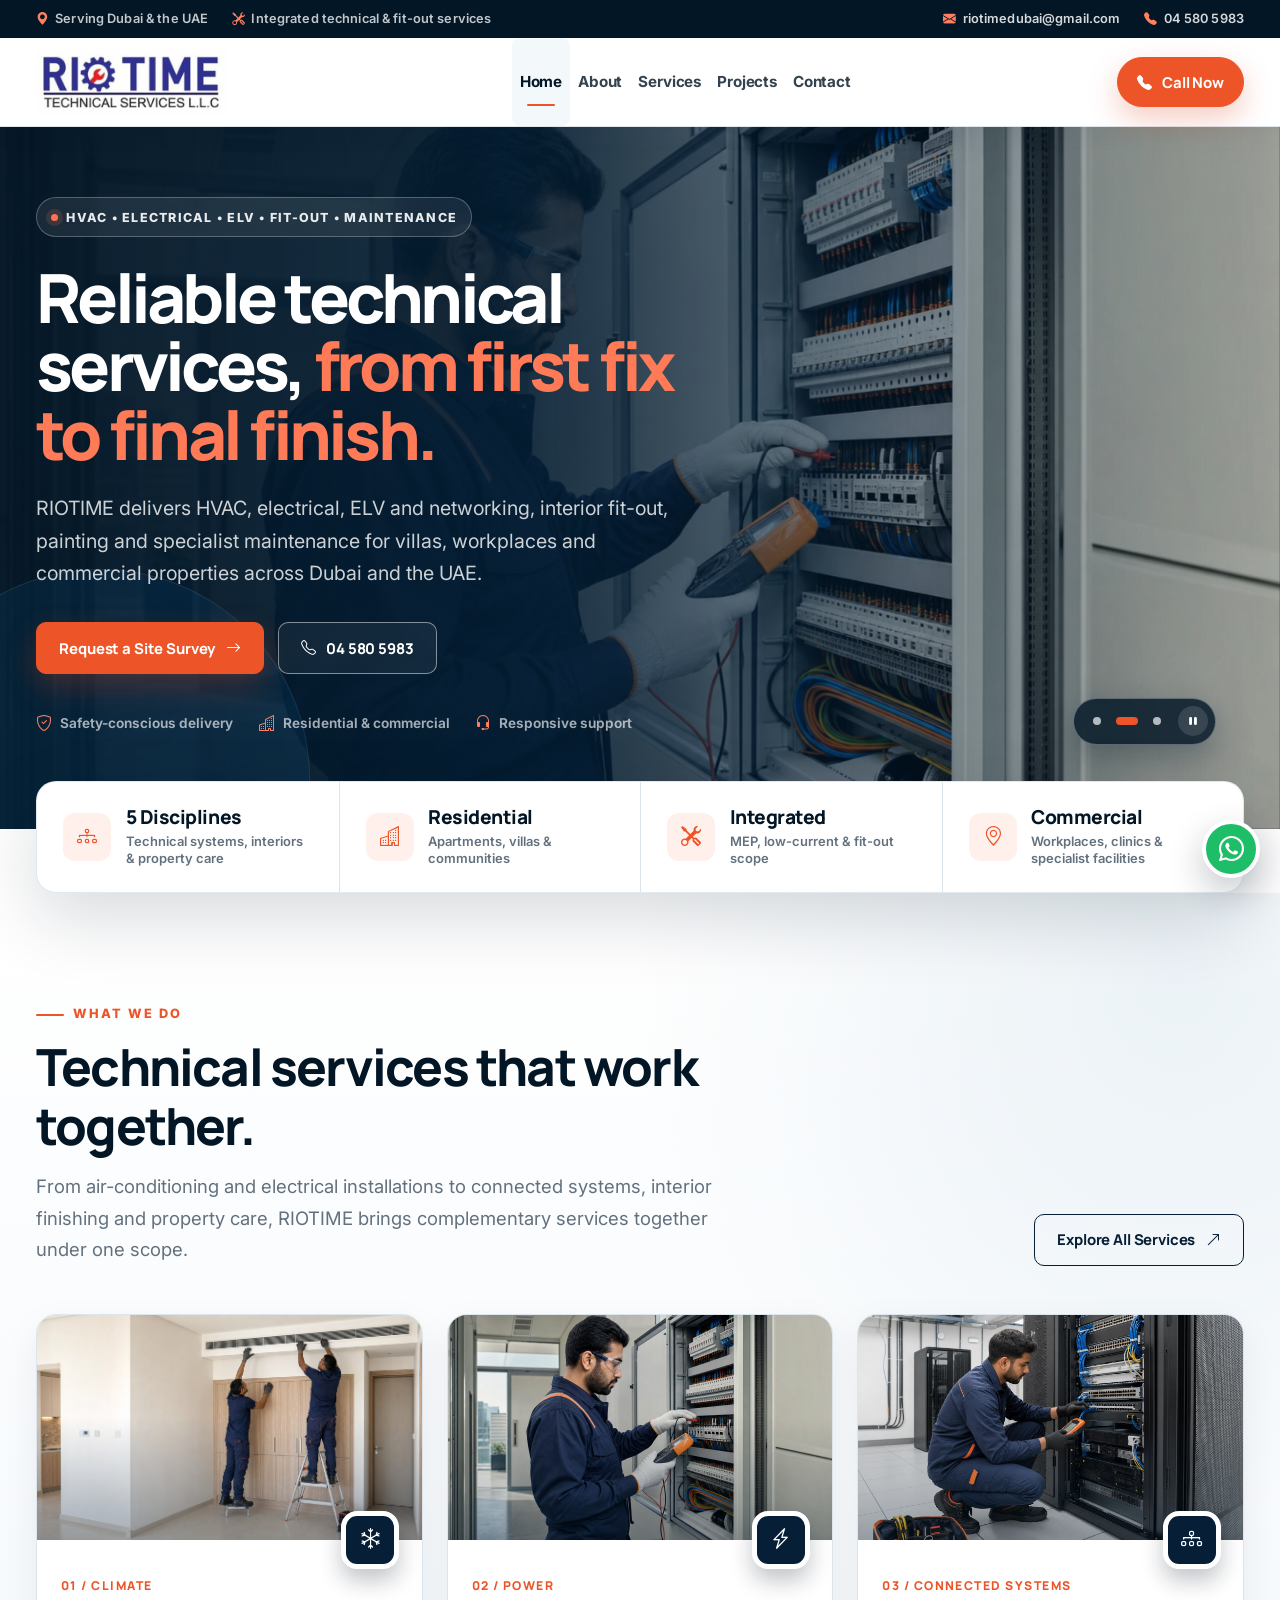
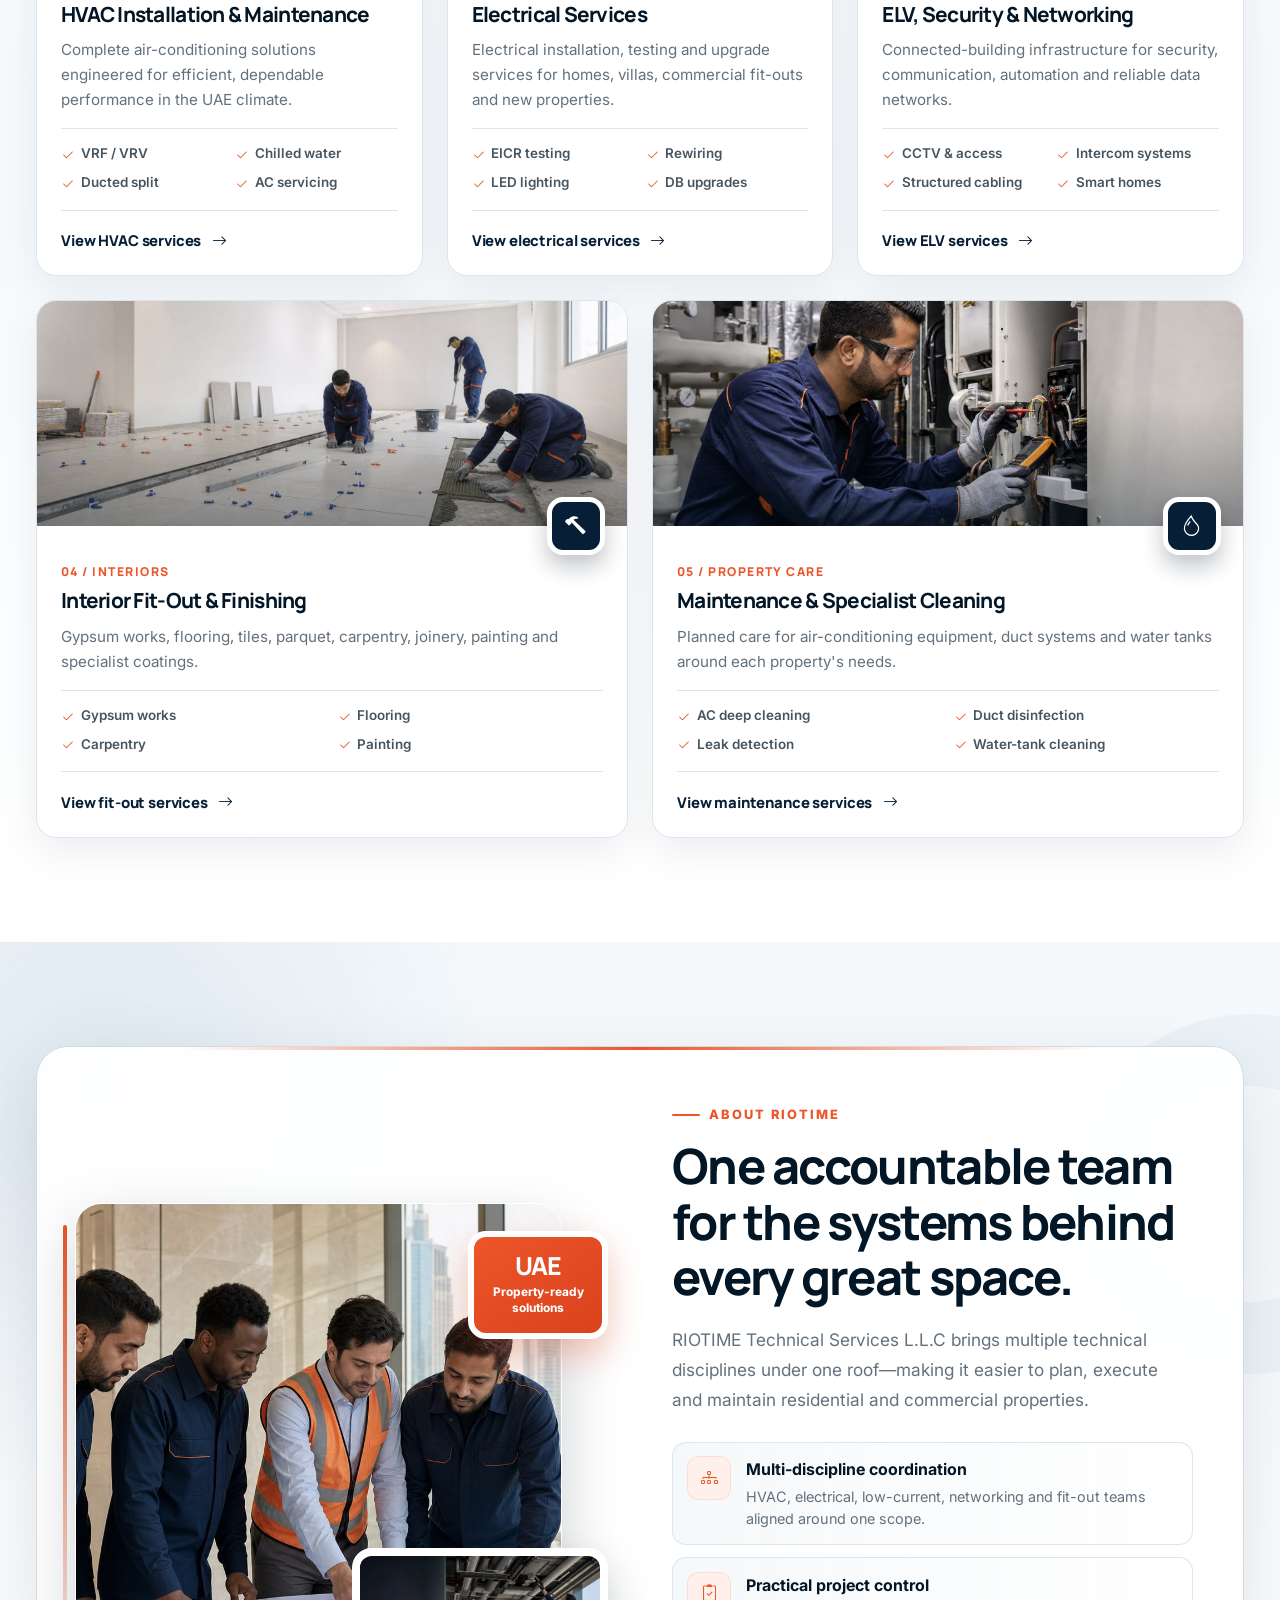
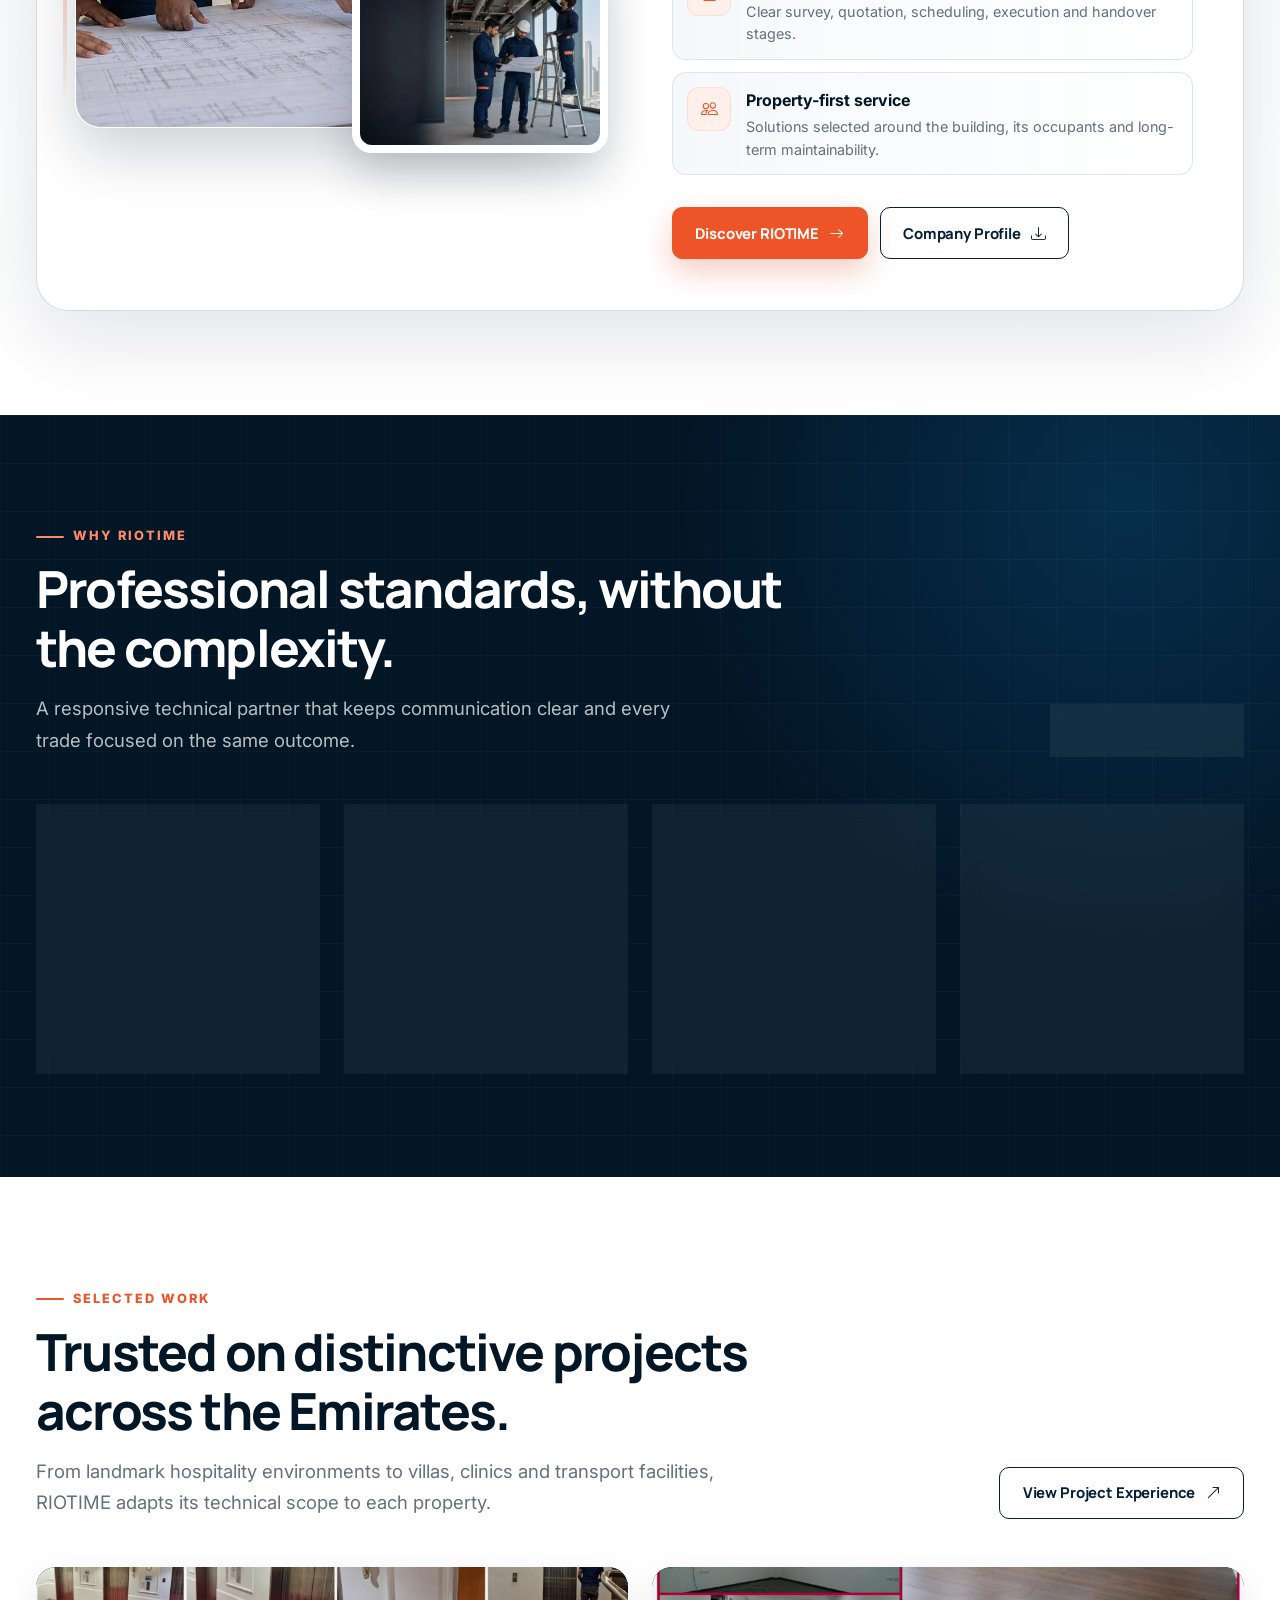
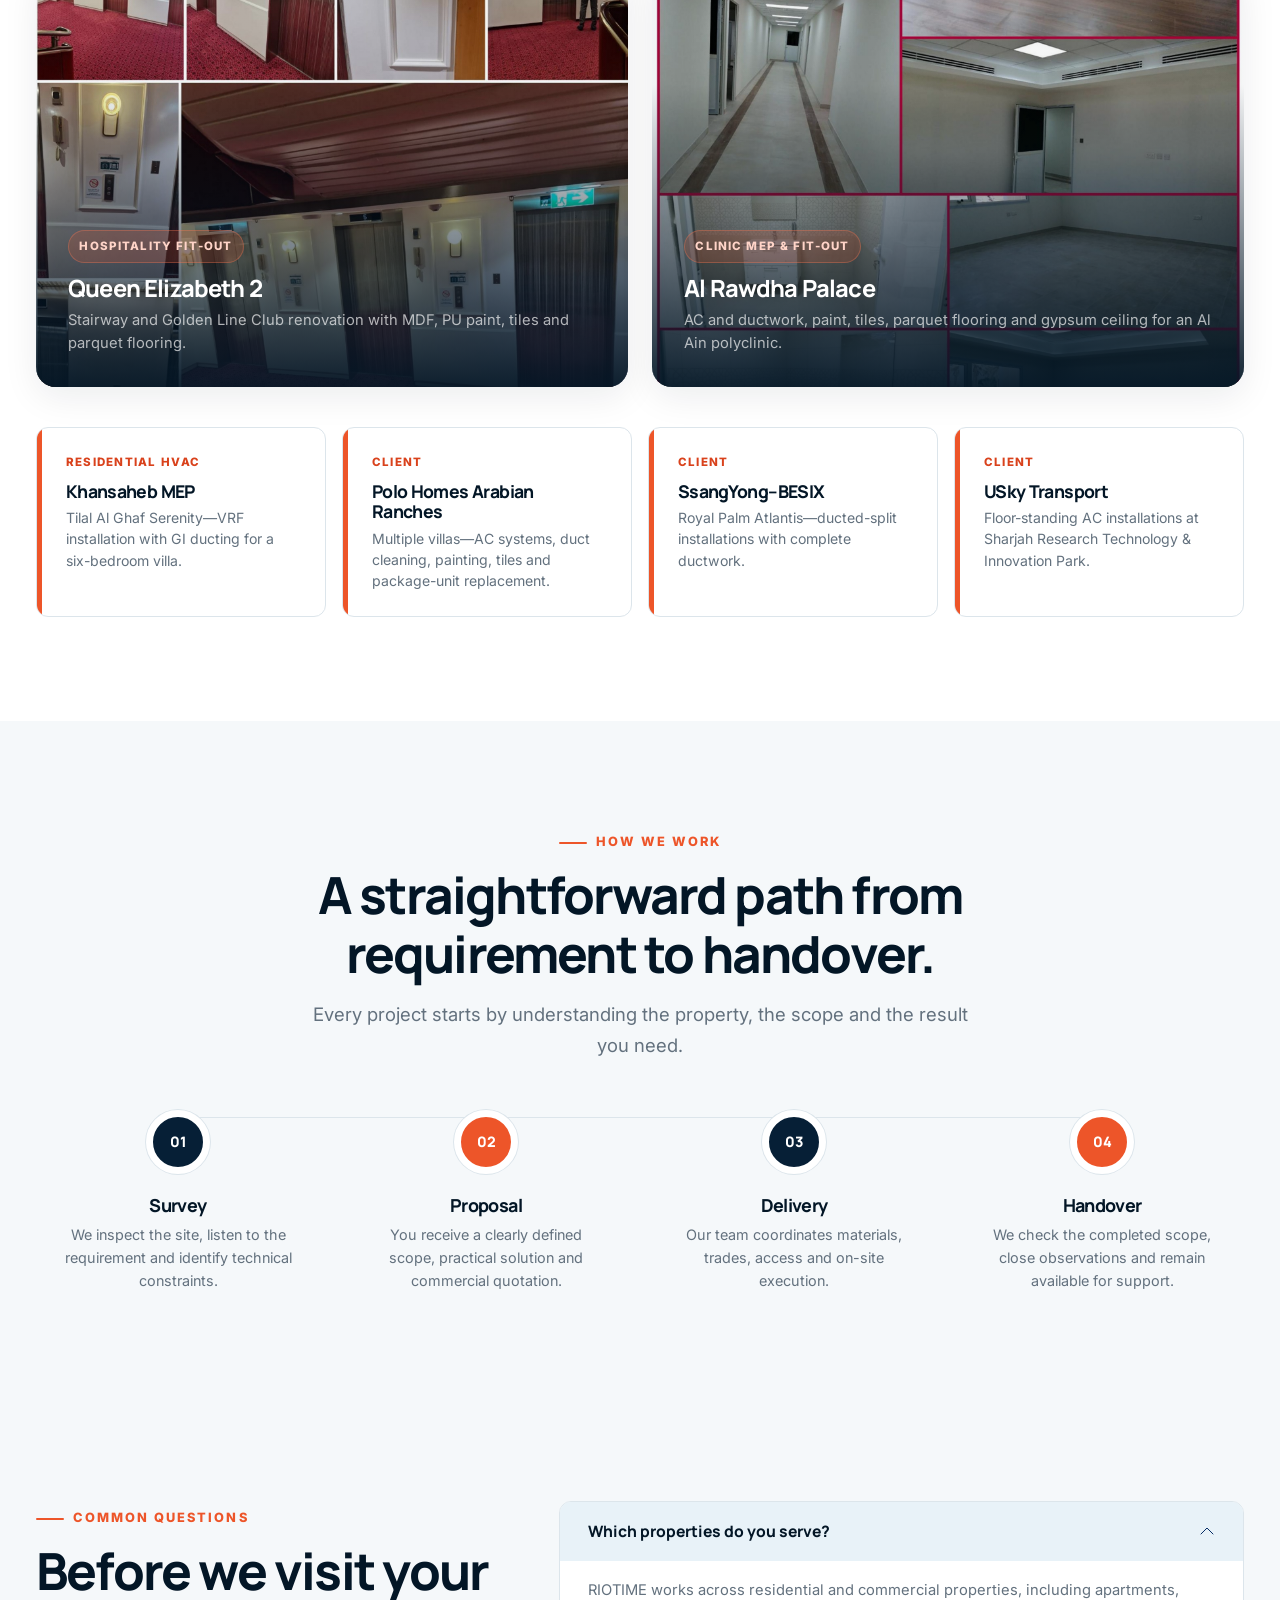
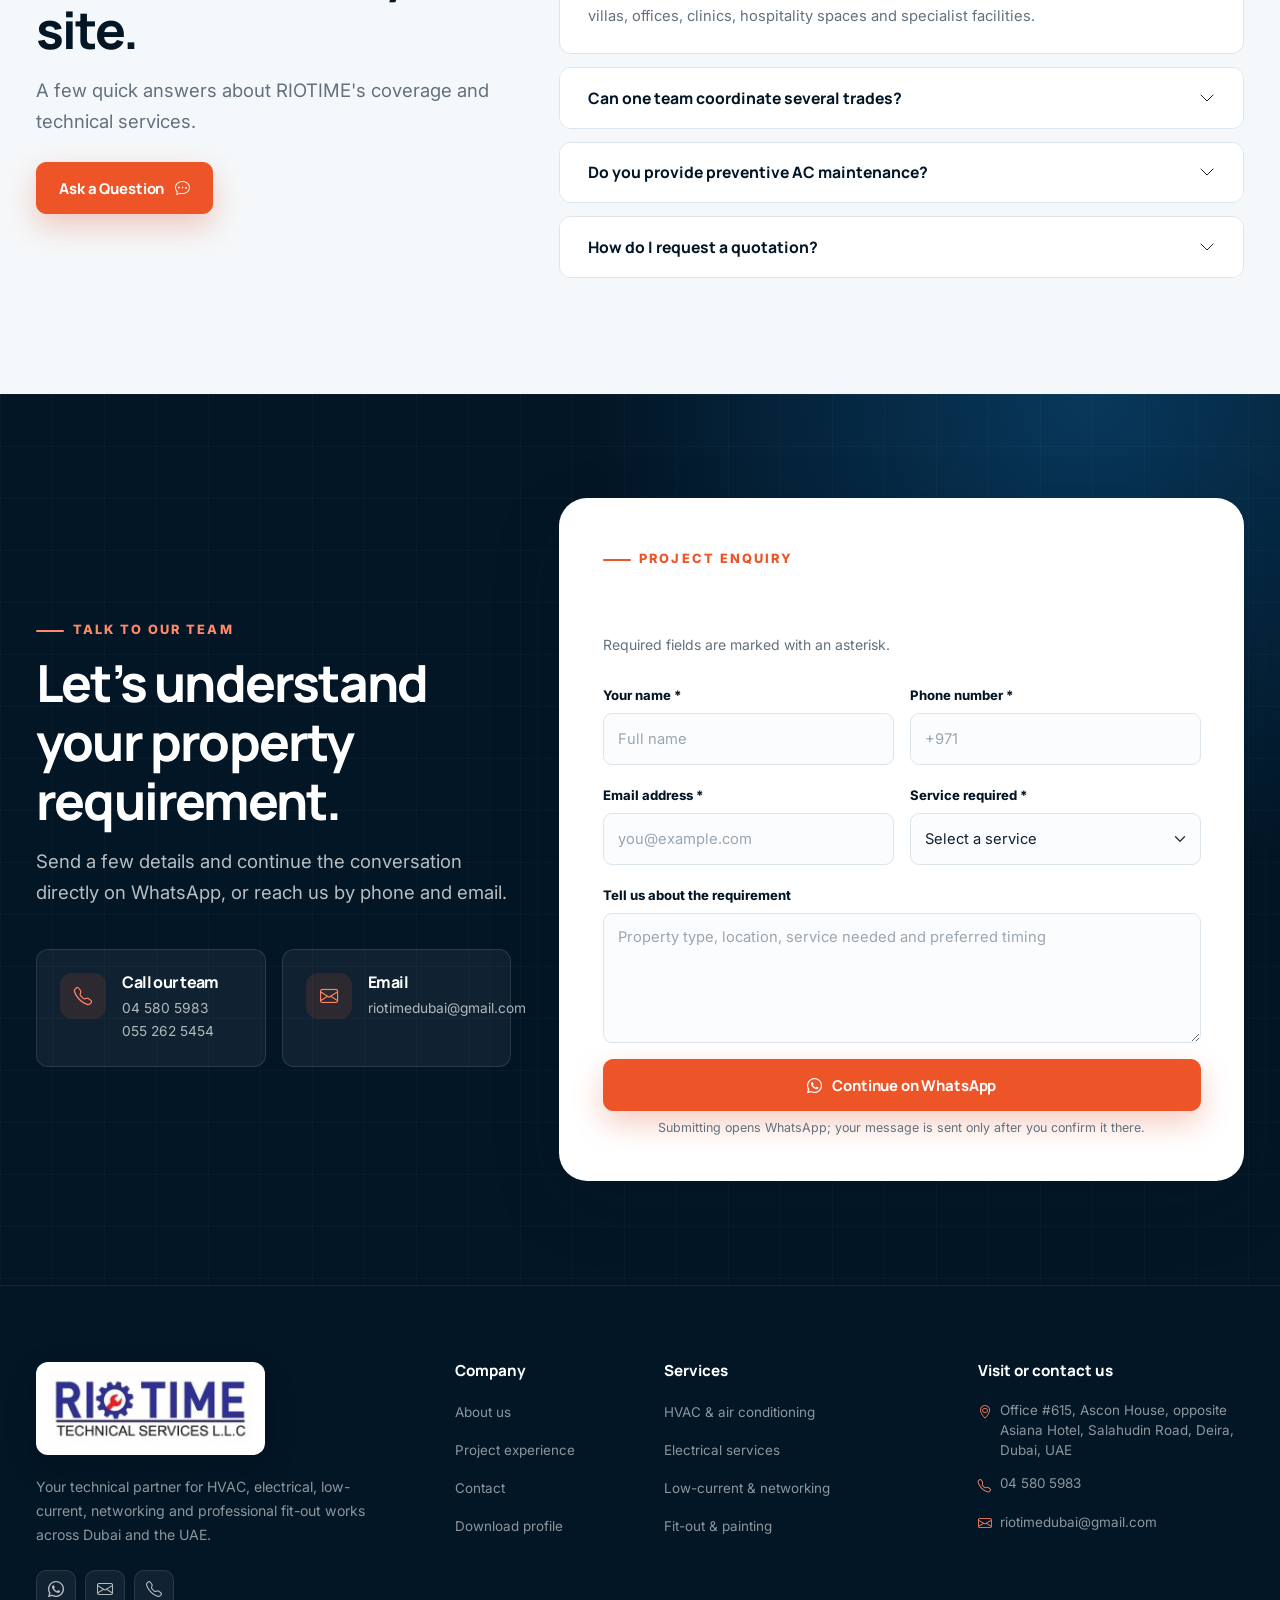
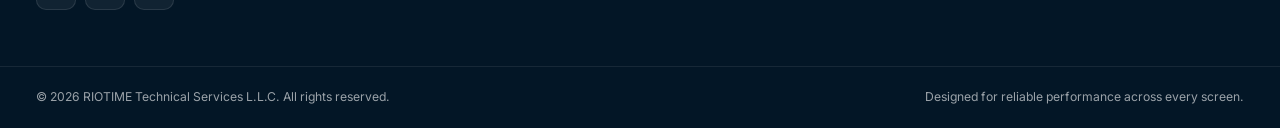
<file: index.html>
<!doctype html>
<html lang="en">
<head>
  <meta charset="utf-8">
  <meta name="viewport" content="width=device-width, initial-scale=1">
  <meta name="description" content="RIOTIME Technical Services provides HVAC, electrical, ELV, networking, interior fit-out and property-maintenance services across Dubai and the UAE.">
  <meta name="robots" content="index, follow, max-image-preview:large">
  <meta name="theme-color" content="#061f36">
  <link rel="canonical" href="https://riotime.ae/">
  <meta property="og:title" content="RIOTIME Technical Services | Dubai, UAE">
  <meta property="og:description" content="Integrated HVAC, electrical, ELV, networking, fit-out and property-maintenance services across Dubai and the UAE.">
  <meta property="og:type" content="website">
  <meta property="og:site_name" content="RIOTIME">
  <meta property="og:locale" content="en_AE">
  <meta property="og:image" content="https://riotime.ae/assets/images/hero-hvac.jpg">
  <meta property="og:image:alt" content="RIOTIME technicians servicing commercial HVAC equipment in Dubai">
  <meta property="og:url" content="https://riotime.ae/">
  <meta name="twitter:card" content="summary_large_image">
  <meta name="twitter:title" content="RIOTIME Technical Services | Dubai, UAE">
  <meta name="twitter:description" content="Integrated HVAC, electrical, ELV, networking, fit-out and property-maintenance services across Dubai and the UAE.">
  <meta name="twitter:image" content="https://riotime.ae/assets/images/hero-hvac.jpg">
  <title>RIOTIME Technical Services | HVAC, Electrical &amp; Fit-Out Dubai</title>

  <link rel="icon" href="assets/images/favicon.svg" type="image/svg+xml">
  <link rel="manifest" href="site.webmanifest">
  <link rel="preconnect" href="https://fonts.googleapis.com">
  <link rel="preconnect" href="https://fonts.gstatic.com" crossorigin>
  <link href="https://fonts.googleapis.com/css2?family=Inter:wght@400;500;600;700&family=Manrope:wght@600;700;800&display=swap" rel="stylesheet">
  <link href="https://cdn.jsdelivr.net/npm/bootstrap@5.3.3/dist/css/bootstrap.min.css" rel="stylesheet" integrity="sha384-QWTKZyjpPEjISv5WaRU9OFeRpok6YctnYmDr5pNlyT2bRjXh0JMhjY6hW+ALEwIH" crossorigin="anonymous">
  <link rel="stylesheet" href="https://cdn.jsdelivr.net/npm/bootstrap-icons@1.11.3/font/bootstrap-icons.min.css">
  <link rel="stylesheet" href="assets/css/style.css">
  <script type="application/ld+json">
  {
    "@context": "https://schema.org",
    "@graph": [
      {
        "@type": "WebSite",
        "@id": "https://riotime.ae/#website",
        "url": "https://riotime.ae/",
        "name": "RIOTIME",
        "alternateName": "Rio Time Technical Services",
        "publisher": {
          "@id": "https://riotime.ae/#organization"
        },
        "inLanguage": "en-AE"
      },
      {
        "@type": "HomeAndConstructionBusiness",
        "@id": "https://riotime.ae/#organization",
        "name": "RIOTIME Technical Services L.L.C",
        "alternateName": "RIOTIME",
        "url": "https://riotime.ae/",
        "logo": "https://riotime.ae/assets/images/riotime-logo.jpg",
        "image": "https://riotime.ae/assets/images/hero-hvac.jpg",
        "email": "riotimedubai@gmail.com",
        "telephone": "+97145805983",
        "description": "HVAC, electrical, ELV, networking, interior fit-out and property-maintenance services across Dubai and the UAE.",
        "address": {
          "@type": "PostalAddress",
          "streetAddress": "Office #615, Ascon House, Salahudin Road, Deira",
          "addressLocality": "Dubai",
          "addressCountry": "AE"
        },
        "areaServed": {
          "@type": "Country",
          "name": "United Arab Emirates"
        },
        "contactPoint": {
          "@type": "ContactPoint",
          "telephone": "+971552625454",
          "contactType": "customer service",
          "areaServed": "AE",
          "availableLanguage": "English"
        }
      }
    ]
  }
  </script>
</head>
<body>
  <a class="skip-link" href="#main-content">Skip to main content</a>

  <header class="site-header sticky-top">
    <div class="utility-bar">
      <div class="container d-flex align-items-center justify-content-between py-2">
        <div class="d-flex align-items-center gap-4">
          <span class="utility-bar__item"><i class="bi bi-geo-alt-fill"></i> Serving Dubai &amp; the UAE</span>
          <span class="utility-bar__item"><i class="bi bi-tools"></i> Integrated technical &amp; fit-out services</span>
        </div>
        <div class="d-flex align-items-center gap-4">
          <a class="utility-bar__item" href="mailto:riotimedubai@gmail.com"><i class="bi bi-envelope-fill"></i> riotimedubai@gmail.com</a>
          <a class="utility-bar__item" href="tel:+97145805983"><i class="bi bi-telephone-fill"></i> 04 580 5983</a>
        </div>
      </div>
    </div>

    <nav class="navbar navbar-expand-lg site-navbar" aria-label="Primary navigation">
      <div class="container">
        <a class="navbar-brand navbar-brand--official" href="./" aria-label="RIOTIME home">
          <img class="brand-logo brand-logo--header" src="assets/images/riotime-logo.jpg" width="431" height="154" alt="RIOTIME Technical Services L.L.C logo">
        </a>

        <button class="navbar-toggler" type="button" data-bs-toggle="collapse" data-bs-target="#mainNav" aria-controls="mainNav" aria-expanded="false" aria-label="Toggle navigation">
          <span class="navbar-toggler-icon"></span>
        </button>

        <div class="collapse navbar-collapse" id="mainNav">
          <ul class="navbar-nav mx-auto">
            <li class="nav-item"><a class="nav-link active" aria-current="page" href="./">Home</a></li>
            <li class="nav-item"><a class="nav-link" href="about">About</a></li>
            <li class="nav-item"><a class="nav-link" href="services">Services</a></li>
            <li class="nav-item"><a class="nav-link" href="projects">Projects</a></li>
            <li class="nav-item"><a class="nav-link" href="contact">Contact</a></li>
          </ul>
          <div class="d-flex flex-column flex-lg-row gap-2 mt-4 mt-lg-0">
            <a class="btn btn-primary" href="tel:+971552625454"><i class="bi bi-telephone-fill"></i> Call Now</a>
          </div>
        </div>
      </div>
    </nav>
  </header>

  <main id="main-content">
    <section class="hero banner-slider banner-slider--home" data-banner-slider data-interval="2000" data-transition="850" aria-labelledby="hero-title">
      <div class="banner-slider__media" aria-hidden="true">
        <div class="banner-slider__slide is-active" data-banner-slide style="--banner-position: center; --banner-mobile-position: 67% center;">
          <img src="assets/images/hero-hvac.jpg" alt="" width="1857" height="847" loading="eager" fetchpriority="high" decoding="async">
        </div>
        <div class="banner-slider__slide" data-banner-slide style="--banner-position: 58% center; --banner-mobile-position: 63% center;">
          <img src="assets/images/service-electrical.jpg" alt="" width="1536" height="1024" loading="eager" decoding="async">
        </div>
        <div class="banner-slider__slide" data-banner-slide style="--banner-position: 58% center; --banner-mobile-position: 62% center;">
          <img src="assets/images/service-fitout.jpg" alt="" width="1536" height="1024" loading="eager" decoding="async">
        </div>
      </div>
      <div class="banner-slider__controls" aria-label="Home banner slideshow controls">
        <div class="banner-slider__dots" role="group" aria-label="Choose a banner image">
          <button class="banner-slider__dot is-active" type="button" data-slide-to="0" aria-label="Show banner slide 1 of 3" aria-current="true"></button>
          <button class="banner-slider__dot" type="button" data-slide-to="1" aria-label="Show banner slide 2 of 3" aria-current="false"></button>
          <button class="banner-slider__dot" type="button" data-slide-to="2" aria-label="Show banner slide 3 of 3" aria-current="false"></button>
        </div>
        <button class="banner-slider__toggle" type="button" data-slider-toggle aria-label="Pause banner slideshow" aria-pressed="false"><i class="bi bi-pause-fill" data-slider-toggle-icon aria-hidden="true"></i></button>
      </div>
      <div class="container">
        <div class="hero__content">
          <div class="hero__badge"><span></span> HVAC • ELECTRICAL • ELV • FIT-OUT • MAINTENANCE</div>
          <h1 id="hero-title">Reliable technical services, <em>from first fix to final finish.</em></h1>
          <p class="hero__lead">RIOTIME delivers HVAC, electrical, ELV and networking, interior fit-out, painting and specialist maintenance for villas, workplaces and commercial properties across Dubai and the UAE.</p>
          <div class="hero__actions">
            <a class="btn btn-primary" href="contact#enquiry"><span>Request a Site Survey</span><i class="bi bi-arrow-right"></i></a>
            <a class="btn btn-outline-light" href="tel:+97145805983"><i class="bi bi-telephone"></i><span>04 580 5983</span></a>
          </div>
          <div class="hero__trust" aria-label="RIOTIME service benefits">
            <span class="hero__trust-item"><i class="bi bi-shield-check"></i> Safety-conscious delivery</span>
            <span class="hero__trust-item"><i class="bi bi-buildings"></i> Residential &amp; commercial</span>
            <span class="hero__trust-item"><i class="bi bi-headset"></i> Responsive support</span>
          </div>
        </div>
      </div>
    </section>

    <section class="trust-strip" aria-label="RIOTIME at a glance">
      <div class="container">
        <div class="trust-strip__inner">
          <div class="trust-stat">
            <span class="trust-stat__icon"><i class="bi bi-diagram-3"></i></span>
            <span><strong class="trust-stat__value">5 Disciplines</strong><span class="trust-stat__label">Technical systems, interiors &amp; property care</span></span>
          </div>
          <div class="trust-stat">
            <span class="trust-stat__icon"><i class="bi bi-buildings"></i></span>
            <span><strong class="trust-stat__value">Residential</strong><span class="trust-stat__label">Apartments, villas &amp; communities</span></span>
          </div>
          <div class="trust-stat">
            <span class="trust-stat__icon"><i class="bi bi-tools"></i></span>
            <span><strong class="trust-stat__value">Integrated</strong><span class="trust-stat__label">MEP, low-current &amp; fit-out scope</span></span>
          </div>
          <div class="trust-stat">
            <span class="trust-stat__icon"><i class="bi bi-geo-alt"></i></span>
            <span><strong class="trust-stat__value">Commercial</strong><span class="trust-stat__label">Workplaces, clinics &amp; specialist facilities</span></span>
          </div>
        </div>
      </div>
    </section>

    <section class="section services-showcase" aria-labelledby="services-title">
      <div class="container">
        <div class="row align-items-end g-4 mb-5">
          <div class="col-lg-8 reveal">
            <span class="section__eyebrow">What we do</span>
            <h2 class="section__title" id="services-title">Technical services that work together.</h2>
            <p class="section__intro">From air-conditioning and electrical installations to connected systems, interior finishing and property care, RIOTIME brings complementary services together under one scope.</p>
          </div>
          <div class="col-lg-4 text-lg-end reveal reveal-delay-1">
            <a class="btn btn-outline-navy" href="services">Explore All Services <i class="bi bi-arrow-up-right"></i></a>
          </div>
        </div>

        <div class="services-grid">
          <div class="services-grid__item reveal">
            <article class="service-card">
              <div class="service-card__media">
                <img src="assets/images/service-linear-diffuser-hd.jpg" alt="Professional technicians installing a linear air-conditioning diffuser in a modern villa" width="1672" height="941" loading="lazy" decoding="async">
              </div>
              <span class="service-card__icon" aria-hidden="true"><i class="bi bi-snow"></i></span>
              <div class="service-card__body">
                <span class="service-card__number">01 / CLIMATE</span>
                <h3>HVAC Installation &amp; Maintenance</h3>
                <p>Complete air-conditioning solutions engineered for efficient, dependable performance in the UAE climate.</p>
                <ul class="service-card__list">
                  <li><i class="bi bi-check2"></i> VRF / VRV</li>
                  <li><i class="bi bi-check2"></i> Chilled water</li>
                  <li><i class="bi bi-check2"></i> Ducted split</li>
                  <li><i class="bi bi-check2"></i> AC servicing</li>
                </ul>
                <a class="btn btn-link-arrow" href="services#hvac">View HVAC services <i class="bi bi-arrow-right"></i></a>
              </div>
            </article>
          </div>

          <div class="services-grid__item reveal reveal-delay-1">
            <article class="service-card">
              <div class="service-card__media">
                <img src="assets/images/service-electrical.jpg" alt="Electrician testing a modern distribution panel" width="1536" height="1024" loading="lazy" decoding="async">
              </div>
              <span class="service-card__icon" aria-hidden="true"><i class="bi bi-lightning-charge"></i></span>
              <div class="service-card__body">
                <span class="service-card__number">02 / POWER</span>
                <h3>Electrical Services</h3>
                <p>Electrical installation, testing and upgrade services for homes, villas, commercial fit-outs and new properties.</p>
                <ul class="service-card__list">
                  <li><i class="bi bi-check2"></i> EICR testing</li>
                  <li><i class="bi bi-check2"></i> Rewiring</li>
                  <li><i class="bi bi-check2"></i> LED lighting</li>
                  <li><i class="bi bi-check2"></i> DB upgrades</li>
                </ul>
                <a class="btn btn-link-arrow" href="services#electrical">View electrical services <i class="bi bi-arrow-right"></i></a>
              </div>
            </article>
          </div>

          <div class="services-grid__item reveal reveal-delay-2">
            <article class="service-card">
              <div class="service-card__media">
                <img src="assets/images/service-elv-networking-hd.jpg" alt="ELV technician testing structured cabling in a professional network rack" width="1448" height="1086" loading="lazy" decoding="async">
              </div>
              <span class="service-card__icon" aria-hidden="true"><i class="bi bi-diagram-3"></i></span>
              <div class="service-card__body">
                <span class="service-card__number">03 / CONNECTED SYSTEMS</span>
                <h3>ELV, Security &amp; Networking</h3>
                <p>Connected-building infrastructure for security, communication, automation and reliable data networks.</p>
                <ul class="service-card__list">
                  <li><i class="bi bi-check2"></i> CCTV &amp; access</li>
                  <li><i class="bi bi-check2"></i> Intercom systems</li>
                  <li><i class="bi bi-check2"></i> Structured cabling</li>
                  <li><i class="bi bi-check2"></i> Smart homes</li>
                </ul>
                <a class="btn btn-link-arrow" href="services#low-current">View ELV services <i class="bi bi-arrow-right"></i></a>
              </div>
            </article>
          </div>

          <div class="services-grid__item reveal">
            <article class="service-card">
              <div class="service-card__media">
                <img src="assets/images/service-tiling-hd.jpg" alt="Professional fit-out team installing porcelain floor tiles with levelling spacers" width="1672" height="941" loading="lazy" decoding="async">
              </div>
              <span class="service-card__icon" aria-hidden="true"><i class="bi bi-hammer"></i></span>
              <div class="service-card__body">
                <span class="service-card__number">04 / INTERIORS</span>
                <h3>Interior Fit-Out &amp; Finishing</h3>
                <p>Gypsum works, flooring, tiles, parquet, carpentry, joinery, painting and specialist coatings.</p>
                <ul class="service-card__list">
                  <li><i class="bi bi-check2"></i> Gypsum works</li>
                  <li><i class="bi bi-check2"></i> Flooring</li>
                  <li><i class="bi bi-check2"></i> Carpentry</li>
                  <li><i class="bi bi-check2"></i> Painting</li>
                </ul>
                <a class="btn btn-link-arrow" href="services#fitout">View fit-out services <i class="bi bi-arrow-right"></i></a>
              </div>
            </article>
          </div>

          <div class="services-grid__item reveal reveal-delay-1">
            <article class="service-card">
              <div class="service-card__media">
                <img src="assets/images/project-maintenance.jpg" alt="Technician carrying out preventive HVAC maintenance" width="1672" height="941" loading="lazy" decoding="async">
              </div>
              <span class="service-card__icon" aria-hidden="true"><i class="bi bi-droplet"></i></span>
              <div class="service-card__body">
                <span class="service-card__number">05 / PROPERTY CARE</span>
                <h3>Maintenance &amp; Specialist Cleaning</h3>
                <p>Planned care for air-conditioning equipment, duct systems and water tanks around each property's needs.</p>
                <ul class="service-card__list">
                  <li><i class="bi bi-check2"></i> AC deep cleaning</li>
                  <li><i class="bi bi-check2"></i> Duct disinfection</li>
                  <li><i class="bi bi-check2"></i> Leak detection</li>
                  <li><i class="bi bi-check2"></i> Water-tank cleaning</li>
                </ul>
                <a class="btn btn-link-arrow" href="services#maintenance">View maintenance services <i class="bi bi-arrow-right"></i></a>
              </div>
            </article>
          </div>
        </div>
      </div>
    </section>

    <section class="section home-about" aria-labelledby="about-title">
      <div class="container">
        <div class="home-about__panel">
          <div class="row align-items-center g-5 home-about__grid">
            <div class="col-lg-6 reveal home-about__visual">
              <div class="image-composition">
                <img class="image-composition__main" src="assets/images/about-team.jpg" width="1672" height="941" alt="RIOTIME technical team reviewing MEP plans" loading="lazy" decoding="async">
                <img class="image-composition__detail" src="assets/images/about-site-survey-hd.jpg" width="1672" height="941" alt="RIOTIME team carrying out a technical site survey" loading="lazy" decoding="async">
                <div class="image-composition__badge"><span><strong>UAE</strong>Property-ready solutions</span></div>
              </div>
            </div>
            <div class="col-lg-6 reveal reveal-delay-1">
              <div class="home-about__content">
                <span class="section__eyebrow">About RIOTIME</span>
                <h2 class="section__title" id="about-title">One accountable team for the systems behind every great space.</h2>
                <p class="section__intro">RIOTIME Technical Services L.L.C brings multiple technical disciplines under one roof—making it easier to plan, execute and maintain residential and commercial properties.</p>
                <ul class="feature-list">
                  <li>
                    <span class="feature-list__icon"><i class="bi bi-diagram-3"></i></span>
                    <span><strong>Multi-discipline coordination</strong><span>HVAC, electrical, low-current, networking and fit-out teams aligned around one scope.</span></span>
                  </li>
                  <li>
                    <span class="feature-list__icon"><i class="bi bi-clipboard2-check"></i></span>
                    <span><strong>Practical project control</strong><span>Clear survey, quotation, scheduling, execution and handover stages.</span></span>
                  </li>
                  <li>
                    <span class="feature-list__icon"><i class="bi bi-people"></i></span>
                    <span><strong>Property-first service</strong><span>Solutions selected around the building, its occupants and long-term maintainability.</span></span>
                  </li>
                </ul>
                <div class="home-about__actions">
                  <a class="btn btn-primary" href="about">Discover RIOTIME <i class="bi bi-arrow-right"></i></a>
                  <a class="btn btn-outline-navy" href="assets/docs/riotime-company-profile.pdf" download>Company Profile <i class="bi bi-download"></i></a>
                </div>
              </div>
            </div>
          </div>
        </div>
      </div>
    </section>

    <section class="section section--navy" aria-labelledby="why-title">
      <div class="container">
        <div class="row g-4 align-items-end mb-5">
          <div class="col-lg-8 reveal">
            <span class="section__eyebrow section__eyebrow--light">Why RIOTIME</span>
            <h2 class="section__title" id="why-title">Professional standards, without the complexity.</h2>
            <p class="section__intro">A responsive technical partner that keeps communication clear and every trade focused on the same outcome.</p>
          </div>
          <div class="col-lg-4 text-lg-end reveal reveal-delay-1">
            <a class="btn btn-outline-light" href="contact">Plan Your Project <i class="bi bi-arrow-up-right"></i></a>
          </div>
        </div>
        <div class="row g-4">
          <div class="col-lg-3 col-md-6 reveal">
            <article class="why-card">
              <span class="why-card__icon"><i class="bi bi-person-gear"></i></span>
              <h3>Experienced specialists</h3>
              <p>Skilled teams for technical installation, diagnosis, repair and precision finishing.</p>
            </article>
          </div>
          <div class="col-lg-3 col-md-6 reveal reveal-delay-1">
            <article class="why-card">
              <span class="why-card__icon"><i class="bi bi-shield-check"></i></span>
              <h3>Safety-conscious work</h3>
              <p>Careful working practices, appropriate PPE and respect for occupied properties.</p>
            </article>
          </div>
          <div class="col-lg-3 col-md-6 reveal reveal-delay-2">
            <article class="why-card">
              <span class="why-card__icon"><i class="bi bi-chat-square-text"></i></span>
              <h3>Clear coordination</h3>
              <p>Simple communication from initial survey through progress updates and handover.</p>
            </article>
          </div>
          <div class="col-lg-3 col-md-6 reveal reveal-delay-3">
            <article class="why-card">
              <span class="why-card__icon"><i class="bi bi-headset"></i></span>
              <h3>Responsive support</h3>
              <p>Reachable, practical communication from the first enquiry through follow-up and handover.</p>
            </article>
          </div>
        </div>
      </div>
    </section>

    <section class="section" aria-labelledby="projects-title">
      <div class="container">
        <div class="row align-items-end g-4 mb-5">
          <div class="col-lg-8 reveal">
            <span class="section__eyebrow">Selected work</span>
            <h2 class="section__title" id="projects-title">Trusted on distinctive projects across the Emirates.</h2>
            <p class="section__intro">From landmark hospitality environments to villas, clinics and transport facilities, RIOTIME adapts its technical scope to each property.</p>
          </div>
          <div class="col-lg-4 text-lg-end reveal reveal-delay-1">
            <a class="btn btn-outline-navy" href="projects">View Project Experience <i class="bi bi-arrow-up-right"></i></a>
          </div>
        </div>

        <div class="row g-4">
          <div class="col-lg-6 reveal">
            <a class="project-card" href="projects#queen-elizabeth-2" aria-label="Read about the Queen Elizabeth 2 project">
              <img src="assets/images/project-qe2.jpg" alt="Completed RIOTIME stairway and interior renovation work aboard Queen Elizabeth 2" width="1800" height="1841" loading="lazy" decoding="async">
              <span class="project-card__arrow"><i class="bi bi-arrow-up-right"></i></span>
              <span class="project-card__content">
                <span class="project-card__type">Hospitality Fit-Out</span>
                <h3>Queen Elizabeth 2</h3>
                <p>Stairway and Golden Line Club renovation with MDF, PU paint, tiles and parquet flooring.</p>
              </span>
            </a>
          </div>
          <div class="col-lg-6 reveal reveal-delay-1">
            <a class="project-card" href="projects#rawdha-palace" aria-label="Read about the Al Rawdha Palace project">
              <img src="assets/images/project-rawdha.jpg" alt="Completed RIOTIME interior and ceiling works at Al Rawdha Palace polyclinic" width="1800" height="1812" loading="lazy" decoding="async">
              <span class="project-card__arrow"><i class="bi bi-arrow-up-right"></i></span>
              <span class="project-card__content">
                <span class="project-card__type">Clinic MEP &amp; Fit-Out</span>
                <h3>Al Rawdha Palace</h3>
                <p>AC and ductwork, paint, tiles, parquet flooring and gypsum ceiling for an Al Ain polyclinic.</p>
              </span>
            </a>
          </div>
        </div>

        <div class="row g-3 mt-4" aria-label="Completed project clients">
          <div class="col-lg-3 col-md-6 reveal">
            <article class="client-card"><span class="client-card__label">Residential HVAC</span><h3>Khansaheb MEP</h3><p>Tilal Al Ghaf Serenity—VRF installation with GI ducting for a six-bedroom villa.</p></article>
          </div>
          <div class="col-lg-3 col-md-6 reveal reveal-delay-1">
            <article class="client-card"><span class="client-card__label">Client</span><h3>Polo Homes Arabian Ranches</h3><p>Multiple villas—AC systems, duct cleaning, painting, tiles and package-unit replacement.</p></article>
          </div>
          <div class="col-lg-3 col-md-6 reveal reveal-delay-2">
            <article class="client-card"><span class="client-card__label">Client</span><h3>SsangYong–BESIX</h3><p>Royal Palm Atlantis—ducted-split installations with complete ductwork.</p></article>
          </div>
          <div class="col-lg-3 col-md-6 reveal reveal-delay-3">
            <article class="client-card"><span class="client-card__label">Client</span><h3>USky Transport</h3><p>Floor-standing AC installations at Sharjah Research Technology &amp; Innovation Park.</p></article>
          </div>
        </div>
      </div>
    </section>

    <section class="section section--surface" aria-labelledby="process-title">
      <div class="container">
        <div class="text-center mx-auto mb-5 reveal">
          <span class="section__eyebrow">How we work</span>
          <h2 class="section__title mx-auto" id="process-title">A straightforward path from requirement to handover.</h2>
          <p class="section__intro mx-auto">Every project starts by understanding the property, the scope and the result you need.</p>
        </div>
        <div class="row g-4 process-grid">
          <div class="col-lg-3 col-sm-6 process-step reveal">
            <span class="process-step__number">01</span>
            <h3>Survey</h3>
            <p>We inspect the site, listen to the requirement and identify technical constraints.</p>
          </div>
          <div class="col-lg-3 col-sm-6 process-step reveal reveal-delay-1">
            <span class="process-step__number">02</span>
            <h3>Proposal</h3>
            <p>You receive a clearly defined scope, practical solution and commercial quotation.</p>
          </div>
          <div class="col-lg-3 col-sm-6 process-step reveal reveal-delay-2">
            <span class="process-step__number">03</span>
            <h3>Delivery</h3>
            <p>Our team coordinates materials, trades, access and on-site execution.</p>
          </div>
          <div class="col-lg-3 col-sm-6 process-step reveal reveal-delay-3">
            <span class="process-step__number">04</span>
            <h3>Handover</h3>
            <p>We check the completed scope, close observations and remain available for support.</p>
          </div>
        </div>
      </div>
    </section>

    <section class="section section--surface" aria-labelledby="faq-title">
      <div class="container">
        <div class="row g-5">
          <div class="col-lg-5 reveal">
            <span class="section__eyebrow">Common questions</span>
            <h2 class="section__title" id="faq-title">Before we visit your site.</h2>
            <p class="section__intro">A few quick answers about RIOTIME's coverage and technical services.</p>
            <div class="mt-4">
              <a class="btn btn-primary" href="contact">Ask a Question <i class="bi bi-chat-dots"></i></a>
            </div>
          </div>
          <div class="col-lg-7 reveal reveal-delay-1">
            <div class="accordion" id="homeFaq">
              <div class="accordion-item">
                <h3 class="accordion-header">
                  <button class="accordion-button" type="button" data-bs-toggle="collapse" data-bs-target="#faqOne" aria-expanded="true" aria-controls="faqOne">Which properties do you serve?</button>
                </h3>
                <div id="faqOne" class="accordion-collapse collapse show" data-bs-parent="#homeFaq">
                  <div class="accordion-body">RIOTIME works across residential and commercial properties, including apartments, villas, offices, clinics, hospitality spaces and specialist facilities.</div>
                </div>
              </div>
              <div class="accordion-item">
                <h3 class="accordion-header">
                  <button class="accordion-button collapsed" type="button" data-bs-toggle="collapse" data-bs-target="#faqTwo" aria-expanded="false" aria-controls="faqTwo">Can one team coordinate several trades?</button>
                </h3>
                <div id="faqTwo" class="accordion-collapse collapse" data-bs-parent="#homeFaq">
                  <div class="accordion-body">Yes. RIOTIME can coordinate HVAC, electrical, low-current, networking, fit-out and painting scopes under one project plan, subject to the site survey and agreed quotation.</div>
                </div>
              </div>
              <div class="accordion-item">
                <h3 class="accordion-header">
                  <button class="accordion-button collapsed" type="button" data-bs-toggle="collapse" data-bs-target="#faqThree" aria-expanded="false" aria-controls="faqThree">Do you provide preventive AC maintenance?</button>
                </h3>
                <div id="faqThree" class="accordion-collapse collapse" data-bs-parent="#homeFaq">
                  <div class="accordion-body">Yes. Services include inspection, deep cleaning and servicing, filter and coil cleaning, refrigerant diagnostics, condenser cleaning, repair and scheduled preventive maintenance.</div>
                </div>
              </div>
              <div class="accordion-item">
                <h3 class="accordion-header">
                  <button class="accordion-button collapsed" type="button" data-bs-toggle="collapse" data-bs-target="#faqFour" aria-expanded="false" aria-controls="faqFour">How do I request a quotation?</button>
                </h3>
                <div id="faqFour" class="accordion-collapse collapse" data-bs-parent="#homeFaq">
                  <div class="accordion-body">Call 04 580 5983 or 055 262 5454, email riotimedubai@gmail.com, or complete the enquiry form below. Share the location, service required and a short description so the team can respond efficiently.</div>
                </div>
              </div>
            </div>
          </div>
        </div>
      </div>
    </section>

    <section class="section contact-hero" id="enquiry" aria-labelledby="contact-title">
      <div class="container">
        <div class="row g-5 align-items-center">
          <div class="col-lg-5 reveal">
            <span class="section__eyebrow section__eyebrow--light">Talk to our team</span>
            <h2 class="section__title" id="contact-title">Let’s understand your property requirement.</h2>
            <p class="section__intro">Send a few details and continue the conversation directly on WhatsApp, or reach us by phone and email.</p>
            <div class="row g-3 mt-4">
              <div class="col-sm-6">
                <div class="contact-info-card">
                  <span class="contact-info-card__icon"><i class="bi bi-telephone"></i></span>
                  <span><h3>Call our team</h3><a href="tel:+97145805983">04 580 5983</a><a href="tel:+971552625454">055 262 5454</a></span>
                </div>
              </div>
              <div class="col-sm-6">
                <div class="contact-info-card">
                  <span class="contact-info-card__icon"><i class="bi bi-envelope"></i></span>
                  <span><h3>Email</h3><a href="mailto:riotimedubai@gmail.com">riotimedubai@gmail.com</a></span>
                </div>
              </div>
            </div>
          </div>

          <div class="col-lg-7 reveal reveal-delay-1">
            <form class="contact-form-card needs-validation" data-whatsapp-form data-whatsapp="971552625454" novalidate>
              <div class="mb-4">
                <span class="section__eyebrow">Project enquiry</span>
                <h2 class="mb-2">Request a site visit</h2>
                <p class="text-muted-rt small mb-0">Required fields are marked with an asterisk.</p>
              </div>
              <div class="row g-3">
                <div class="col-md-6">
                  <label class="form-label" for="home-name">Your name *</label>
                  <input class="form-control" id="home-name" name="name" type="text" autocomplete="name" placeholder="Full name" required>
                  <div class="invalid-feedback">Please enter your name.</div>
                </div>
                <div class="col-md-6">
                  <label class="form-label" for="home-phone">Phone number *</label>
                  <input class="form-control" id="home-phone" name="phone" type="tel" autocomplete="tel" placeholder="+971" required>
                  <div class="invalid-feedback">Please enter your phone number.</div>
                </div>
                <div class="col-md-6">
                  <label class="form-label" for="home-email">Email address *</label>
                  <input class="form-control" id="home-email" name="email" type="email" autocomplete="email" placeholder="you@example.com" required>
                  <div class="invalid-feedback">Please enter a valid email.</div>
                </div>
                <div class="col-md-6">
                  <label class="form-label" for="home-service">Service required *</label>
                  <select class="form-select" id="home-service" name="service" required>
                    <option value="" selected disabled>Select a service</option>
                    <option>HVAC installation or maintenance</option>
                    <option>Electrical services</option>
                    <option>Low-current or networking</option>
                    <option>Interior fit-out</option>
                    <option>Painting or finishing</option>
                    <option>Other requirement</option>
                  </select>
                  <div class="invalid-feedback">Please select a service.</div>
                </div>
                <div class="col-12">
                  <label class="form-label" for="home-message">Tell us about the requirement</label>
                  <textarea class="form-control" id="home-message" name="message" placeholder="Property type, location, service needed and preferred timing"></textarea>
                </div>
                <div class="col-12">
                  <div class="form-alert mb-3">Thank you. WhatsApp is opening with your enquiry ready to send.</div>
                  <button class="btn btn-primary w-100" type="submit"><i class="bi bi-whatsapp"></i> Continue on WhatsApp</button>
                  <p class="form-note text-center mt-2 mb-0">Submitting opens WhatsApp; your message is sent only after you confirm it there.</p>
                </div>
              </div>
            </form>
          </div>
        </div>
      </div>
    </section>
  </main>

  <footer class="site-footer">
    <div class="site-footer__main">
      <div class="container">
        <div class="row g-5">
          <div class="col-lg-4">
            <a class="navbar-brand navbar-brand--official navbar-brand--footer" href="./" aria-label="RIOTIME home">
              <img class="brand-logo brand-logo--footer" src="assets/images/riotime-logo.jpg" width="431" height="154" alt="RIOTIME Technical Services L.L.C logo" loading="lazy" decoding="async">
            </a>
            <p class="site-footer__about">Your technical partner for HVAC, electrical, low-current, networking and professional fit-out works across Dubai and the UAE.</p>
            <div class="footer-socials">
              <a href="https://wa.me/971552625454" target="_blank" rel="noopener" aria-label="WhatsApp RIOTIME"><i class="bi bi-whatsapp"></i></a>
              <a href="mailto:riotimedubai@gmail.com" aria-label="Email RIOTIME"><i class="bi bi-envelope"></i></a>
              <a href="tel:+97145805983" aria-label="Call RIOTIME"><i class="bi bi-telephone"></i></a>
            </div>
          </div>
          <div class="col-6 col-lg-2">
            <h3>Company</h3>
            <ul class="footer-links">
              <li><a href="about">About us</a></li>
              <li><a href="projects">Project experience</a></li>
              <li><a href="contact">Contact</a></li>
              <li><a href="assets/docs/riotime-company-profile.pdf" download>Download profile</a></li>
            </ul>
          </div>
          <div class="col-6 col-lg-3">
            <h3>Services</h3>
            <ul class="footer-links">
              <li><a href="services#hvac">HVAC &amp; air conditioning</a></li>
              <li><a href="services#electrical">Electrical services</a></li>
              <li><a href="services#low-current">Low-current &amp; networking</a></li>
              <li><a href="services#fitout">Fit-out &amp; painting</a></li>
            </ul>
          </div>
          <div class="col-lg-3">
            <h3>Visit or contact us</h3>
            <ul class="footer-links">
              <li><span><i class="bi bi-geo-alt"></i> Office #615, Ascon House, opposite Asiana Hotel, Salahudin Road, Deira, Dubai, UAE</span></li>
              <li><a href="tel:+97145805983"><i class="bi bi-telephone"></i> 04 580 5983</a></li>
              <li><a href="mailto:riotimedubai@gmail.com"><i class="bi bi-envelope"></i> riotimedubai@gmail.com</a></li>
            </ul>
          </div>
        </div>
      </div>
    </div>
    <div class="site-footer__bottom">
      <div class="container d-flex flex-column flex-md-row align-items-center justify-content-between gap-2">
        <span>&copy; <span data-current-year></span> RIOTIME Technical Services L.L.C. All rights reserved.</span>
        <span>Designed for reliable performance across every screen.</span>
      </div>
    </div>
  </footer>

  <a class="floating-whatsapp" href="https://wa.me/971552625454?text=Hello%20RIOTIME%2C%20I%20would%20like%20to%20discuss%20a%20technical%20service." target="_blank" rel="noopener" aria-label="Chat with RIOTIME on WhatsApp"><i class="bi bi-whatsapp"></i></a>
  <button class="back-to-top" type="button" aria-label="Back to top"><i class="bi bi-chevron-up"></i></button>
  <div class="mobile-action-bar" aria-label="Quick contact actions">
    <a href="tel:+971552625454"><i class="bi bi-telephone-fill"></i> Call RIOTIME</a>
    <a href="https://wa.me/971552625454" target="_blank" rel="noopener"><i class="bi bi-whatsapp"></i> WhatsApp</a>
  </div>

  <script src="https://cdn.jsdelivr.net/npm/bootstrap@5.3.3/dist/js/bootstrap.bundle.min.js" integrity="sha384-YvpcrYf0tY3lHB60NNkmXc5s9fDVZLESaAA55NDzOxhy9GkcIdslK1eN7N6jIeHz" crossorigin="anonymous"></script>
  <script src="assets/js/main.js"></script>
</body>
</html>
</file>
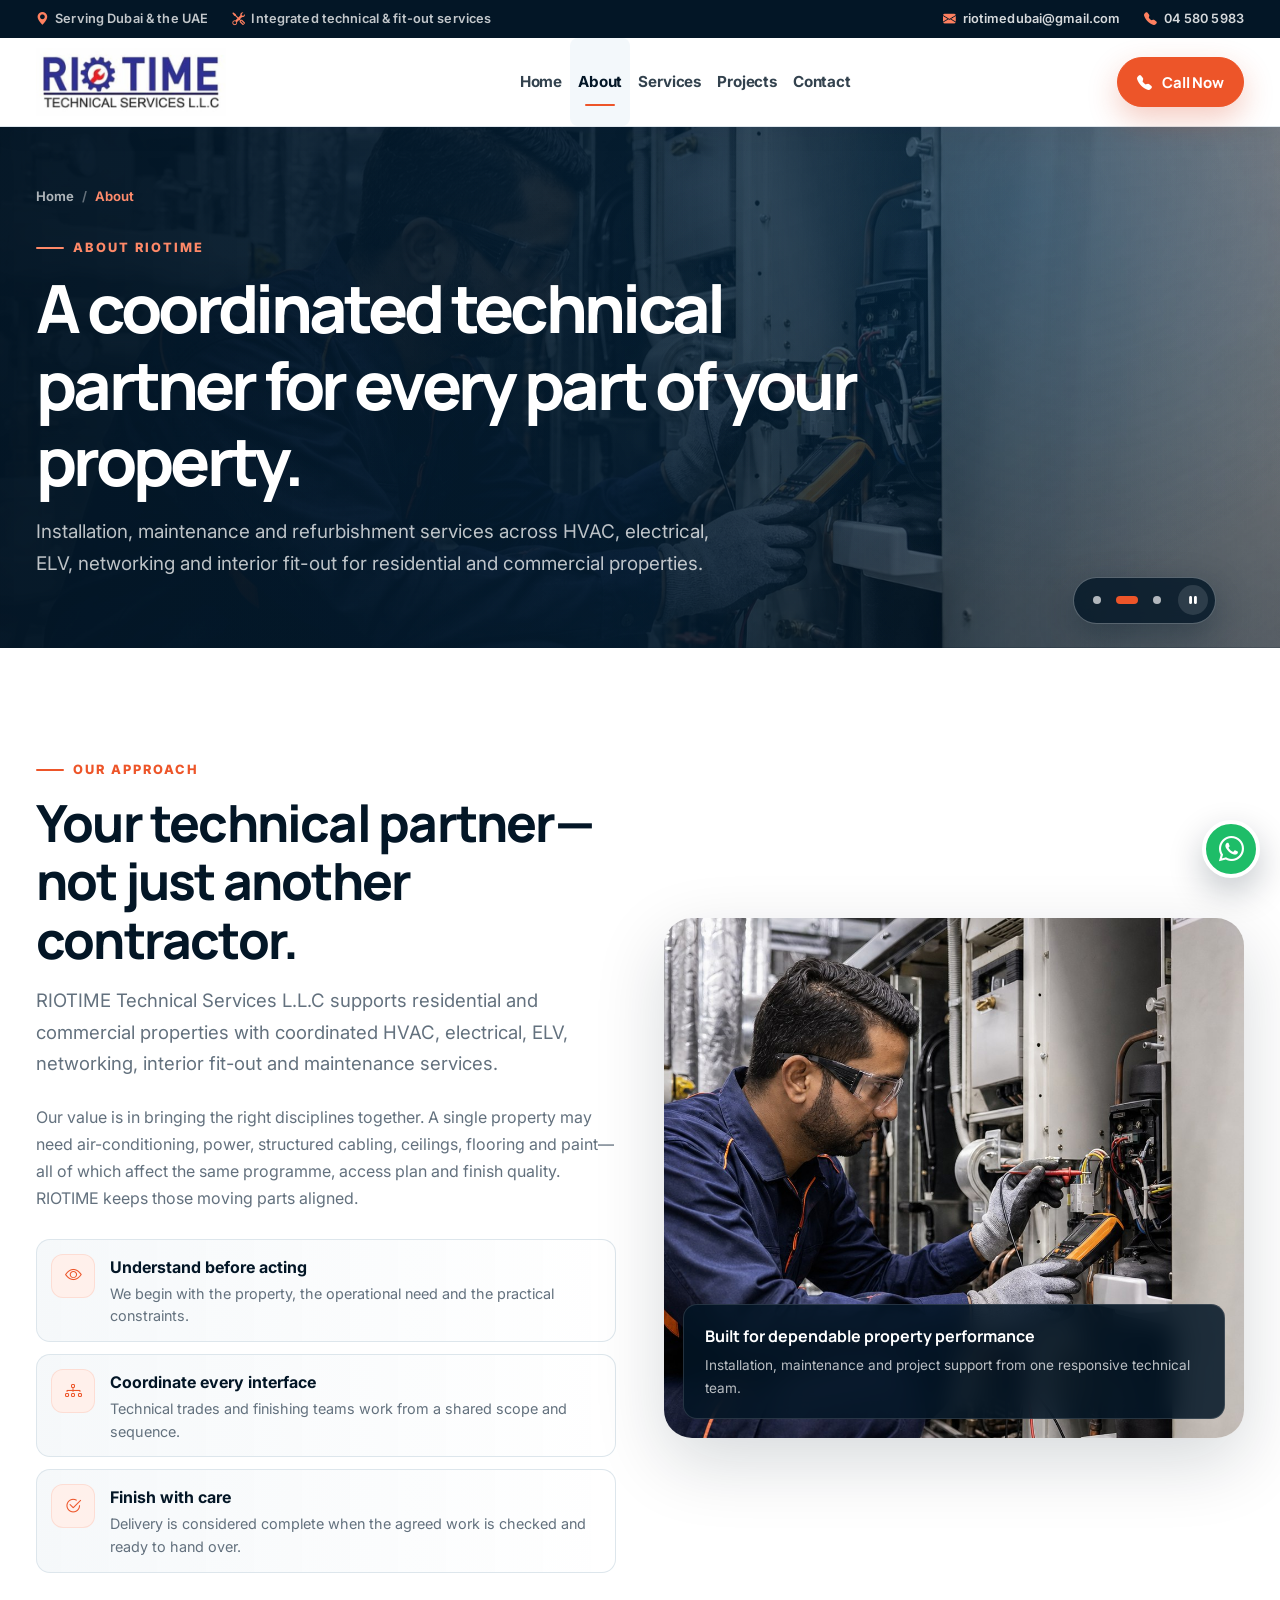
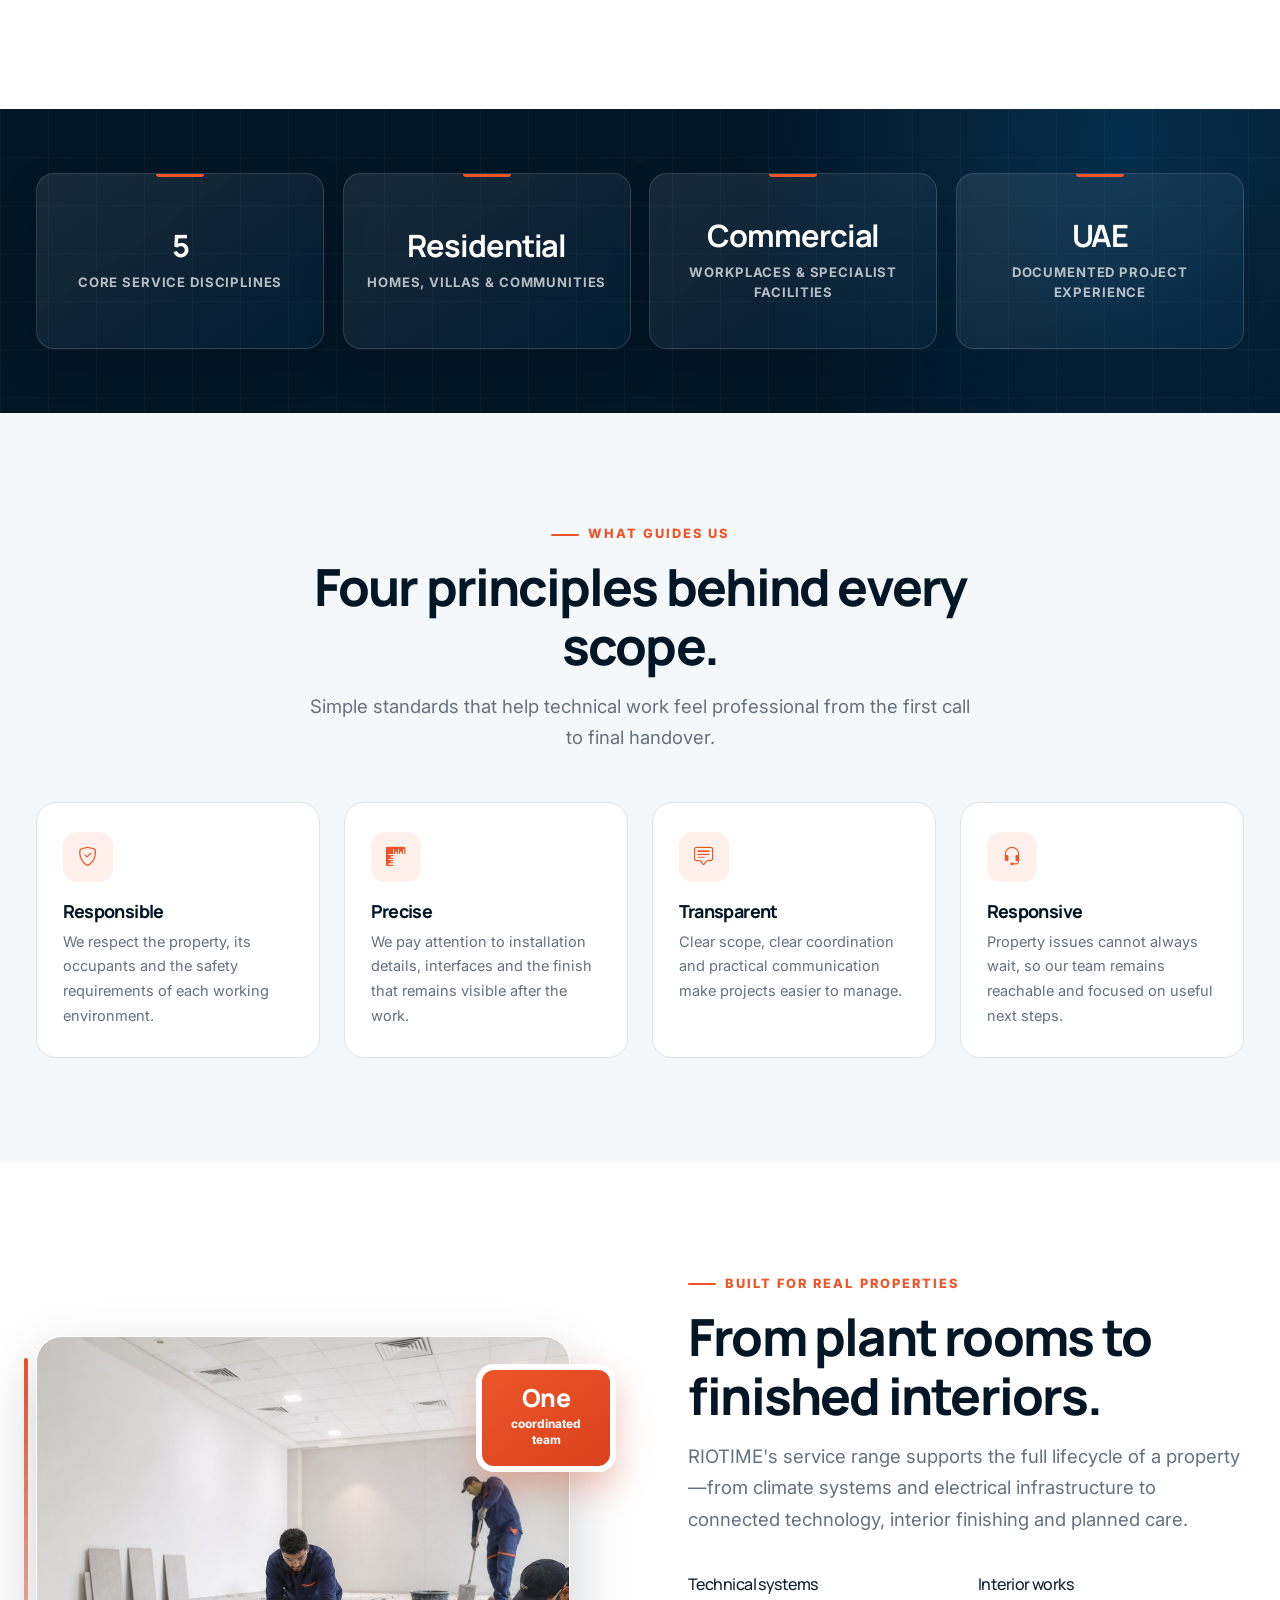
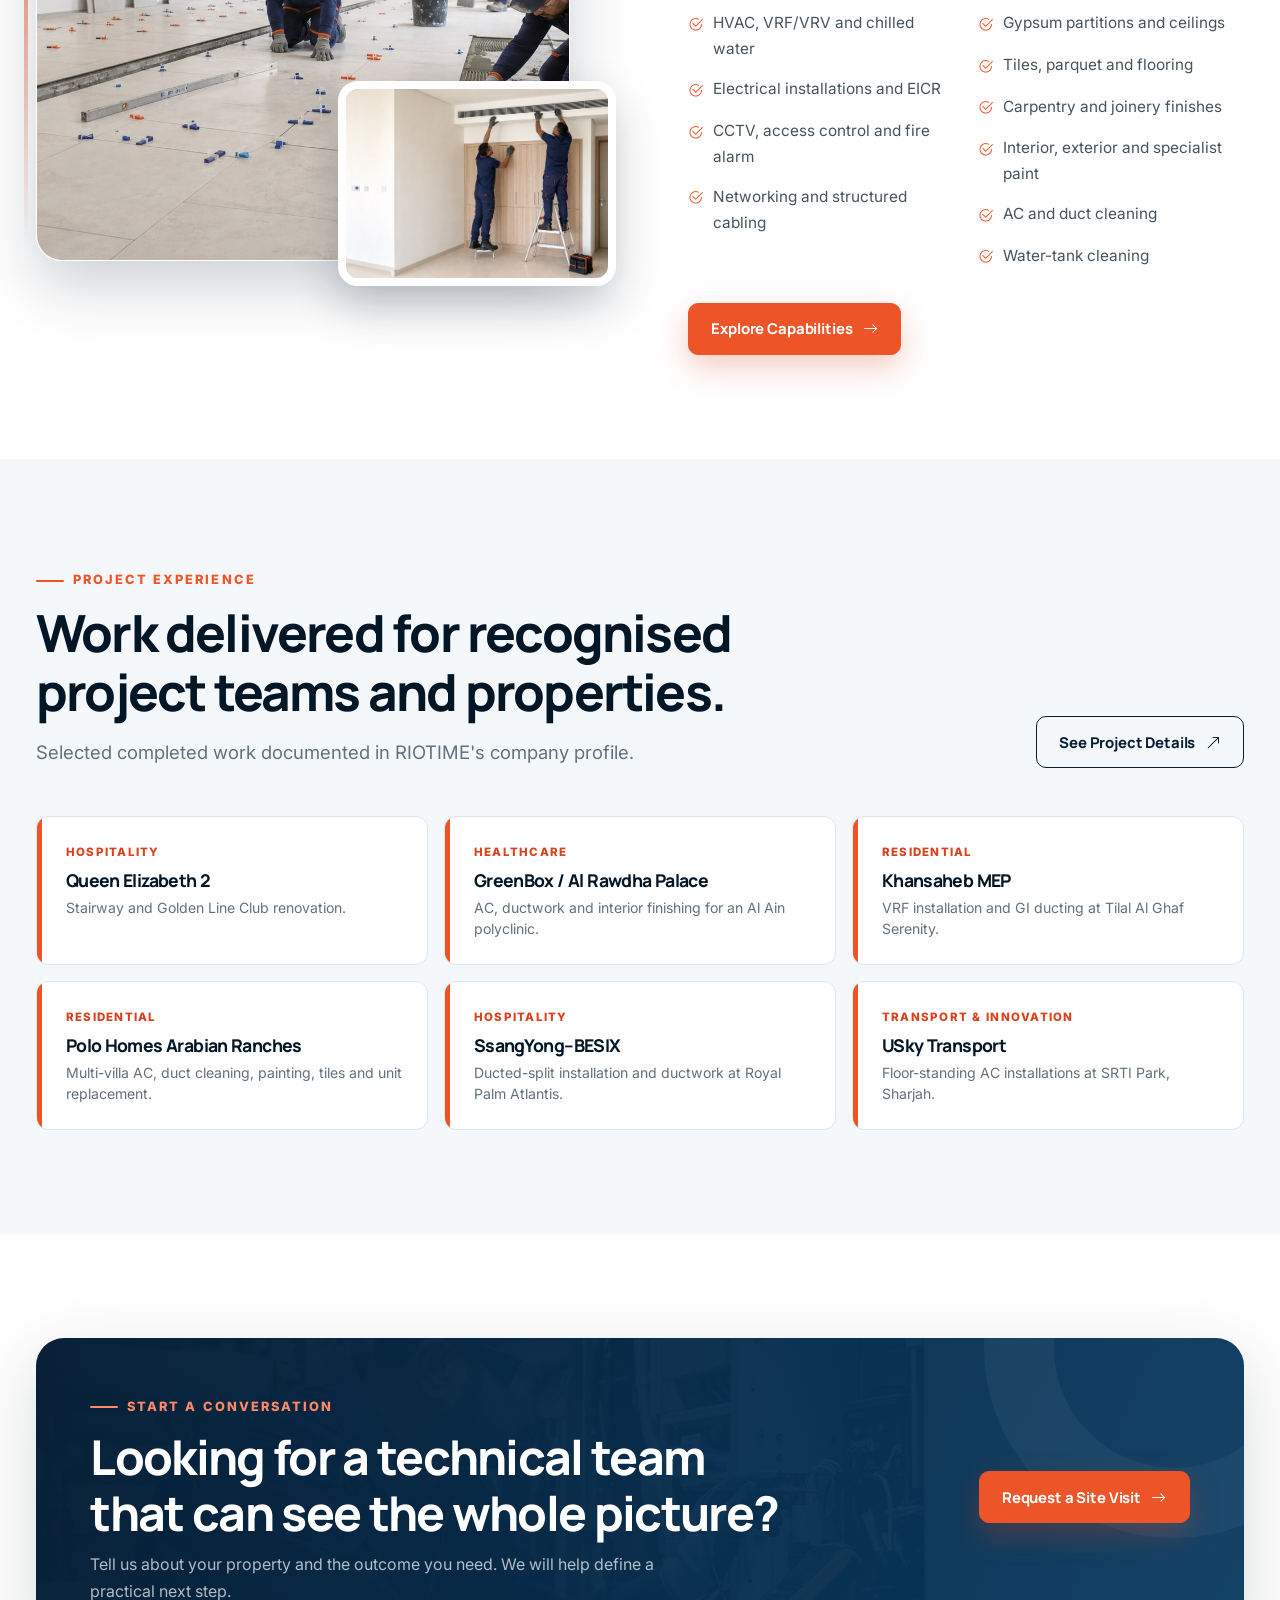
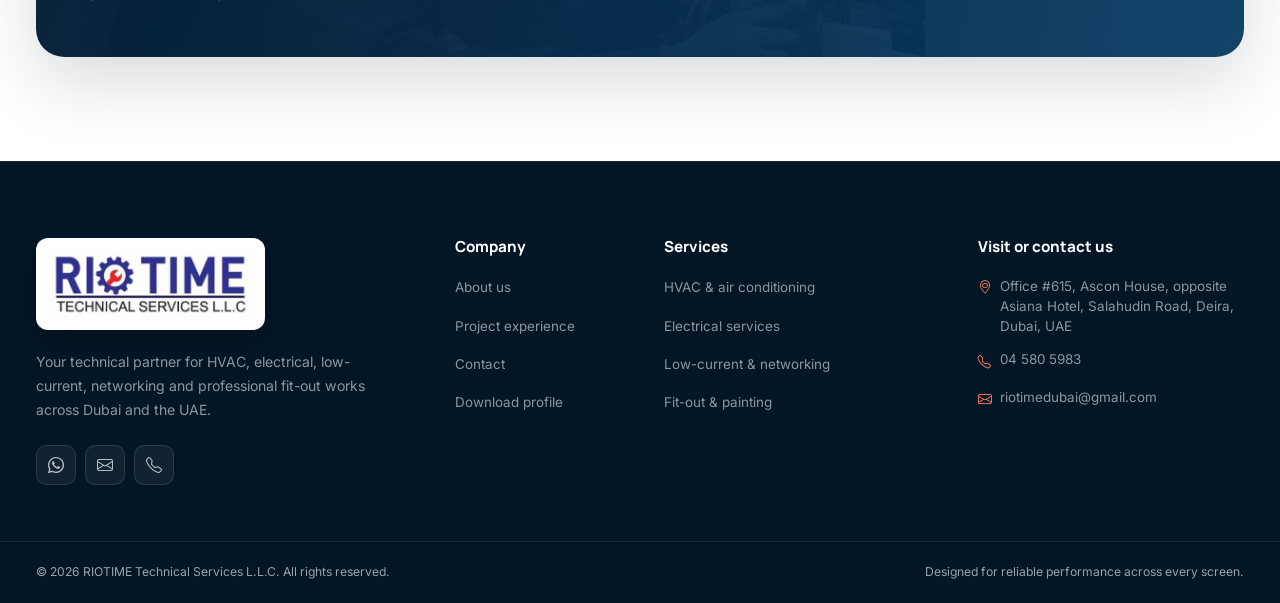
<file: about.html>
<!doctype html>
<html lang="en">
<head>
  <meta charset="utf-8">
  <meta name="viewport" content="width=device-width, initial-scale=1">
  <meta name="description" content="Learn about RIOTIME Technical Services L.L.C, a multidisciplinary technical-services partner for properties across Dubai and the UAE.">
  <meta name="robots" content="index, follow, max-image-preview:large">
  <meta name="theme-color" content="#061f36">
  <link rel="canonical" href="https://riotime.ae/about">
  <meta property="og:title" content="About RIOTIME | Technical Services in Dubai">
  <meta property="og:description" content="Learn about RIOTIME, a multidisciplinary technical-services partner for properties across Dubai and the UAE.">
  <meta property="og:type" content="website">
  <meta property="og:site_name" content="RIOTIME">
  <meta property="og:locale" content="en_AE">
  <meta property="og:image" content="https://riotime.ae/assets/images/about-team.jpg">
  <meta property="og:image:alt" content="RIOTIME technical team reviewing MEP plans">
  <meta property="og:url" content="https://riotime.ae/about">
  <meta name="twitter:card" content="summary_large_image">
  <meta name="twitter:title" content="About RIOTIME | Technical Services in Dubai">
  <meta name="twitter:description" content="Learn about RIOTIME, a multidisciplinary technical-services partner for properties across Dubai and the UAE.">
  <meta name="twitter:image" content="https://riotime.ae/assets/images/about-team.jpg">
  <title>About RIOTIME | Technical Services in Dubai</title>
  <link rel="icon" href="assets/images/favicon.svg" type="image/svg+xml">
  <link rel="manifest" href="site.webmanifest">
  <link rel="preconnect" href="https://fonts.googleapis.com">
  <link rel="preconnect" href="https://fonts.gstatic.com" crossorigin>
  <link href="https://fonts.googleapis.com/css2?family=Inter:wght@400;500;600;700&family=Manrope:wght@600;700;800&display=swap" rel="stylesheet">
  <link href="https://cdn.jsdelivr.net/npm/bootstrap@5.3.3/dist/css/bootstrap.min.css" rel="stylesheet" integrity="sha384-QWTKZyjpPEjISv5WaRU9OFeRpok6YctnYmDr5pNlyT2bRjXh0JMhjY6hW+ALEwIH" crossorigin="anonymous">
  <link rel="stylesheet" href="https://cdn.jsdelivr.net/npm/bootstrap-icons@1.11.3/font/bootstrap-icons.min.css">
  <link rel="stylesheet" href="assets/css/style.css">
</head>
<body>
  <a class="skip-link" href="#main-content">Skip to main content</a>

  <header class="site-header sticky-top">
    <div class="utility-bar">
      <div class="container d-flex align-items-center justify-content-between py-2">
        <div class="d-flex align-items-center gap-4">
          <span class="utility-bar__item"><i class="bi bi-geo-alt-fill"></i> Serving Dubai &amp; the UAE</span>
          <span class="utility-bar__item"><i class="bi bi-tools"></i> Integrated technical &amp; fit-out services</span>
        </div>
        <div class="d-flex align-items-center gap-4">
          <a class="utility-bar__item" href="mailto:riotimedubai@gmail.com"><i class="bi bi-envelope-fill"></i> riotimedubai@gmail.com</a>
          <a class="utility-bar__item" href="tel:+97145805983"><i class="bi bi-telephone-fill"></i> 04 580 5983</a>
        </div>
      </div>
    </div>
    <nav class="navbar navbar-expand-lg site-navbar" aria-label="Primary navigation">
      <div class="container">
        <a class="navbar-brand navbar-brand--official" href="./" aria-label="RIOTIME home">
          <img class="brand-logo brand-logo--header" src="assets/images/riotime-logo.jpg" width="431" height="154" alt="RIOTIME Technical Services L.L.C logo">
        </a>
        <button class="navbar-toggler" type="button" data-bs-toggle="collapse" data-bs-target="#mainNav" aria-controls="mainNav" aria-expanded="false" aria-label="Toggle navigation"><span class="navbar-toggler-icon"></span></button>
        <div class="collapse navbar-collapse" id="mainNav">
          <ul class="navbar-nav mx-auto">
            <li class="nav-item"><a class="nav-link" href="./">Home</a></li>
            <li class="nav-item"><a class="nav-link active" aria-current="page" href="about">About</a></li>
            <li class="nav-item"><a class="nav-link" href="services">Services</a></li>
            <li class="nav-item"><a class="nav-link" href="projects">Projects</a></li>
            <li class="nav-item"><a class="nav-link" href="contact">Contact</a></li>
          </ul>
          <div class="d-flex flex-column flex-lg-row gap-2 mt-4 mt-lg-0"><a class="btn btn-primary" href="tel:+971552625454"><i class="bi bi-telephone-fill"></i> Call Now</a></div>
        </div>
      </div>
    </nav>
  </header>

  <main id="main-content">
    <section class="page-hero page-hero--about banner-slider banner-slider--about" data-banner-slider data-interval="2000" data-transition="850" aria-labelledby="page-title">
      <div class="banner-slider__media" aria-hidden="true">
        <div class="banner-slider__slide is-active" data-banner-slide style="--banner-position: 62% center; --banner-mobile-position: 64% center;">
          <img src="assets/images/about-team.jpg" alt="" width="1672" height="941" loading="eager" fetchpriority="high" decoding="async">
        </div>
        <div class="banner-slider__slide" data-banner-slide style="--banner-position: 62% center; --banner-mobile-position: 66% center;">
          <img src="assets/images/project-maintenance.jpg" alt="" width="1672" height="941" loading="eager" decoding="async">
        </div>
        <div class="banner-slider__slide" data-banner-slide style="--banner-position: center; --banner-mobile-position: 70% center;">
          <img src="assets/images/about-site-survey-hd.jpg" alt="" width="1672" height="941" loading="eager" decoding="async">
        </div>
      </div>
      <div class="banner-slider__controls" aria-label="About banner slideshow controls">
        <div class="banner-slider__dots" role="group" aria-label="Choose a banner image">
          <button class="banner-slider__dot is-active" type="button" data-slide-to="0" aria-label="Show banner slide 1 of 3" aria-current="true"></button>
          <button class="banner-slider__dot" type="button" data-slide-to="1" aria-label="Show banner slide 2 of 3" aria-current="false"></button>
          <button class="banner-slider__dot" type="button" data-slide-to="2" aria-label="Show banner slide 3 of 3" aria-current="false"></button>
        </div>
        <button class="banner-slider__toggle" type="button" data-slider-toggle aria-label="Pause banner slideshow" aria-pressed="false"><i class="bi bi-pause-fill" data-slider-toggle-icon aria-hidden="true"></i></button>
      </div>
      <div class="container">
        <nav aria-label="Breadcrumb">
          <ol class="breadcrumb"><li class="breadcrumb-item"><a href="./">Home</a></li><li class="breadcrumb-item active" aria-current="page">About</li></ol>
        </nav>
        <span class="section__eyebrow section__eyebrow--light">About RIOTIME</span>
        <h1 id="page-title">A coordinated technical partner for every part of your property.</h1>
        <p>Installation, maintenance and refurbishment services across HVAC, electrical, ELV, networking and interior fit-out for residential and commercial properties.</p>
      </div>
    </section>

    <section class="section" aria-labelledby="story-title">
      <div class="container">
        <div class="row g-5 align-items-center">
          <div class="col-lg-6 reveal">
            <span class="section__eyebrow">Our approach</span>
            <h2 class="section__title" id="story-title">Your technical partner—not just another contractor.</h2>
            <p class="section__intro">RIOTIME Technical Services L.L.C supports residential and commercial properties with coordinated HVAC, electrical, ELV, networking, interior fit-out and maintenance services.</p>
            <p class="text-muted-rt mt-4">Our value is in bringing the right disciplines together. A single property may need air-conditioning, power, structured cabling, ceilings, flooring and paint—all of which affect the same programme, access plan and finish quality. RIOTIME keeps those moving parts aligned.</p>
            <ul class="feature-list">
              <li><span class="feature-list__icon"><i class="bi bi-eye"></i></span><span><strong>Understand before acting</strong><span>We begin with the property, the operational need and the practical constraints.</span></span></li>
              <li><span class="feature-list__icon"><i class="bi bi-diagram-3"></i></span><span><strong>Coordinate every interface</strong><span>Technical trades and finishing teams work from a shared scope and sequence.</span></span></li>
              <li><span class="feature-list__icon"><i class="bi bi-check2-circle"></i></span><span><strong>Finish with care</strong><span>Delivery is considered complete when the agreed work is checked and ready to hand over.</span></span></li>
            </ul>
          </div>
          <div class="col-lg-6 reveal reveal-delay-1">
            <div class="service-detail__image">
            <img src="assets/images/project-maintenance.jpg" alt="RIOTIME technician testing equipment during planned maintenance" width="1672" height="941" loading="lazy" decoding="async">
              <div class="service-detail__image-badge"><strong>Built for dependable property performance</strong>Installation, maintenance and project support from one responsive technical team.</div>
            </div>
          </div>
        </div>
      </div>
    </section>

    <section class="section--compact section--navy about-metrics" aria-label="RIOTIME overview">
      <div class="container">
        <div class="row g-3 align-items-stretch">
          <div class="col-6 col-xl-3 reveal"><div class="metric-card"><strong>5</strong><span>Core service disciplines</span></div></div>
          <div class="col-6 col-xl-3 reveal reveal-delay-1"><div class="metric-card"><strong>Residential</strong><span>Homes, villas &amp; communities</span></div></div>
          <div class="col-6 col-xl-3 reveal reveal-delay-2"><div class="metric-card"><strong>Commercial</strong><span>Workplaces &amp; specialist facilities</span></div></div>
          <div class="col-6 col-xl-3 reveal reveal-delay-3"><div class="metric-card"><strong>UAE</strong><span>Documented project experience</span></div></div>
        </div>
      </div>
    </section>

    <section class="section section--surface" aria-labelledby="values-title">
      <div class="container">
        <div class="text-center mx-auto mb-5 reveal">
          <span class="section__eyebrow">What guides us</span>
          <h2 class="section__title mx-auto" id="values-title">Four principles behind every scope.</h2>
          <p class="section__intro mx-auto">Simple standards that help technical work feel professional from the first call to final handover.</p>
        </div>
        <div class="row g-4">
          <div class="col-lg-3 col-md-6 reveal">
            <article class="value-card"><span class="value-card__icon"><i class="bi bi-shield-check"></i></span><h3>Responsible</h3><p>We respect the property, its occupants and the safety requirements of each working environment.</p></article>
          </div>
          <div class="col-lg-3 col-md-6 reveal reveal-delay-1">
            <article class="value-card"><span class="value-card__icon"><i class="bi bi-rulers"></i></span><h3>Precise</h3><p>We pay attention to installation details, interfaces and the finish that remains visible after the work.</p></article>
          </div>
          <div class="col-lg-3 col-md-6 reveal reveal-delay-2">
            <article class="value-card"><span class="value-card__icon"><i class="bi bi-chat-square-text"></i></span><h3>Transparent</h3><p>Clear scope, clear coordination and practical communication make projects easier to manage.</p></article>
          </div>
          <div class="col-lg-3 col-md-6 reveal reveal-delay-3">
            <article class="value-card"><span class="value-card__icon"><i class="bi bi-headset"></i></span><h3>Responsive</h3><p>Property issues cannot always wait, so our team remains reachable and focused on useful next steps.</p></article>
          </div>
        </div>
      </div>
    </section>

    <section class="section" aria-labelledby="capabilities-title">
      <div class="container">
        <div class="row g-5 align-items-center">
          <div class="col-lg-6 reveal">
            <div class="image-composition">
              <img class="image-composition__main" src="assets/images/service-tiling-hd.jpg" alt="Professional fit-out team installing porcelain floor tiles" width="1672" height="941" loading="lazy" decoding="async">
              <img class="image-composition__detail" src="assets/images/service-linear-diffuser-hd.jpg" alt="HVAC technicians installing a linear air diffuser" width="1672" height="941" loading="lazy" decoding="async">
              <div class="image-composition__badge"><span><strong>One</strong>coordinated team</span></div>
            </div>
          </div>
          <div class="col-lg-6 ps-lg-5 reveal reveal-delay-1">
            <span class="section__eyebrow">Built for real properties</span>
            <h2 class="section__title" id="capabilities-title">From plant rooms to finished interiors.</h2>
            <p class="section__intro">RIOTIME's service range supports the full lifecycle of a property—from climate systems and electrical infrastructure to connected technology, interior finishing and planned care.</p>
            <div class="row g-4 mt-3">
              <div class="col-sm-6">
                <h3 class="h6 mb-3">Technical systems</h3>
                <ul class="quality-list">
                  <li><i class="bi bi-check2-circle"></i> HVAC, VRF/VRV and chilled water</li>
                  <li><i class="bi bi-check2-circle"></i> Electrical installations and EICR</li>
                  <li><i class="bi bi-check2-circle"></i> CCTV, access control and fire alarm</li>
                  <li><i class="bi bi-check2-circle"></i> Networking and structured cabling</li>
                </ul>
              </div>
              <div class="col-sm-6">
                <h3 class="h6 mb-3">Interior works</h3>
                <ul class="quality-list">
                  <li><i class="bi bi-check2-circle"></i> Gypsum partitions and ceilings</li>
                  <li><i class="bi bi-check2-circle"></i> Tiles, parquet and flooring</li>
                  <li><i class="bi bi-check2-circle"></i> Carpentry and joinery finishes</li>
                  <li><i class="bi bi-check2-circle"></i> Interior, exterior and specialist paint</li>
                  <li><i class="bi bi-check2-circle"></i> AC and duct cleaning</li>
                  <li><i class="bi bi-check2-circle"></i> Water-tank cleaning</li>
                </ul>
              </div>
            </div>
            <a class="btn btn-primary mt-3" href="services">Explore Capabilities <i class="bi bi-arrow-right"></i></a>
          </div>
        </div>
      </div>
    </section>

    <section class="section section--surface" aria-labelledby="clients-title">
      <div class="container">
        <div class="row g-4 align-items-end mb-5">
          <div class="col-lg-8 reveal">
            <span class="section__eyebrow">Project experience</span>
            <h2 class="section__title" id="clients-title">Work delivered for recognised project teams and properties.</h2>
            <p class="section__intro">Selected completed work documented in RIOTIME's company profile.</p>
          </div>
          <div class="col-lg-4 text-lg-end reveal reveal-delay-1"><a class="btn btn-outline-navy" href="projects">See Project Details <i class="bi bi-arrow-up-right"></i></a></div>
        </div>
        <div class="row g-3">
          <div class="col-lg-4 col-md-6 reveal"><article class="client-card"><span class="client-card__label">Hospitality</span><h3>Queen Elizabeth 2</h3><p>Stairway and Golden Line Club renovation.</p></article></div>
          <div class="col-lg-4 col-md-6 reveal reveal-delay-1"><article class="client-card"><span class="client-card__label">Healthcare</span><h3>GreenBox / Al Rawdha Palace</h3><p>AC, ductwork and interior finishing for an Al Ain polyclinic.</p></article></div>
          <div class="col-lg-4 col-md-6 reveal reveal-delay-2"><article class="client-card"><span class="client-card__label">Residential</span><h3>Khansaheb MEP</h3><p>VRF installation and GI ducting at Tilal Al Ghaf Serenity.</p></article></div>
          <div class="col-lg-4 col-md-6 reveal"><article class="client-card"><span class="client-card__label">Residential</span><h3>Polo Homes Arabian Ranches</h3><p>Multi-villa AC, duct cleaning, painting, tiles and unit replacement.</p></article></div>
          <div class="col-lg-4 col-md-6 reveal reveal-delay-1"><article class="client-card"><span class="client-card__label">Hospitality</span><h3>SsangYong–BESIX</h3><p>Ducted-split installation and ductwork at Royal Palm Atlantis.</p></article></div>
          <div class="col-lg-4 col-md-6 reveal reveal-delay-2"><article class="client-card"><span class="client-card__label">Transport &amp; Innovation</span><h3>USky Transport</h3><p>Floor-standing AC installations at SRTI Park, Sharjah.</p></article></div>
        </div>
      </div>
    </section>

    <section class="section">
      <div class="container">
        <div class="cta-panel reveal">
          <div class="row g-4 align-items-center">
            <div class="col-lg-8">
              <span class="section__eyebrow section__eyebrow--light">Start a conversation</span>
              <h2>Looking for a technical team that can see the whole picture?</h2>
              <p>Tell us about your property and the outcome you need. We will help define a practical next step.</p>
            </div>
            <div class="col-lg-4 text-lg-end">
              <a class="btn btn-primary" href="contact#enquiry">Request a Site Visit <i class="bi bi-arrow-right"></i></a>
            </div>
          </div>
        </div>
      </div>
    </section>
  </main>

  <footer class="site-footer">
    <div class="site-footer__main">
      <div class="container">
        <div class="row g-5">
          <div class="col-lg-4">
            <a class="navbar-brand navbar-brand--official navbar-brand--footer" href="./" aria-label="RIOTIME home"><img class="brand-logo brand-logo--footer" src="assets/images/riotime-logo.jpg" width="431" height="154" alt="RIOTIME Technical Services L.L.C logo" loading="lazy" decoding="async"></a>
            <p class="site-footer__about">Your technical partner for HVAC, electrical, low-current, networking and professional fit-out works across Dubai and the UAE.</p>
            <div class="footer-socials"><a href="https://wa.me/971552625454" target="_blank" rel="noopener" aria-label="WhatsApp RIOTIME"><i class="bi bi-whatsapp"></i></a><a href="mailto:riotimedubai@gmail.com" aria-label="Email RIOTIME"><i class="bi bi-envelope"></i></a><a href="tel:+97145805983" aria-label="Call RIOTIME"><i class="bi bi-telephone"></i></a></div>
          </div>
          <div class="col-6 col-lg-2"><h3>Company</h3><ul class="footer-links"><li><a href="about">About us</a></li><li><a href="projects">Project experience</a></li><li><a href="contact">Contact</a></li><li><a href="assets/docs/riotime-company-profile.pdf" download>Download profile</a></li></ul></div>
          <div class="col-6 col-lg-3"><h3>Services</h3><ul class="footer-links"><li><a href="services#hvac">HVAC &amp; air conditioning</a></li><li><a href="services#electrical">Electrical services</a></li><li><a href="services#low-current">Low-current &amp; networking</a></li><li><a href="services#fitout">Fit-out &amp; painting</a></li></ul></div>
          <div class="col-lg-3"><h3>Visit or contact us</h3><ul class="footer-links"><li><span><i class="bi bi-geo-alt"></i> Office #615, Ascon House, opposite Asiana Hotel, Salahudin Road, Deira, Dubai, UAE</span></li><li><a href="tel:+97145805983"><i class="bi bi-telephone"></i> 04 580 5983</a></li><li><a href="mailto:riotimedubai@gmail.com"><i class="bi bi-envelope"></i> riotimedubai@gmail.com</a></li></ul></div>
        </div>
      </div>
    </div>
    <div class="site-footer__bottom"><div class="container d-flex flex-column flex-md-row align-items-center justify-content-between gap-2"><span>&copy; <span data-current-year></span> RIOTIME Technical Services L.L.C. All rights reserved.</span><span>Designed for reliable performance across every screen.</span></div></div>
  </footer>

  <a class="floating-whatsapp" href="https://wa.me/971552625454?text=Hello%20RIOTIME%2C%20I%20would%20like%20to%20discuss%20a%20technical%20service." target="_blank" rel="noopener" aria-label="Chat with RIOTIME on WhatsApp"><i class="bi bi-whatsapp"></i></a>
  <button class="back-to-top" type="button" aria-label="Back to top"><i class="bi bi-chevron-up"></i></button>
  <div class="mobile-action-bar" aria-label="Quick contact actions"><a href="tel:+971552625454"><i class="bi bi-telephone-fill"></i> Call RIOTIME</a><a href="https://wa.me/971552625454" target="_blank" rel="noopener"><i class="bi bi-whatsapp"></i> WhatsApp</a></div>

  <script src="https://cdn.jsdelivr.net/npm/bootstrap@5.3.3/dist/js/bootstrap.bundle.min.js" integrity="sha384-YvpcrYf0tY3lHB60NNkmXc5s9fDVZLESaAA55NDzOxhy9GkcIdslK1eN7N6jIeHz" crossorigin="anonymous"></script>
  <script src="assets/js/main.js"></script>
</body>
</html>
</file>
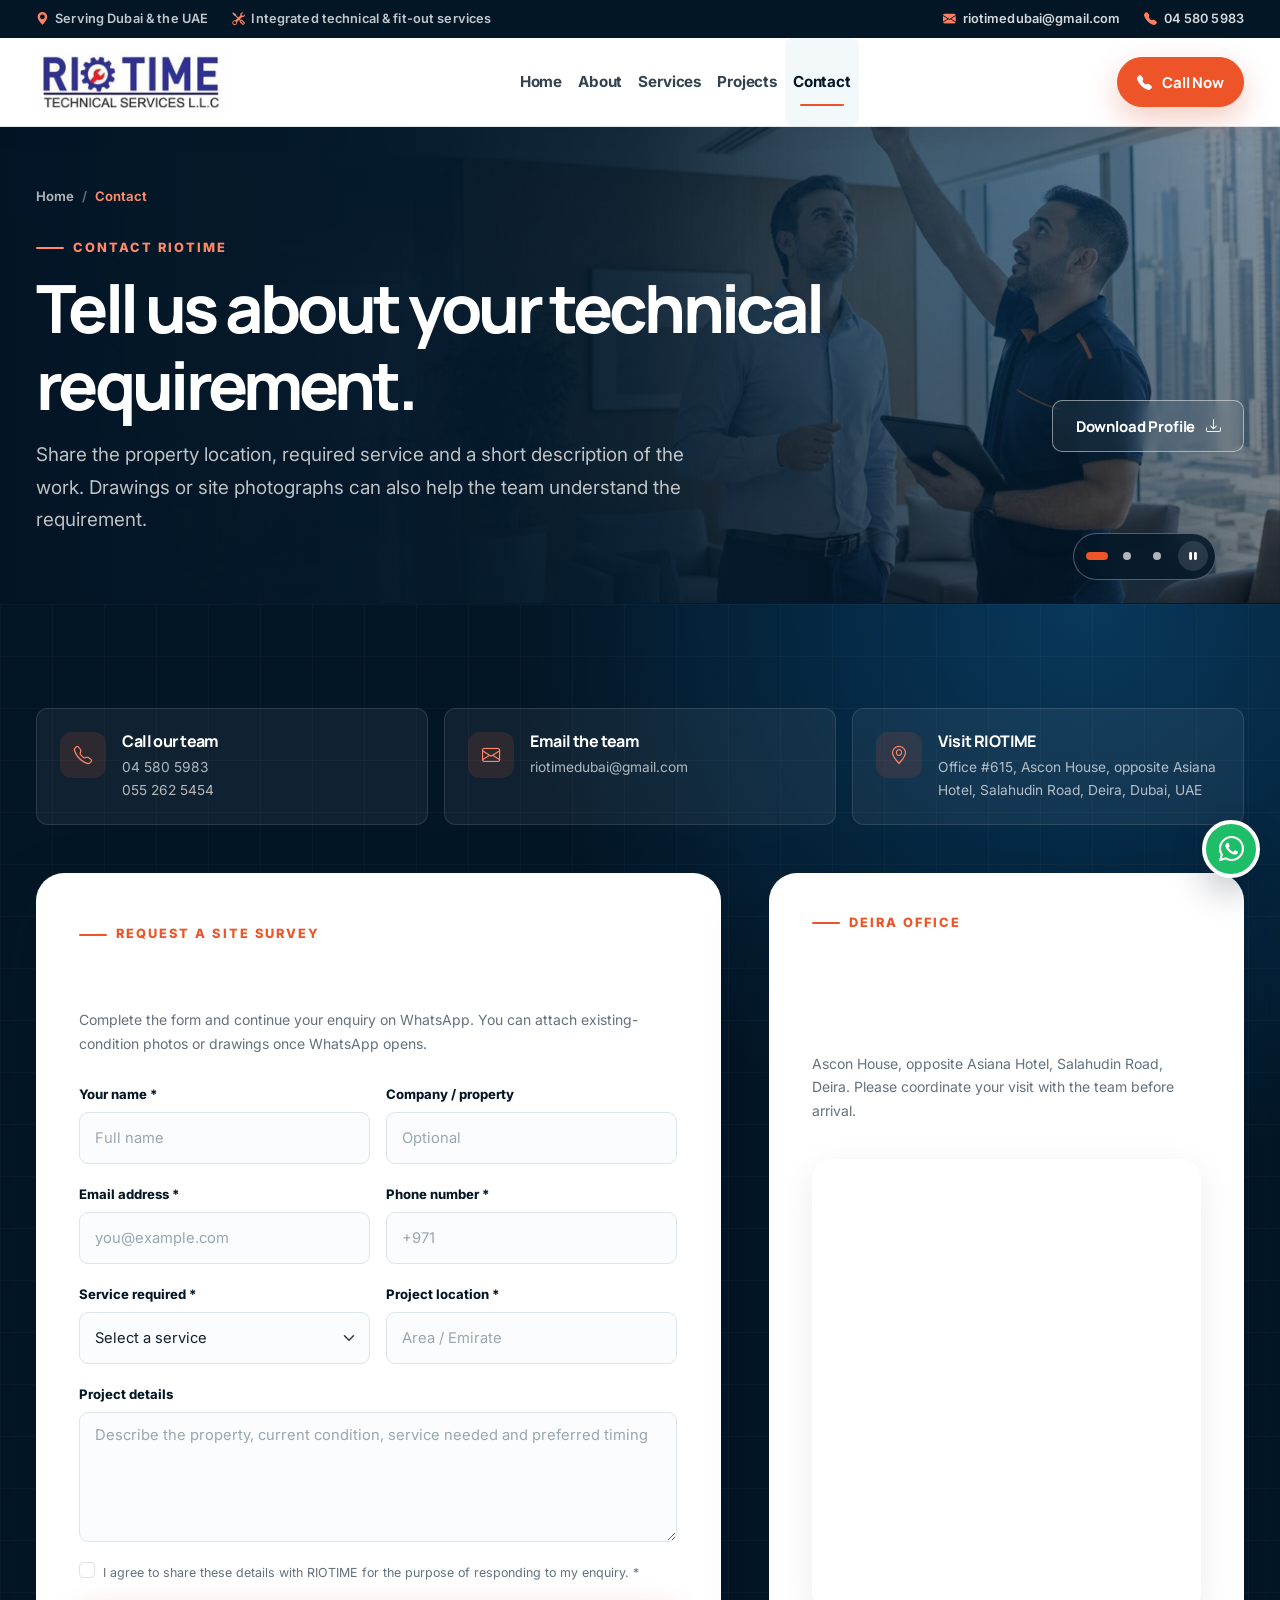
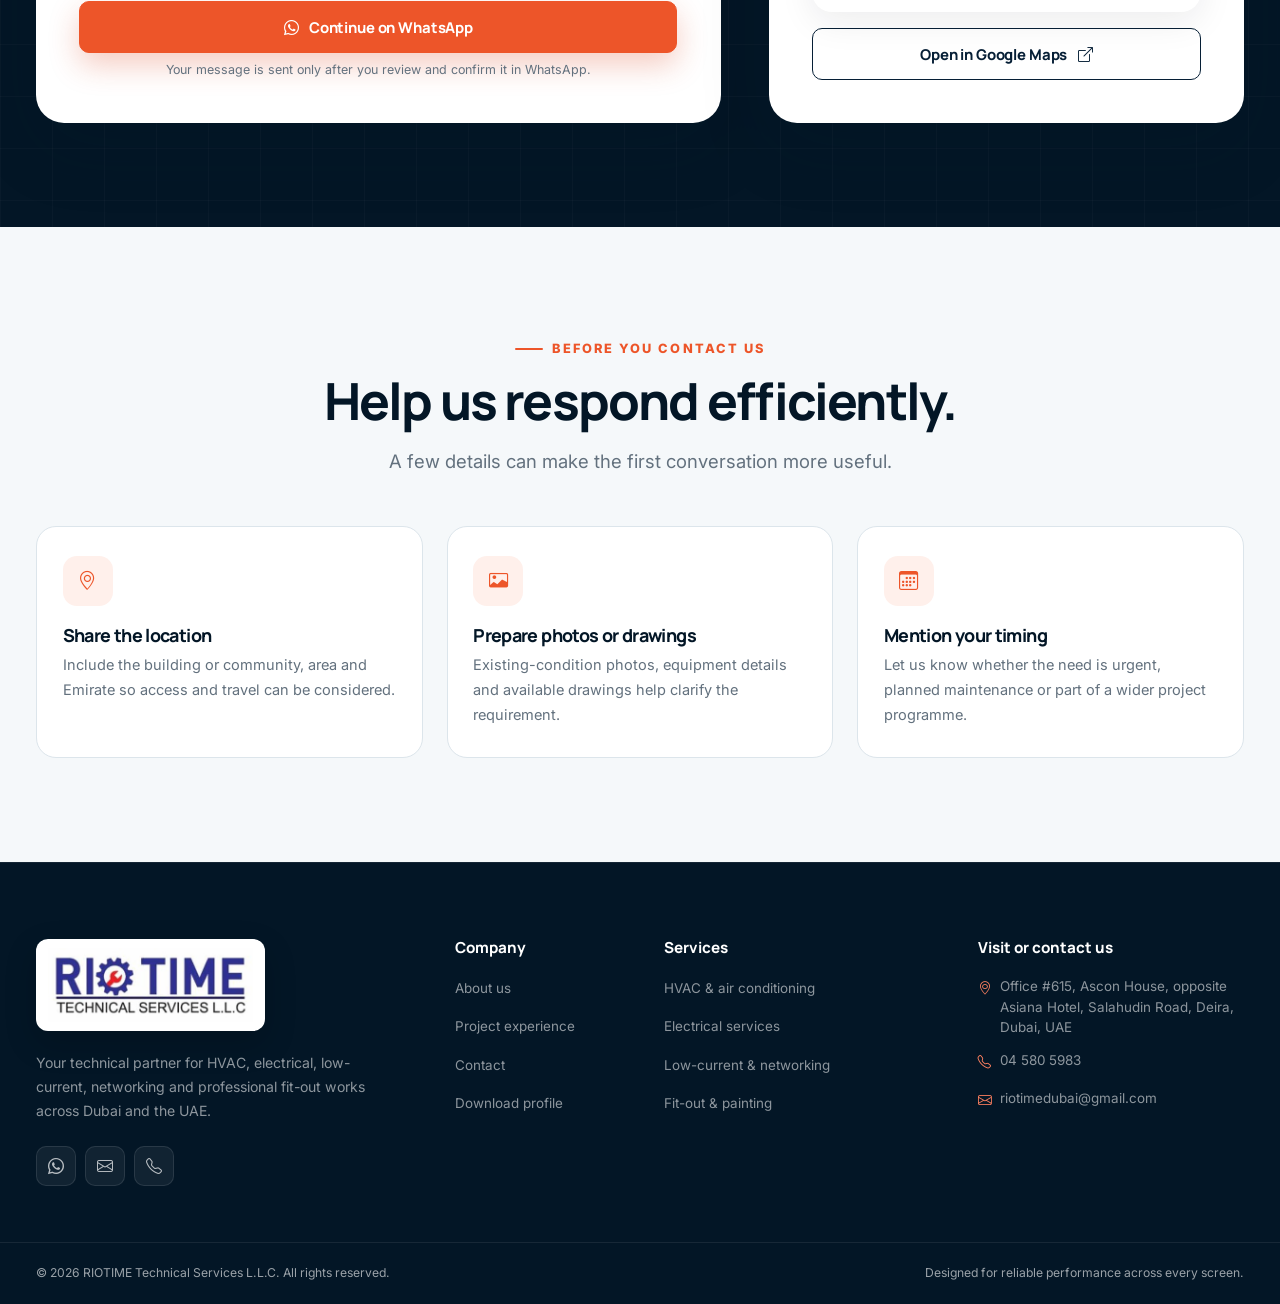
<file: contact.html>
<!doctype html>
<html lang="en">
<head>
  <meta charset="utf-8">
  <meta name="viewport" content="width=device-width, initial-scale=1">
  <meta name="description" content="Contact RIOTIME Technical Services in Deira, Dubai for HVAC, electrical, low-current, networking, fit-out and maintenance enquiries.">
  <meta name="robots" content="index, follow, max-image-preview:large">
  <meta name="theme-color" content="#061f36">
  <link rel="canonical" href="https://riotime.ae/contact">
  <meta property="og:title" content="Contact RIOTIME | Dubai Technical Services">
  <meta property="og:description" content="Contact RIOTIME in Deira, Dubai for HVAC, electrical, ELV, networking, fit-out and maintenance enquiries.">
  <meta property="og:type" content="website">
  <meta property="og:site_name" content="RIOTIME">
  <meta property="og:locale" content="en_AE">
  <meta property="og:image" content="https://riotime.ae/assets/images/contact-site-survey-hd.jpg">
  <meta property="og:image:alt" content="RIOTIME team carrying out a technical site survey">
  <meta property="og:url" content="https://riotime.ae/contact">
  <meta name="twitter:card" content="summary_large_image">
  <meta name="twitter:title" content="Contact RIOTIME | Dubai Technical Services">
  <meta name="twitter:description" content="Contact RIOTIME for technical and interior service enquiries across Dubai and the UAE.">
  <meta name="twitter:image" content="https://riotime.ae/assets/images/contact-site-survey-hd.jpg">
  <title>Contact RIOTIME | Dubai Technical Services</title>
  <link rel="icon" href="assets/images/favicon.svg" type="image/svg+xml">
  <link rel="manifest" href="site.webmanifest">
  <link rel="preconnect" href="https://fonts.googleapis.com">
  <link rel="preconnect" href="https://fonts.gstatic.com" crossorigin>
  <link href="https://fonts.googleapis.com/css2?family=Inter:wght@400;500;600;700&family=Manrope:wght@600;700;800&display=swap" rel="stylesheet">
  <link href="https://cdn.jsdelivr.net/npm/bootstrap@5.3.3/dist/css/bootstrap.min.css" rel="stylesheet" integrity="sha384-QWTKZyjpPEjISv5WaRU9OFeRpok6YctnYmDr5pNlyT2bRjXh0JMhjY6hW+ALEwIH" crossorigin="anonymous">
  <link rel="stylesheet" href="https://cdn.jsdelivr.net/npm/bootstrap-icons@1.11.3/font/bootstrap-icons.min.css">
  <link rel="stylesheet" href="assets/css/style.css">
</head>
<body>
  <a class="skip-link" href="#main-content">Skip to main content</a>

  <header class="site-header sticky-top">
    <div class="utility-bar">
      <div class="container d-flex align-items-center justify-content-between py-2">
        <div class="d-flex align-items-center gap-4"><span class="utility-bar__item"><i class="bi bi-geo-alt-fill"></i> Serving Dubai &amp; the UAE</span><span class="utility-bar__item"><i class="bi bi-tools"></i> Integrated technical &amp; fit-out services</span></div>
        <div class="d-flex align-items-center gap-4"><a class="utility-bar__item" href="mailto:riotimedubai@gmail.com"><i class="bi bi-envelope-fill"></i> riotimedubai@gmail.com</a><a class="utility-bar__item" href="tel:+97145805983"><i class="bi bi-telephone-fill"></i> 04 580 5983</a></div>
      </div>
    </div>
    <nav class="navbar navbar-expand-lg site-navbar" aria-label="Primary navigation">
      <div class="container">
        <a class="navbar-brand navbar-brand--official" href="./" aria-label="RIOTIME home"><img class="brand-logo brand-logo--header" src="assets/images/riotime-logo.jpg" width="431" height="154" alt="RIOTIME Technical Services L.L.C logo"></a>
        <button class="navbar-toggler" type="button" data-bs-toggle="collapse" data-bs-target="#mainNav" aria-controls="mainNav" aria-expanded="false" aria-label="Toggle navigation"><span class="navbar-toggler-icon"></span></button>
        <div class="collapse navbar-collapse" id="mainNav">
          <ul class="navbar-nav mx-auto">
            <li class="nav-item"><a class="nav-link" href="./">Home</a></li>
            <li class="nav-item"><a class="nav-link" href="about">About</a></li>
            <li class="nav-item"><a class="nav-link" href="services">Services</a></li>
            <li class="nav-item"><a class="nav-link" href="projects">Projects</a></li>
            <li class="nav-item"><a class="nav-link active" aria-current="page" href="contact">Contact</a></li>
          </ul>
          <div class="d-flex flex-column flex-lg-row gap-2 mt-4 mt-lg-0"><a class="btn btn-primary" href="tel:+971552625454"><i class="bi bi-telephone-fill"></i> Call Now</a></div>
        </div>
      </div>
    </nav>
  </header>

  <main id="main-content">
    <section class="page-hero page-hero--contact banner-slider banner-slider--contact" data-banner-slider data-interval="2000" data-transition="850" aria-labelledby="page-title">
      <div class="banner-slider__media" aria-hidden="true">
        <div class="banner-slider__slide is-active" data-banner-slide style="--banner-position: center; --banner-mobile-position: 70% center;">
          <img src="assets/images/contact-site-survey-hd.jpg" alt="" width="1672" height="941" loading="eager" fetchpriority="high" decoding="async">
        </div>
        <div class="banner-slider__slide" data-banner-slide style="--banner-position: center; --banner-mobile-position: 72% center;">
          <img src="assets/images/contact-support-desk-hd.jpg" alt="" width="1672" height="941" loading="eager" decoding="async">
        </div>
        <div class="banner-slider__slide" data-banner-slide style="--banner-position: center; --banner-mobile-position: 70% center;">
          <img src="assets/images/contact-service-team-hd.jpg" alt="" width="1672" height="941" loading="eager" decoding="async">
        </div>
      </div>
      <div class="banner-slider__controls" aria-label="Contact banner slideshow controls">
        <div class="banner-slider__dots" role="group" aria-label="Choose a banner image">
          <button class="banner-slider__dot is-active" type="button" data-slide-to="0" aria-label="Show banner slide 1 of 3" aria-current="true"></button>
          <button class="banner-slider__dot" type="button" data-slide-to="1" aria-label="Show banner slide 2 of 3" aria-current="false"></button>
          <button class="banner-slider__dot" type="button" data-slide-to="2" aria-label="Show banner slide 3 of 3" aria-current="false"></button>
        </div>
        <button class="banner-slider__toggle" type="button" data-slider-toggle aria-label="Pause banner slideshow" aria-pressed="false"><i class="bi bi-pause-fill" data-slider-toggle-icon aria-hidden="true"></i></button>
      </div>
      <div class="container">
        <nav aria-label="Breadcrumb">
          <ol class="breadcrumb"><li class="breadcrumb-item"><a href="./">Home</a></li><li class="breadcrumb-item active" aria-current="page">Contact</li></ol>
        </nav>
        <div class="row align-items-end g-4">
          <div class="col-lg-8 reveal">
            <span class="section__eyebrow section__eyebrow--light">Contact RIOTIME</span>
            <h1 class="section__title" id="page-title">Tell us about your technical requirement.</h1>
            <p class="section__intro">Share the property location, required service and a short description of the work. Drawings or site photographs can also help the team understand the requirement.</p>
          </div>
          <div class="col-lg-4 text-lg-end reveal reveal-delay-1 page-hero__action">
            <a class="btn btn-outline-light" href="assets/docs/riotime-company-profile.pdf" download>Download Profile <i class="bi bi-download"></i></a>
          </div>
        </div>
      </div>
    </section>

    <section class="section contact-hero" id="enquiry" aria-label="Contact details and project enquiry">
      <div class="container">
        <div class="row g-3 mb-5">
          <div class="col-lg-4 reveal">
            <div class="contact-info-card">
              <span class="contact-info-card__icon"><i class="bi bi-telephone"></i></span>
              <span><h3>Call our team</h3><a href="tel:+97145805983">04 580 5983</a><a href="tel:+971552625454">055 262 5454</a></span>
            </div>
          </div>
          <div class="col-lg-4 reveal reveal-delay-1">
            <div class="contact-info-card">
              <span class="contact-info-card__icon"><i class="bi bi-envelope"></i></span>
              <span><h3>Email the team</h3><a href="mailto:riotimedubai@gmail.com">riotimedubai@gmail.com</a></span>
            </div>
          </div>
          <div class="col-lg-4 reveal reveal-delay-2">
            <div class="contact-info-card">
              <span class="contact-info-card__icon"><i class="bi bi-geo-alt"></i></span>
              <span><h3>Visit RIOTIME</h3><p>Office #615, Ascon House, opposite Asiana Hotel, Salahudin Road, Deira, Dubai, UAE</p></span>
            </div>
          </div>
        </div>

        <div class="row g-4 g-lg-5 align-items-stretch">
          <div class="col-lg-7 reveal">
            <form class="contact-form-card needs-validation h-100" data-whatsapp-form data-whatsapp="971552625454" novalidate>
              <div class="mb-4">
                <span class="section__eyebrow">Request a site survey</span>
                <h2 class="mb-2">Tell us what you need.</h2>
                <p class="text-muted-rt small mb-0">Complete the form and continue your enquiry on WhatsApp. You can attach existing-condition photos or drawings once WhatsApp opens.</p>
              </div>
              <div class="row g-3">
                <div class="col-md-6">
                  <label class="form-label" for="contact-name">Your name *</label>
                  <input class="form-control" id="contact-name" name="name" type="text" autocomplete="name" placeholder="Full name" required>
                  <div class="invalid-feedback">Please enter your name.</div>
                </div>
                <div class="col-md-6">
                  <label class="form-label" for="contact-company">Company / property</label>
                  <input class="form-control" id="contact-company" name="property" type="text" autocomplete="organization" placeholder="Optional">
                </div>
                <div class="col-md-6">
                  <label class="form-label" for="contact-email">Email address *</label>
                  <input class="form-control" id="contact-email" name="email" type="email" autocomplete="email" placeholder="you@example.com" required>
                  <div class="invalid-feedback">Please enter a valid email.</div>
                </div>
                <div class="col-md-6">
                  <label class="form-label" for="contact-phone">Phone number *</label>
                  <input class="form-control" id="contact-phone" name="phone" type="tel" autocomplete="tel" placeholder="+971" required>
                  <div class="invalid-feedback">Please enter your phone number.</div>
                </div>
                <div class="col-md-6">
                  <label class="form-label" for="contact-service">Service required *</label>
                  <select class="form-select" id="contact-service" name="service" required>
                    <option value="" selected disabled>Select a service</option>
                    <option value="hvac">HVAC installation or maintenance</option>
                    <option value="electrical">Electrical services</option>
                    <option value="low-current">Low-current or networking</option>
                    <option value="fitout">Interior fit-out or painting</option>
                    <option value="maintenance">Specialist property maintenance</option>
                    <option value="other">Other requirement</option>
                  </select>
                  <div class="invalid-feedback">Please select a service.</div>
                </div>
                <div class="col-md-6">
                  <label class="form-label" for="contact-location">Project location *</label>
                  <input class="form-control" id="contact-location" name="location" type="text" autocomplete="street-address" placeholder="Area / Emirate" required>
                  <div class="invalid-feedback">Please enter the project location.</div>
                </div>
                <div class="col-12">
                  <label class="form-label" for="contact-message">Project details</label>
                  <textarea class="form-control" id="contact-message" name="message" placeholder="Describe the property, current condition, service needed and preferred timing"></textarea>
                </div>
                <div class="col-12">
                  <div class="form-check mb-3">
                    <input class="form-check-input" type="checkbox" value="accepted" id="contact-consent" required>
                    <label class="form-check-label" for="contact-consent">I agree to share these details with RIOTIME for the purpose of responding to my enquiry. *</label>
                    <div class="invalid-feedback">Please confirm before continuing.</div>
                  </div>
                  <div class="form-alert mb-3">Thank you. WhatsApp is opening with your enquiry ready to send.</div>
                  <button class="btn btn-primary w-100" type="submit"><i class="bi bi-whatsapp"></i> Continue on WhatsApp</button>
                  <p class="form-note text-center mt-2 mb-0">Your message is sent only after you review and confirm it in WhatsApp.</p>
                </div>
              </div>
            </form>
          </div>

          <div class="col-lg-5 reveal reveal-delay-1">
            <div class="contact-form-card h-100 d-flex flex-column">
              <span class="section__eyebrow">Deira office</span>
              <h2 class="h3 mb-3">Find RIOTIME in central Dubai.</h2>
              <p class="text-muted-rt small">Ascon House, opposite Asiana Hotel, Salahudin Road, Deira. Please coordinate your visit with the team before arrival.</p>
              <iframe class="map-frame flex-grow-1 mt-3" title="Map showing Ascon House in Deira, Dubai" src="https://www.google.com/maps?q=Ascon%20House%2C%20Salahudin%20Road%2C%20Deira%2C%20Dubai&output=embed" loading="lazy" referrerpolicy="no-referrer-when-downgrade"></iframe>
              <a class="btn btn-outline-navy mt-3" href="https://www.google.com/maps/search/?api=1&query=Ascon%20House%2C%20Salahudin%20Road%2C%20Deira%2C%20Dubai" target="_blank" rel="noopener">Open in Google Maps <i class="bi bi-box-arrow-up-right"></i></a>
            </div>
          </div>
        </div>
      </div>
    </section>

    <section class="section section--surface" aria-labelledby="contact-faq-title">
      <div class="container">
        <div class="text-center mx-auto mb-5 reveal">
          <span class="section__eyebrow">Before you contact us</span>
          <h2 class="section__title mx-auto" id="contact-faq-title">Help us respond efficiently.</h2>
          <p class="section__intro mx-auto">A few details can make the first conversation more useful.</p>
        </div>
        <div class="row g-4">
          <div class="col-lg-4 reveal"><article class="value-card"><span class="value-card__icon"><i class="bi bi-geo-alt"></i></span><h3>Share the location</h3><p>Include the building or community, area and Emirate so access and travel can be considered.</p></article></div>
          <div class="col-lg-4 reveal reveal-delay-1"><article class="value-card"><span class="value-card__icon"><i class="bi bi-card-image"></i></span><h3>Prepare photos or drawings</h3><p>Existing-condition photos, equipment details and available drawings help clarify the requirement.</p></article></div>
          <div class="col-lg-4 reveal reveal-delay-2"><article class="value-card"><span class="value-card__icon"><i class="bi bi-calendar3"></i></span><h3>Mention your timing</h3><p>Let us know whether the need is urgent, planned maintenance or part of a wider project programme.</p></article></div>
        </div>
      </div>
    </section>
  </main>

  <footer class="site-footer">
    <div class="site-footer__main">
      <div class="container">
        <div class="row g-5">
          <div class="col-lg-4"><a class="navbar-brand navbar-brand--official navbar-brand--footer" href="./" aria-label="RIOTIME home"><img class="brand-logo brand-logo--footer" src="assets/images/riotime-logo.jpg" width="431" height="154" alt="RIOTIME Technical Services L.L.C logo" loading="lazy" decoding="async"></a><p class="site-footer__about">Your technical partner for HVAC, electrical, low-current, networking and professional fit-out works across Dubai and the UAE.</p><div class="footer-socials"><a href="https://wa.me/971552625454" target="_blank" rel="noopener" aria-label="WhatsApp RIOTIME"><i class="bi bi-whatsapp"></i></a><a href="mailto:riotimedubai@gmail.com" aria-label="Email RIOTIME"><i class="bi bi-envelope"></i></a><a href="tel:+97145805983" aria-label="Call RIOTIME"><i class="bi bi-telephone"></i></a></div></div>
          <div class="col-6 col-lg-2"><h3>Company</h3><ul class="footer-links"><li><a href="about">About us</a></li><li><a href="projects">Project experience</a></li><li><a href="contact">Contact</a></li><li><a href="assets/docs/riotime-company-profile.pdf" download>Download profile</a></li></ul></div>
          <div class="col-6 col-lg-3"><h3>Services</h3><ul class="footer-links"><li><a href="services#hvac">HVAC &amp; air conditioning</a></li><li><a href="services#electrical">Electrical services</a></li><li><a href="services#low-current">Low-current &amp; networking</a></li><li><a href="services#fitout">Fit-out &amp; painting</a></li></ul></div>
          <div class="col-lg-3"><h3>Visit or contact us</h3><ul class="footer-links"><li><span><i class="bi bi-geo-alt"></i> Office #615, Ascon House, opposite Asiana Hotel, Salahudin Road, Deira, Dubai, UAE</span></li><li><a href="tel:+97145805983"><i class="bi bi-telephone"></i> 04 580 5983</a></li><li><a href="mailto:riotimedubai@gmail.com"><i class="bi bi-envelope"></i> riotimedubai@gmail.com</a></li></ul></div>
        </div>
      </div>
    </div>
    <div class="site-footer__bottom"><div class="container d-flex flex-column flex-md-row align-items-center justify-content-between gap-2"><span>&copy; <span data-current-year></span> RIOTIME Technical Services L.L.C. All rights reserved.</span><span>Designed for reliable performance across every screen.</span></div></div>
  </footer>

  <a class="floating-whatsapp" href="https://wa.me/971552625454?text=Hello%20RIOTIME%2C%20I%20would%20like%20to%20discuss%20a%20technical%20service." target="_blank" rel="noopener" aria-label="Chat with RIOTIME on WhatsApp"><i class="bi bi-whatsapp"></i></a>
  <button class="back-to-top" type="button" aria-label="Back to top"><i class="bi bi-chevron-up"></i></button>
  <div class="mobile-action-bar" aria-label="Quick contact actions"><a href="tel:+971552625454"><i class="bi bi-telephone-fill"></i> Call RIOTIME</a><a href="https://wa.me/971552625454" target="_blank" rel="noopener"><i class="bi bi-whatsapp"></i> WhatsApp</a></div>
  <script src="https://cdn.jsdelivr.net/npm/bootstrap@5.3.3/dist/js/bootstrap.bundle.min.js" integrity="sha384-YvpcrYf0tY3lHB60NNkmXc5s9fDVZLESaAA55NDzOxhy9GkcIdslK1eN7N6jIeHz" crossorigin="anonymous"></script>
  <script src="assets/js/main.js"></script>
</body>
</html>
</file>
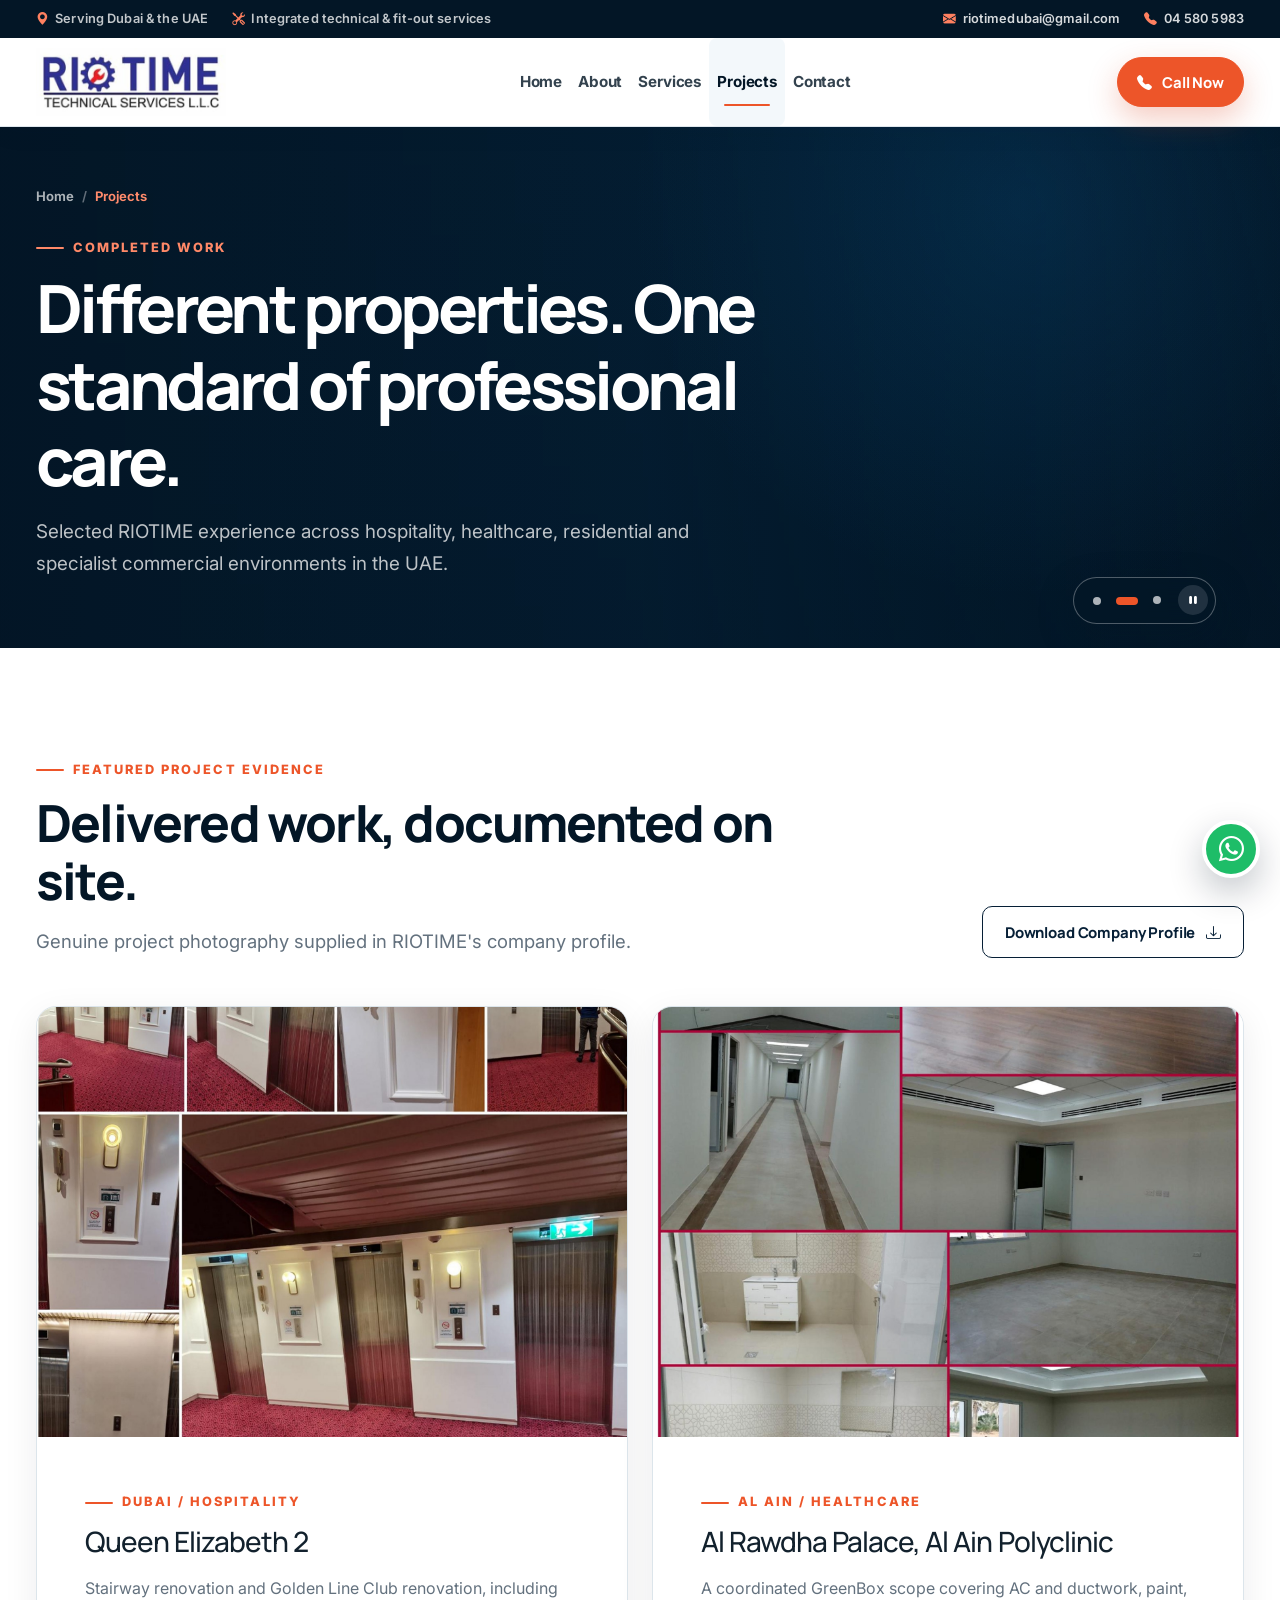
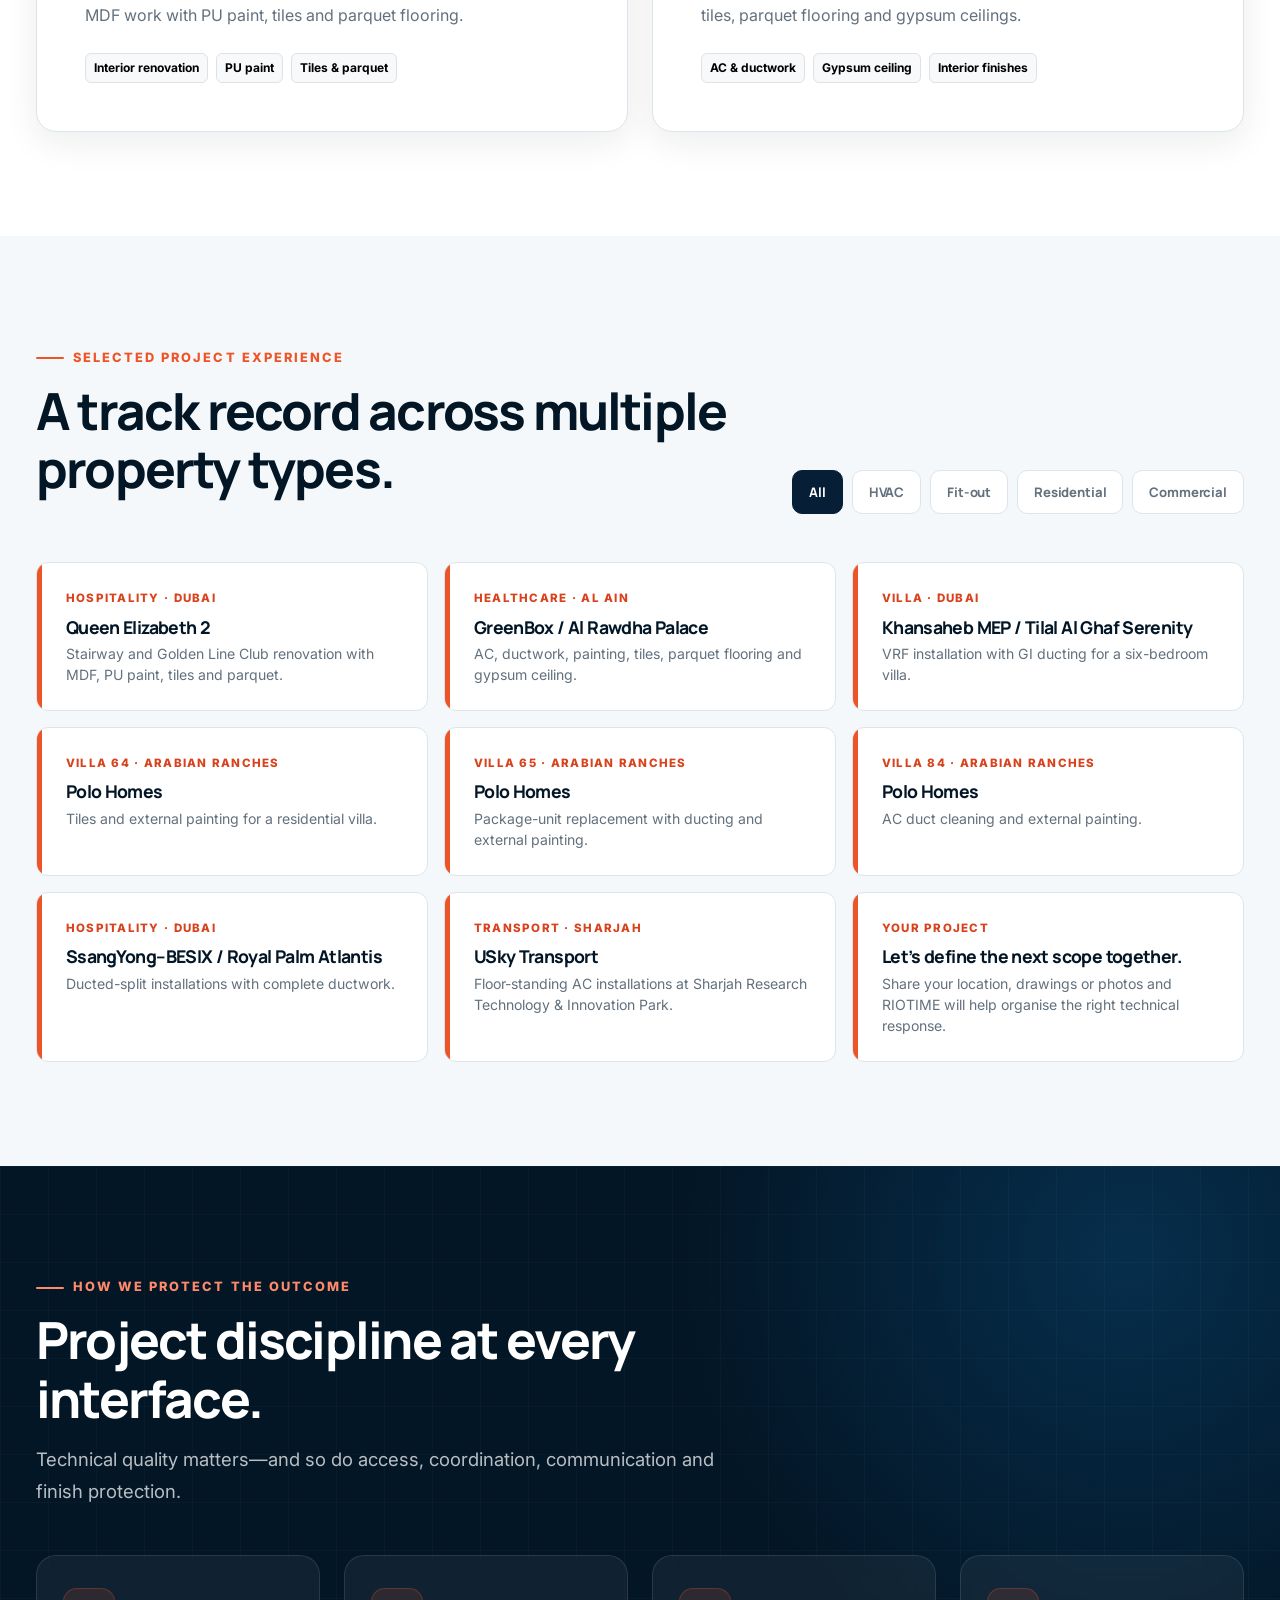
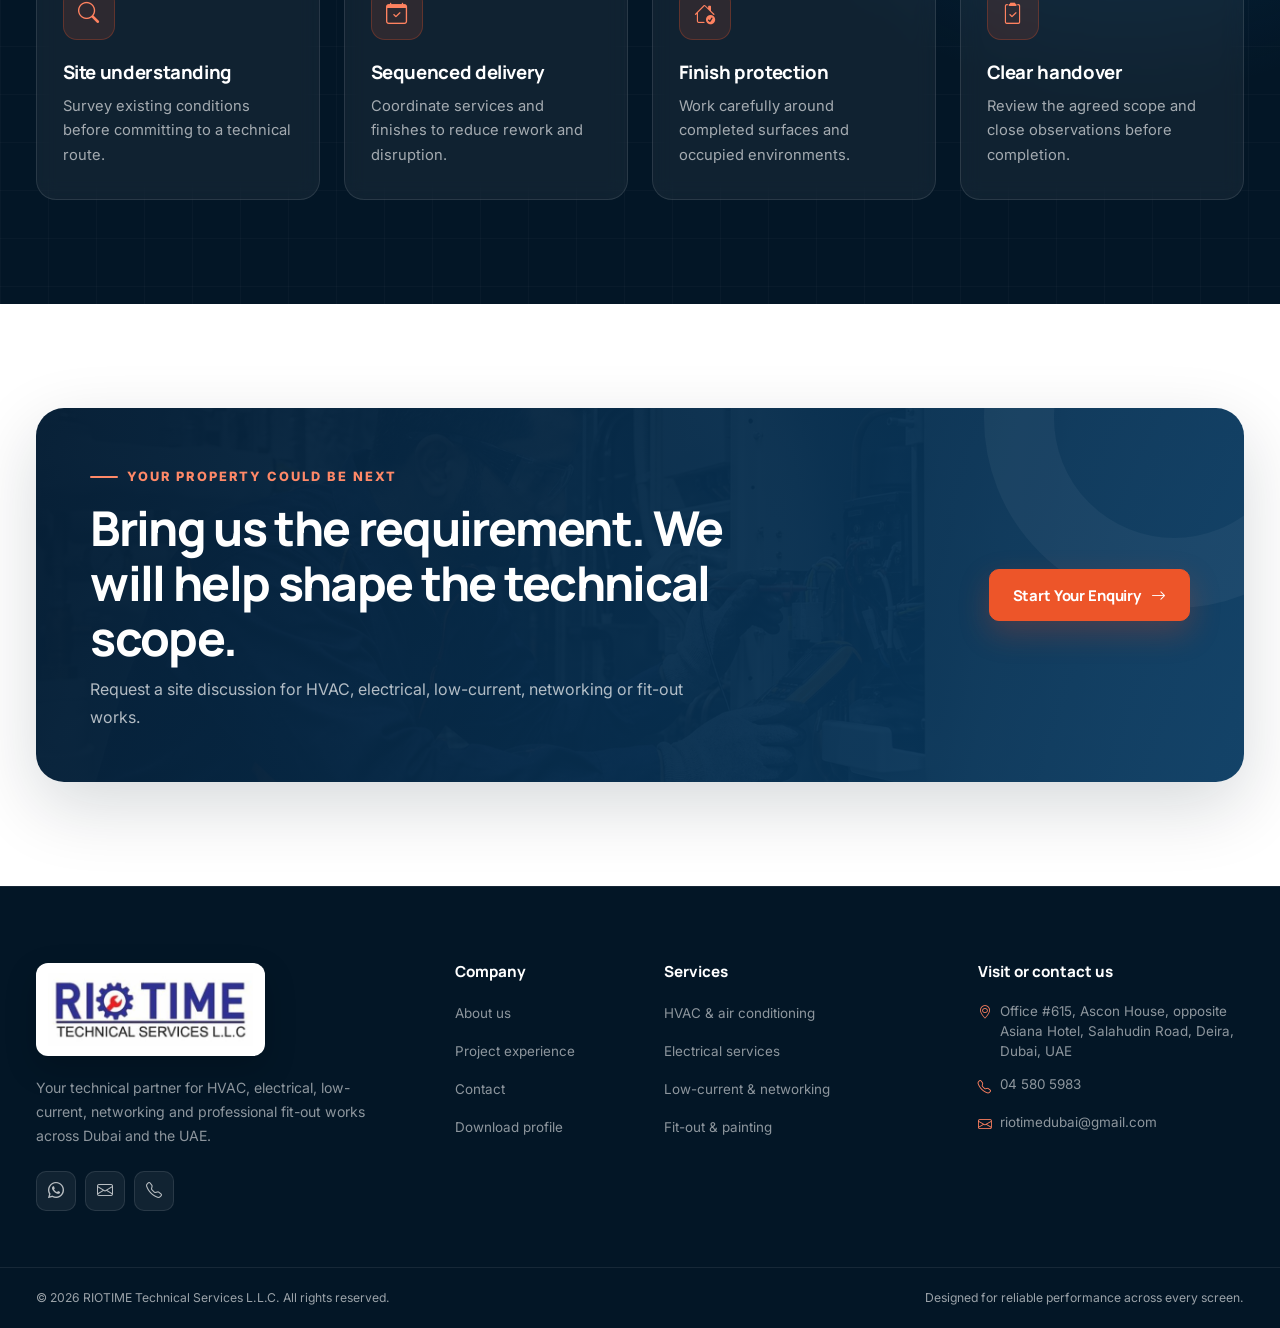
<file: projects.html>
<!doctype html>
<html lang="en">
<head>
  <meta charset="utf-8">
  <meta name="viewport" content="width=device-width, initial-scale=1">
  <meta name="description" content="View RIOTIME project experience across hospitality, healthcare, residential and transport properties in Dubai, Al Ain and Sharjah.">
  <meta name="robots" content="index, follow, max-image-preview:large">
  <meta name="theme-color" content="#061f36">
  <link rel="canonical" href="https://riotime.ae/projects">
  <meta property="og:title" content="Projects &amp; Clients | RIOTIME Technical Services">
  <meta property="og:description" content="View RIOTIME project experience across hospitality, healthcare, residential and transport properties in Dubai, Al Ain and Sharjah.">
  <meta property="og:type" content="website">
  <meta property="og:site_name" content="RIOTIME">
  <meta property="og:locale" content="en_AE">
  <meta property="og:image" content="https://riotime.ae/assets/images/projects-hospitality-fitout-hd.jpg">
  <meta property="og:image:alt" content="Professional hospitality fit-out project by RIOTIME">
  <meta property="og:url" content="https://riotime.ae/projects">
  <meta name="twitter:card" content="summary_large_image">
  <meta name="twitter:title" content="Projects &amp; Clients | RIOTIME Technical Services">
  <meta name="twitter:description" content="View RIOTIME project experience across hospitality, healthcare, residential and transport properties in the UAE.">
  <meta name="twitter:image" content="https://riotime.ae/assets/images/projects-hospitality-fitout-hd.jpg">
  <title>Projects &amp; Clients | RIOTIME Technical Services</title>
  <link rel="icon" href="assets/images/favicon.svg" type="image/svg+xml">
  <link rel="manifest" href="site.webmanifest">
  <link rel="preconnect" href="https://fonts.googleapis.com">
  <link rel="preconnect" href="https://fonts.gstatic.com" crossorigin>
  <link href="https://fonts.googleapis.com/css2?family=Inter:wght@400;500;600;700&family=Manrope:wght@600;700;800&display=swap" rel="stylesheet">
  <link href="https://cdn.jsdelivr.net/npm/bootstrap@5.3.3/dist/css/bootstrap.min.css" rel="stylesheet" integrity="sha384-QWTKZyjpPEjISv5WaRU9OFeRpok6YctnYmDr5pNlyT2bRjXh0JMhjY6hW+ALEwIH" crossorigin="anonymous">
  <link rel="stylesheet" href="https://cdn.jsdelivr.net/npm/bootstrap-icons@1.11.3/font/bootstrap-icons.min.css">
  <link rel="stylesheet" href="assets/css/style.css">
</head>
<body>
  <a class="skip-link" href="#main-content">Skip to main content</a>

  <header class="site-header sticky-top">
    <div class="utility-bar">
      <div class="container d-flex align-items-center justify-content-between py-2">
        <div class="d-flex align-items-center gap-4"><span class="utility-bar__item"><i class="bi bi-geo-alt-fill"></i> Serving Dubai &amp; the UAE</span><span class="utility-bar__item"><i class="bi bi-tools"></i> Integrated technical &amp; fit-out services</span></div>
        <div class="d-flex align-items-center gap-4"><a class="utility-bar__item" href="mailto:riotimedubai@gmail.com"><i class="bi bi-envelope-fill"></i> riotimedubai@gmail.com</a><a class="utility-bar__item" href="tel:+97145805983"><i class="bi bi-telephone-fill"></i> 04 580 5983</a></div>
      </div>
    </div>
    <nav class="navbar navbar-expand-lg site-navbar" aria-label="Primary navigation">
      <div class="container">
        <a class="navbar-brand navbar-brand--official" href="./" aria-label="RIOTIME home"><img class="brand-logo brand-logo--header" src="assets/images/riotime-logo.jpg" width="431" height="154" alt="RIOTIME Technical Services L.L.C logo"></a>
        <button class="navbar-toggler" type="button" data-bs-toggle="collapse" data-bs-target="#mainNav" aria-controls="mainNav" aria-expanded="false" aria-label="Toggle navigation"><span class="navbar-toggler-icon"></span></button>
        <div class="collapse navbar-collapse" id="mainNav">
          <ul class="navbar-nav mx-auto">
            <li class="nav-item"><a class="nav-link" href="./">Home</a></li>
            <li class="nav-item"><a class="nav-link" href="about">About</a></li>
            <li class="nav-item"><a class="nav-link" href="services">Services</a></li>
            <li class="nav-item"><a class="nav-link active" aria-current="page" href="projects">Projects</a></li>
            <li class="nav-item"><a class="nav-link" href="contact">Contact</a></li>
          </ul>
          <div class="d-flex flex-column flex-lg-row gap-2 mt-4 mt-lg-0"><a class="btn btn-primary" href="tel:+971552625454"><i class="bi bi-telephone-fill"></i> Call Now</a></div>
        </div>
      </div>
    </nav>
  </header>

  <main id="main-content">
    <section class="page-hero page-hero--projects banner-slider banner-slider--projects" data-banner-slider data-interval="2000" data-transition="850" aria-labelledby="page-title">
      <div class="banner-slider__media" aria-hidden="true">
        <div class="banner-slider__slide is-active" data-banner-slide style="--banner-position: center; --banner-mobile-position: 68% center;">
          <img src="assets/images/projects-hospitality-fitout-hd.jpg" alt="" width="1672" height="941" loading="eager" fetchpriority="high" decoding="async">
        </div>
        <div class="banner-slider__slide" data-banner-slide style="--banner-position: center; --banner-mobile-position: 69% center;">
          <img src="assets/images/projects-healthcare-hvac-hd.jpg" alt="" width="1672" height="941" loading="eager" decoding="async">
        </div>
        <div class="banner-slider__slide" data-banner-slide style="--banner-position: center; --banner-mobile-position: 70% center;">
          <img src="assets/images/projects-villa-mep-hd.jpg" alt="" width="1672" height="941" loading="eager" decoding="async">
        </div>
      </div>
      <div class="banner-slider__controls" aria-label="Projects banner slideshow controls">
        <div class="banner-slider__dots" role="group" aria-label="Choose a banner image">
          <button class="banner-slider__dot is-active" type="button" data-slide-to="0" aria-label="Show banner slide 1 of 3" aria-current="true"></button>
          <button class="banner-slider__dot" type="button" data-slide-to="1" aria-label="Show banner slide 2 of 3" aria-current="false"></button>
          <button class="banner-slider__dot" type="button" data-slide-to="2" aria-label="Show banner slide 3 of 3" aria-current="false"></button>
        </div>
        <button class="banner-slider__toggle" type="button" data-slider-toggle aria-label="Pause banner slideshow" aria-pressed="false"><i class="bi bi-pause-fill" data-slider-toggle-icon aria-hidden="true"></i></button>
      </div>
      <div class="container">
        <nav aria-label="Breadcrumb"><ol class="breadcrumb"><li class="breadcrumb-item"><a href="./">Home</a></li><li class="breadcrumb-item active" aria-current="page">Projects</li></ol></nav>
        <span class="section__eyebrow section__eyebrow--light">Completed work</span>
        <h1 id="page-title">Different properties. One standard of professional care.</h1>
        <p>Selected RIOTIME experience across hospitality, healthcare, residential and specialist commercial environments in the UAE.</p>
      </div>
    </section>

    <section class="section" aria-labelledby="featured-title">
      <div class="container">
        <div class="row g-4 align-items-end mb-5">
          <div class="col-lg-8 reveal">
            <span class="section__eyebrow">Featured project evidence</span>
            <h2 class="section__title" id="featured-title">Delivered work, documented on site.</h2>
            <p class="section__intro">Genuine project photography supplied in RIOTIME's company profile.</p>
          </div>
          <div class="col-lg-4 text-lg-end reveal reveal-delay-1"><a class="btn btn-outline-navy" href="assets/docs/riotime-company-profile.pdf" download>Download Company Profile <i class="bi bi-download"></i></a></div>
        </div>

        <div class="row g-4">
          <div class="col-lg-6 reveal" id="queen-elizabeth-2">
            <article class="surface-card overflow-hidden h-100">
              <img class="w-100" style="height: 430px; object-fit: cover; object-position: center 58%;" src="assets/images/project-qe2.jpg" alt="Completed RIOTIME interior renovation work aboard Queen Elizabeth 2" width="1800" height="1841" loading="lazy" decoding="async">
              <div class="p-4 p-lg-5">
                <span class="section__eyebrow">Dubai / Hospitality</span>
                <h2 class="h3 mb-3">Queen Elizabeth 2</h2>
                <p class="text-muted-rt">Stairway renovation and Golden Line Club renovation, including MDF work with PU paint, tiles and parquet flooring.</p>
                <div class="d-flex flex-wrap gap-2 mt-4"><span class="badge text-bg-light border p-2">Interior renovation</span><span class="badge text-bg-light border p-2">PU paint</span><span class="badge text-bg-light border p-2">Tiles &amp; parquet</span></div>
              </div>
            </article>
          </div>
          <div class="col-lg-6 reveal reveal-delay-1" id="rawdha-palace">
            <article class="surface-card overflow-hidden h-100">
              <img class="w-100" style="height: 430px; object-fit: cover; object-position: center 55%;" src="assets/images/project-rawdha.jpg" alt="Completed AC, ceiling and interior works at Al Rawdha Palace Al Ain Polyclinic" width="1800" height="1812" loading="lazy" decoding="async">
              <div class="p-4 p-lg-5">
                <span class="section__eyebrow">Al Ain / Healthcare</span>
                <h2 class="h3 mb-3">Al Rawdha Palace, Al Ain Polyclinic</h2>
                <p class="text-muted-rt">A coordinated GreenBox scope covering AC and ductwork, paint, tiles, parquet flooring and gypsum ceilings.</p>
                <div class="d-flex flex-wrap gap-2 mt-4"><span class="badge text-bg-light border p-2">AC &amp; ductwork</span><span class="badge text-bg-light border p-2">Gypsum ceiling</span><span class="badge text-bg-light border p-2">Interior finishes</span></div>
              </div>
            </article>
          </div>
        </div>
      </div>
    </section>

    <section class="section section--surface" aria-labelledby="experience-title">
      <div class="container">
        <div class="row g-4 align-items-end mb-5">
          <div class="col-lg-7 reveal">
            <span class="section__eyebrow">Selected project experience</span>
            <h2 class="section__title" id="experience-title">A track record across multiple property types.</h2>
          </div>
          <div class="col-lg-5 reveal reveal-delay-1">
            <div class="project-filter justify-content-lg-end" role="group" aria-label="Filter projects">
              <button class="btn active" type="button" data-project-filter="all" aria-pressed="true">All</button>
              <button class="btn" type="button" data-project-filter="hvac" aria-pressed="false">HVAC</button>
              <button class="btn" type="button" data-project-filter="fitout" aria-pressed="false">Fit-out</button>
              <button class="btn" type="button" data-project-filter="residential" aria-pressed="false">Residential</button>
              <button class="btn" type="button" data-project-filter="commercial" aria-pressed="false">Commercial</button>
            </div>
          </div>
        </div>

        <div class="row g-3">
          <div class="col-lg-4 col-md-6 project-grid-item reveal" data-project-category="fitout commercial">
            <article class="client-card"><span class="client-card__label">Hospitality · Dubai</span><h3>Queen Elizabeth 2</h3><p>Stairway and Golden Line Club renovation with MDF, PU paint, tiles and parquet.</p></article>
          </div>
          <div class="col-lg-4 col-md-6 project-grid-item reveal reveal-delay-1" data-project-category="hvac fitout commercial">
            <article class="client-card"><span class="client-card__label">Healthcare · Al Ain</span><h3>GreenBox / Al Rawdha Palace</h3><p>AC, ductwork, painting, tiles, parquet flooring and gypsum ceiling.</p></article>
          </div>
          <div class="col-lg-4 col-md-6 project-grid-item reveal reveal-delay-2" data-project-category="hvac residential" id="tilal-al-ghaf">
            <article class="client-card"><span class="client-card__label">Villa · Dubai</span><h3>Khansaheb MEP / Tilal Al Ghaf Serenity</h3><p>VRF installation with GI ducting for a six-bedroom villa.</p></article>
          </div>
          <div class="col-lg-4 col-md-6 project-grid-item reveal" data-project-category="fitout residential">
            <article class="client-card"><span class="client-card__label">Villa 64 · Arabian Ranches</span><h3>Polo Homes</h3><p>Tiles and external painting for a residential villa.</p></article>
          </div>
          <div class="col-lg-4 col-md-6 project-grid-item reveal reveal-delay-1" data-project-category="hvac fitout residential">
            <article class="client-card"><span class="client-card__label">Villa 65 · Arabian Ranches</span><h3>Polo Homes</h3><p>Package-unit replacement with ducting and external painting.</p></article>
          </div>
          <div class="col-lg-4 col-md-6 project-grid-item reveal reveal-delay-2" data-project-category="hvac fitout residential">
            <article class="client-card"><span class="client-card__label">Villa 84 · Arabian Ranches</span><h3>Polo Homes</h3><p>AC duct cleaning and external painting.</p></article>
          </div>
          <div class="col-lg-4 col-md-6 project-grid-item reveal" data-project-category="hvac commercial">
            <article class="client-card"><span class="client-card__label">Hospitality · Dubai</span><h3>SsangYong–BESIX / Royal Palm Atlantis</h3><p>Ducted-split installations with complete ductwork.</p></article>
          </div>
          <div class="col-lg-4 col-md-6 project-grid-item reveal reveal-delay-1" data-project-category="hvac commercial">
            <article class="client-card"><span class="client-card__label">Transport · Sharjah</span><h3>USky Transport</h3><p>Floor-standing AC installations at Sharjah Research Technology &amp; Innovation Park.</p></article>
          </div>
          <div class="col-lg-4 col-md-6 project-grid-item reveal reveal-delay-2" data-project-category="hvac fitout commercial">
            <article class="client-card"><span class="client-card__label">Your project</span><h3>Let’s define the next scope together.</h3><p>Share your location, drawings or photos and RIOTIME will help organise the right technical response.</p></article>
          </div>
        </div>
      </div>
    </section>

    <section class="section section--navy" aria-labelledby="project-principles-title">
      <div class="container">
        <div class="row g-4 align-items-end mb-5">
          <div class="col-lg-8 reveal"><span class="section__eyebrow section__eyebrow--light">How we protect the outcome</span><h2 class="section__title" id="project-principles-title">Project discipline at every interface.</h2><p class="section__intro">Technical quality matters—and so do access, coordination, communication and finish protection.</p></div>
        </div>
        <div class="row g-4">
          <div class="col-lg-3 col-md-6 reveal"><article class="why-card"><span class="why-card__icon"><i class="bi bi-search"></i></span><h3>Site understanding</h3><p>Survey existing conditions before committing to a technical route.</p></article></div>
          <div class="col-lg-3 col-md-6 reveal reveal-delay-1"><article class="why-card"><span class="why-card__icon"><i class="bi bi-calendar-check"></i></span><h3>Sequenced delivery</h3><p>Coordinate services and finishes to reduce rework and disruption.</p></article></div>
          <div class="col-lg-3 col-md-6 reveal reveal-delay-2"><article class="why-card"><span class="why-card__icon"><i class="bi bi-house-check"></i></span><h3>Finish protection</h3><p>Work carefully around completed surfaces and occupied environments.</p></article></div>
          <div class="col-lg-3 col-md-6 reveal reveal-delay-3"><article class="why-card"><span class="why-card__icon"><i class="bi bi-clipboard2-check"></i></span><h3>Clear handover</h3><p>Review the agreed scope and close observations before completion.</p></article></div>
        </div>
      </div>
    </section>

    <section class="section">
      <div class="container">
        <div class="cta-panel reveal">
          <div class="row g-4 align-items-center">
            <div class="col-lg-8"><span class="section__eyebrow section__eyebrow--light">Your property could be next</span><h2>Bring us the requirement. We will help shape the technical scope.</h2><p>Request a site discussion for HVAC, electrical, low-current, networking or fit-out works.</p></div>
            <div class="col-lg-4 text-lg-end"><a class="btn btn-primary" href="contact#enquiry">Start Your Enquiry <i class="bi bi-arrow-right"></i></a></div>
          </div>
        </div>
      </div>
    </section>
  </main>

  <footer class="site-footer">
    <div class="site-footer__main">
      <div class="container">
        <div class="row g-5">
          <div class="col-lg-4"><a class="navbar-brand navbar-brand--official navbar-brand--footer" href="./" aria-label="RIOTIME home"><img class="brand-logo brand-logo--footer" src="assets/images/riotime-logo.jpg" width="431" height="154" alt="RIOTIME Technical Services L.L.C logo" loading="lazy" decoding="async"></a><p class="site-footer__about">Your technical partner for HVAC, electrical, low-current, networking and professional fit-out works across Dubai and the UAE.</p><div class="footer-socials"><a href="https://wa.me/971552625454" target="_blank" rel="noopener" aria-label="WhatsApp RIOTIME"><i class="bi bi-whatsapp"></i></a><a href="mailto:riotimedubai@gmail.com" aria-label="Email RIOTIME"><i class="bi bi-envelope"></i></a><a href="tel:+97145805983" aria-label="Call RIOTIME"><i class="bi bi-telephone"></i></a></div></div>
          <div class="col-6 col-lg-2"><h3>Company</h3><ul class="footer-links"><li><a href="about">About us</a></li><li><a href="projects">Project experience</a></li><li><a href="contact">Contact</a></li><li><a href="assets/docs/riotime-company-profile.pdf" download>Download profile</a></li></ul></div>
          <div class="col-6 col-lg-3"><h3>Services</h3><ul class="footer-links"><li><a href="services#hvac">HVAC &amp; air conditioning</a></li><li><a href="services#electrical">Electrical services</a></li><li><a href="services#low-current">Low-current &amp; networking</a></li><li><a href="services#fitout">Fit-out &amp; painting</a></li></ul></div>
          <div class="col-lg-3"><h3>Visit or contact us</h3><ul class="footer-links"><li><span><i class="bi bi-geo-alt"></i> Office #615, Ascon House, opposite Asiana Hotel, Salahudin Road, Deira, Dubai, UAE</span></li><li><a href="tel:+97145805983"><i class="bi bi-telephone"></i> 04 580 5983</a></li><li><a href="mailto:riotimedubai@gmail.com"><i class="bi bi-envelope"></i> riotimedubai@gmail.com</a></li></ul></div>
        </div>
      </div>
    </div>
    <div class="site-footer__bottom"><div class="container d-flex flex-column flex-md-row align-items-center justify-content-between gap-2"><span>&copy; <span data-current-year></span> RIOTIME Technical Services L.L.C. All rights reserved.</span><span>Designed for reliable performance across every screen.</span></div></div>
  </footer>

  <a class="floating-whatsapp" href="https://wa.me/971552625454?text=Hello%20RIOTIME%2C%20I%20would%20like%20to%20discuss%20a%20technical%20service." target="_blank" rel="noopener" aria-label="Chat with RIOTIME on WhatsApp"><i class="bi bi-whatsapp"></i></a>
  <button class="back-to-top" type="button" aria-label="Back to top"><i class="bi bi-chevron-up"></i></button>
  <div class="mobile-action-bar" aria-label="Quick contact actions"><a href="tel:+971552625454"><i class="bi bi-telephone-fill"></i> Call RIOTIME</a><a href="https://wa.me/971552625454" target="_blank" rel="noopener"><i class="bi bi-whatsapp"></i> WhatsApp</a></div>
  <script src="https://cdn.jsdelivr.net/npm/bootstrap@5.3.3/dist/js/bootstrap.bundle.min.js" integrity="sha384-YvpcrYf0tY3lHB60NNkmXc5s9fDVZLESaAA55NDzOxhy9GkcIdslK1eN7N6jIeHz" crossorigin="anonymous"></script>
  <script src="assets/js/main.js"></script>
</body>
</html>
</file>
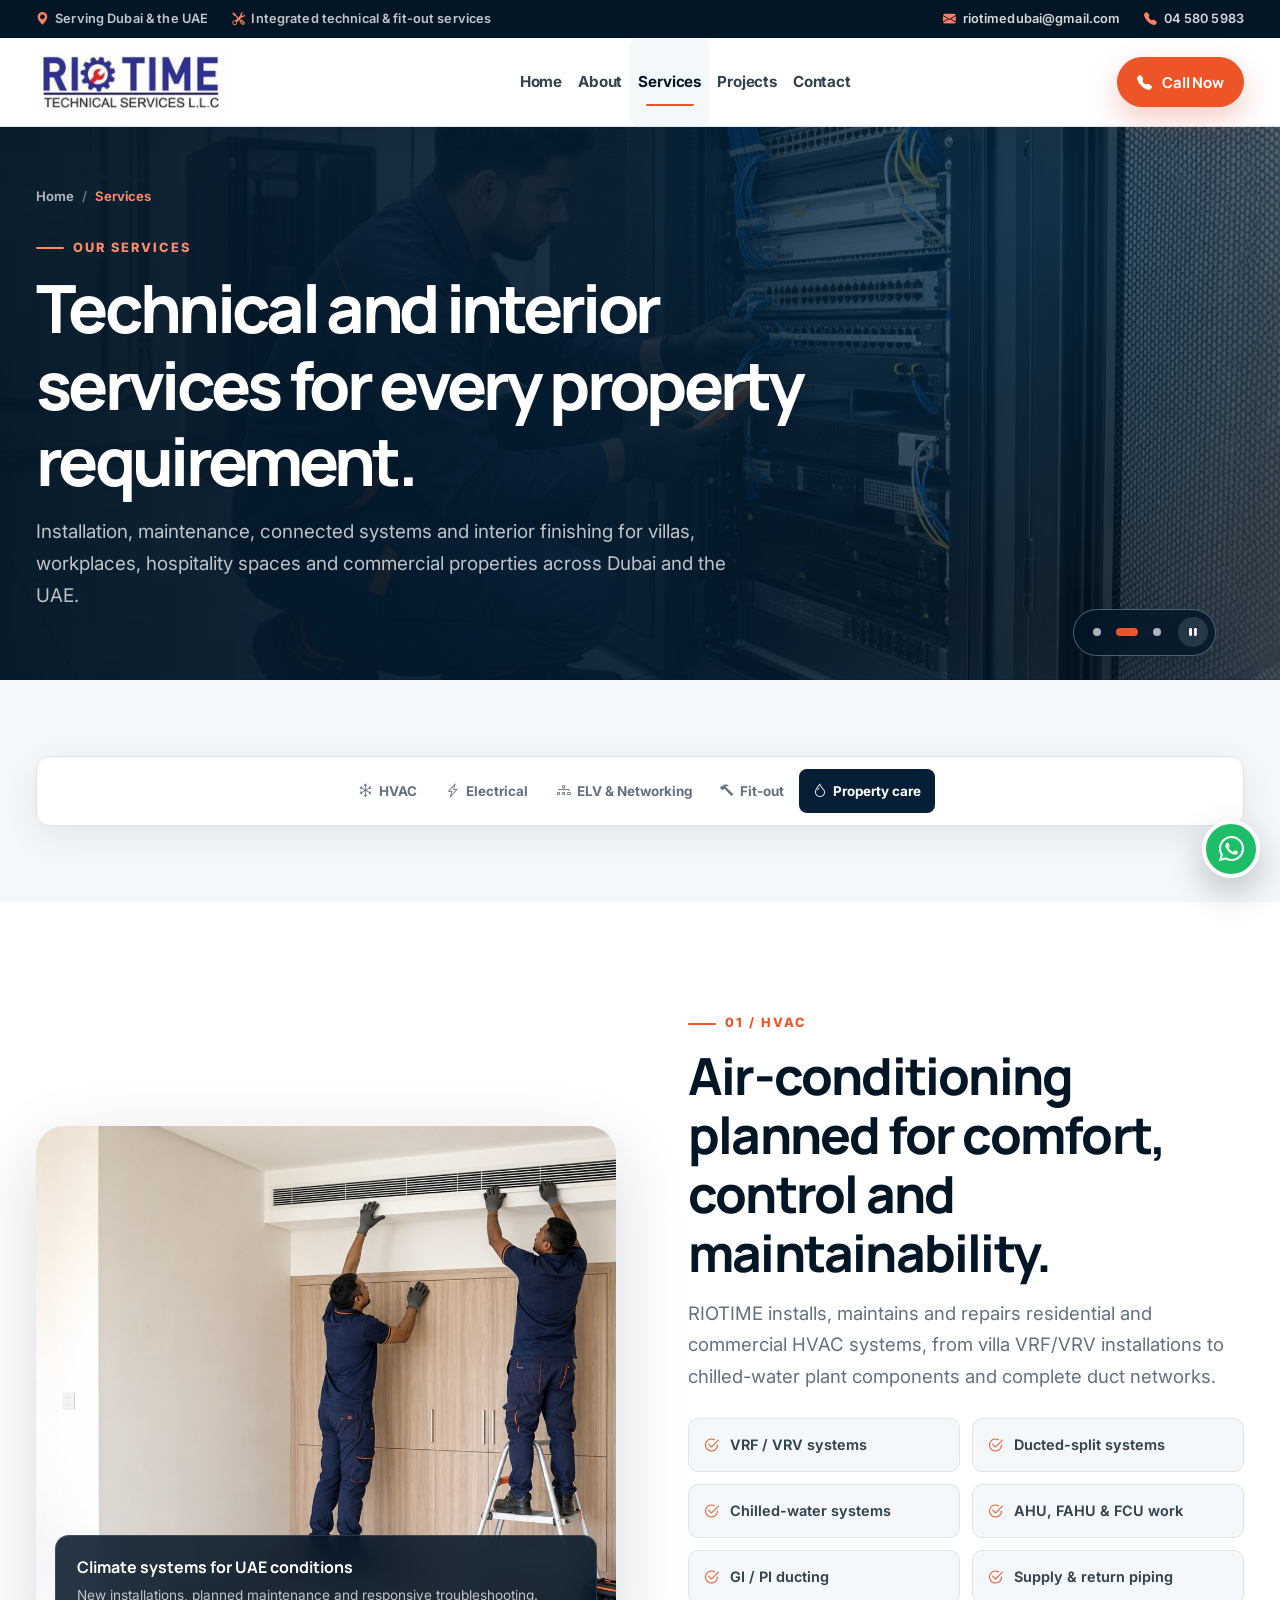
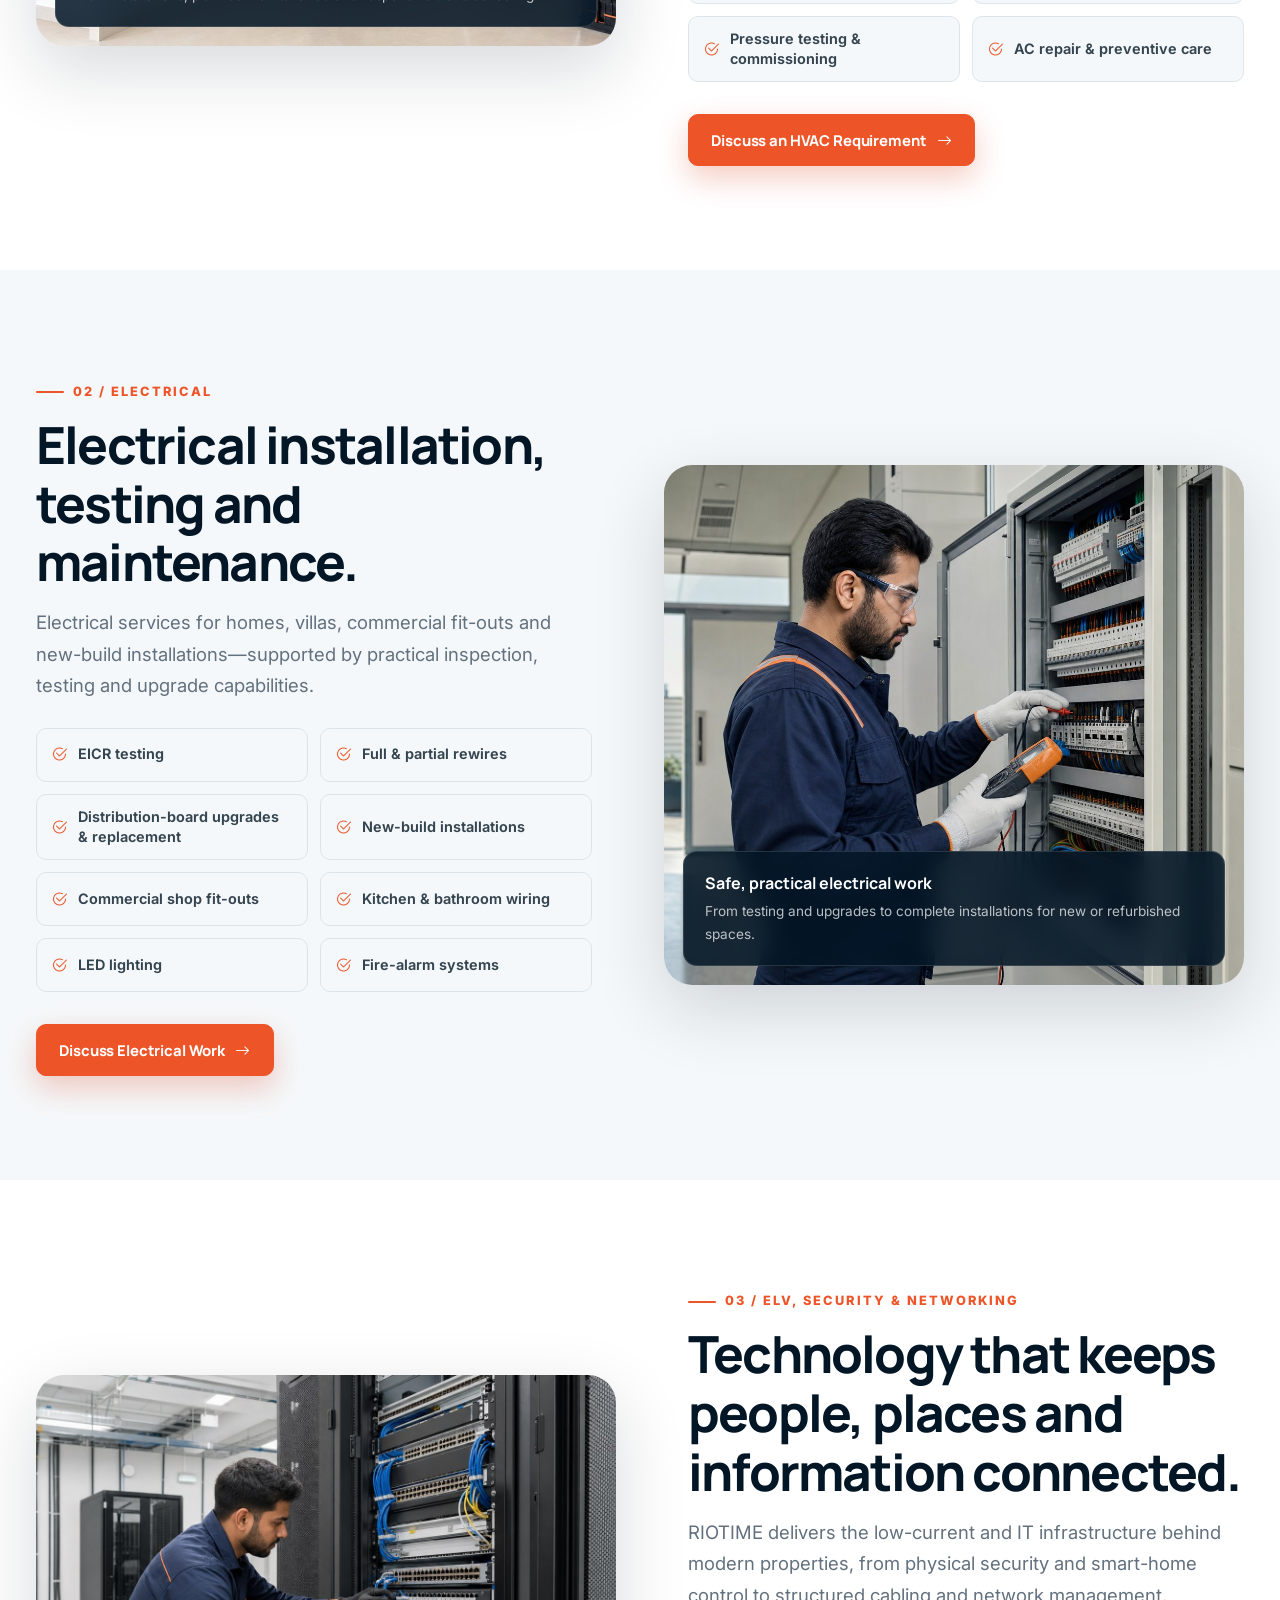
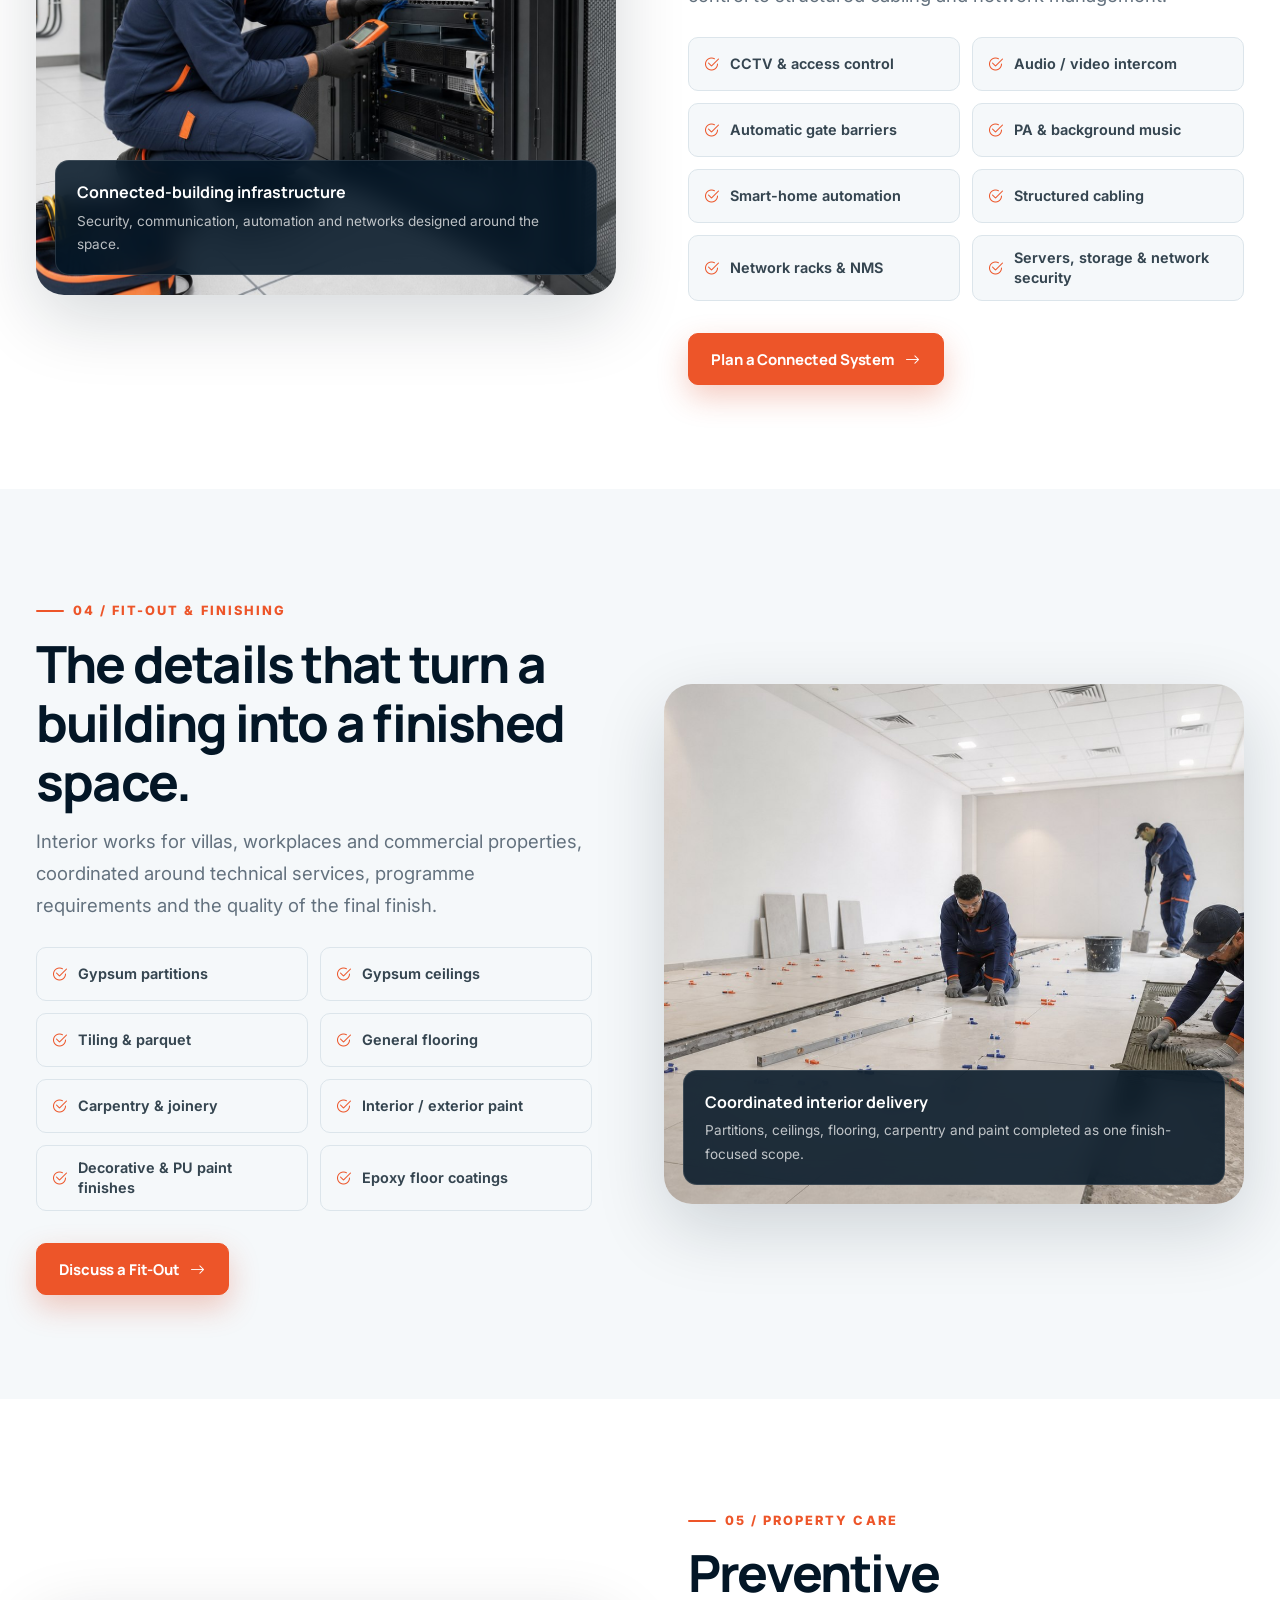
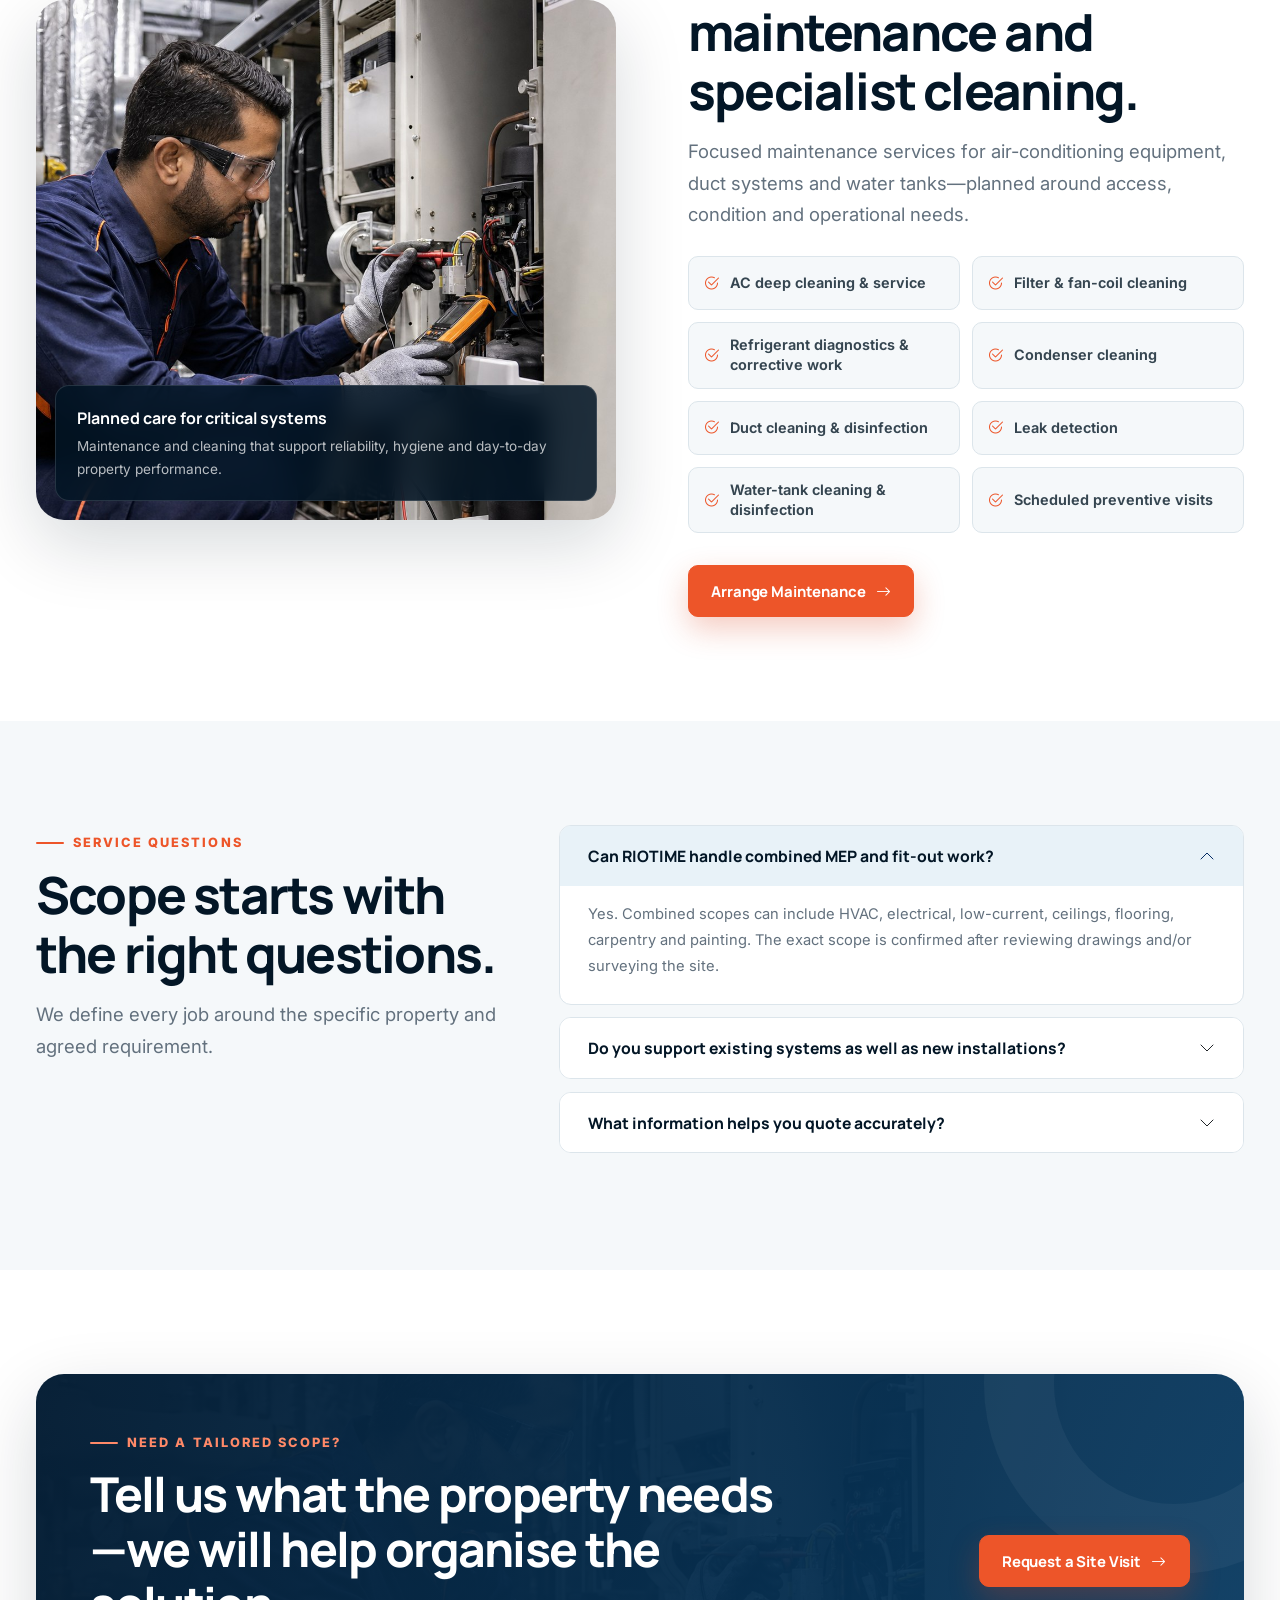
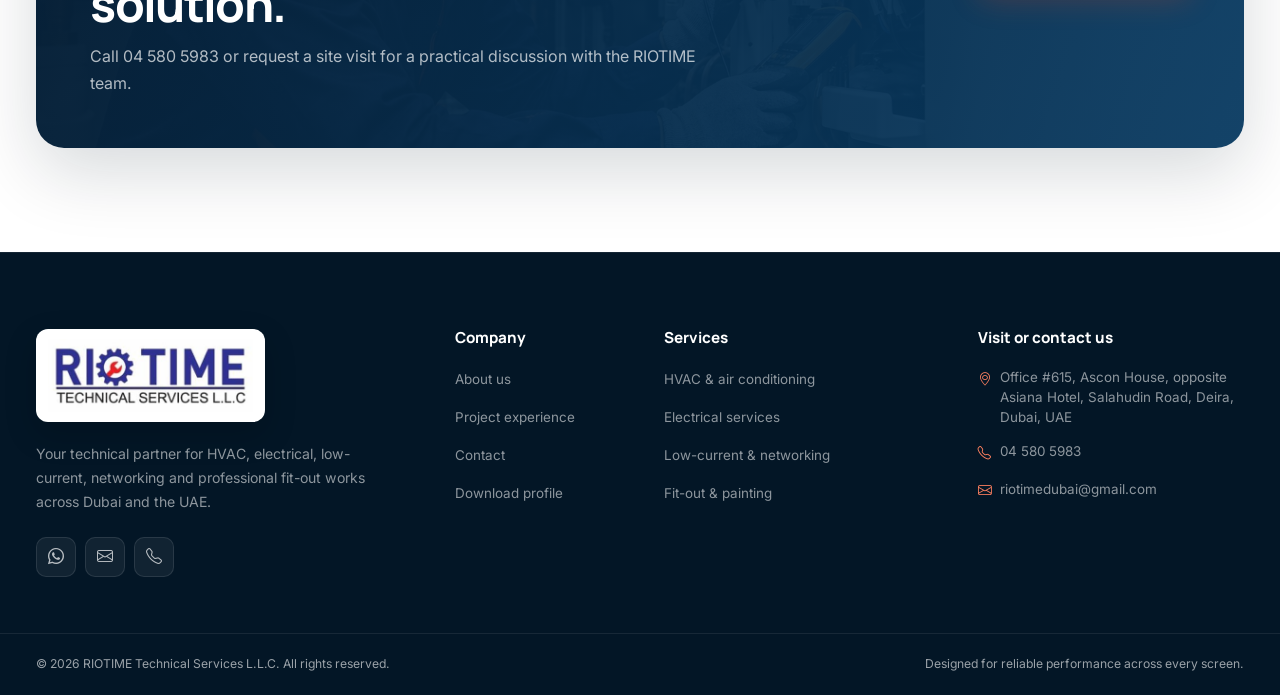
<file: services.html>
<!doctype html>
<html lang="en">
<head>
  <meta charset="utf-8">
  <meta name="viewport" content="width=device-width, initial-scale=1">
  <meta name="description" content="Explore RIOTIME HVAC, electrical, low-current, networking, interior fit-out, painting and property-maintenance services across Dubai and the UAE.">
  <meta name="robots" content="index, follow, max-image-preview:large">
  <meta name="theme-color" content="#061f36">
  <link rel="canonical" href="https://riotime.ae/services">
  <meta property="og:title" content="HVAC, Electrical, ELV &amp; Fit-Out Services | RIOTIME Dubai">
  <meta property="og:description" content="Explore RIOTIME HVAC, electrical, ELV, networking, interior fit-out, painting and property-maintenance services across Dubai and the UAE.">
  <meta property="og:type" content="website">
  <meta property="og:site_name" content="RIOTIME">
  <meta property="og:locale" content="en_AE">
  <meta property="og:image" content="https://riotime.ae/assets/images/service-linear-diffuser-hd.jpg">
  <meta property="og:image:alt" content="RIOTIME technicians installing a linear air-conditioning diffuser">
  <meta property="og:url" content="https://riotime.ae/services">
  <meta name="twitter:card" content="summary_large_image">
  <meta name="twitter:title" content="HVAC, Electrical, ELV &amp; Fit-Out Services | RIOTIME Dubai">
  <meta name="twitter:description" content="Explore RIOTIME technical and interior services for residential and commercial properties across Dubai and the UAE.">
  <meta name="twitter:image" content="https://riotime.ae/assets/images/service-linear-diffuser-hd.jpg">
  <title>HVAC, Electrical, ELV &amp; Fit-Out Services | RIOTIME Dubai</title>
  <link rel="icon" href="assets/images/favicon.svg" type="image/svg+xml">
  <link rel="manifest" href="site.webmanifest">
  <link rel="preconnect" href="https://fonts.googleapis.com">
  <link rel="preconnect" href="https://fonts.gstatic.com" crossorigin>
  <link href="https://fonts.googleapis.com/css2?family=Inter:wght@400;500;600;700&family=Manrope:wght@600;700;800&display=swap" rel="stylesheet">
  <link href="https://cdn.jsdelivr.net/npm/bootstrap@5.3.3/dist/css/bootstrap.min.css" rel="stylesheet" integrity="sha384-QWTKZyjpPEjISv5WaRU9OFeRpok6YctnYmDr5pNlyT2bRjXh0JMhjY6hW+ALEwIH" crossorigin="anonymous">
  <link rel="stylesheet" href="https://cdn.jsdelivr.net/npm/bootstrap-icons@1.11.3/font/bootstrap-icons.min.css">
  <link rel="stylesheet" href="assets/css/style.css">
</head>
<body>
  <a class="skip-link" href="#main-content">Skip to main content</a>

  <header class="site-header sticky-top">
    <div class="utility-bar">
      <div class="container d-flex align-items-center justify-content-between py-2">
        <div class="d-flex align-items-center gap-4"><span class="utility-bar__item"><i class="bi bi-geo-alt-fill"></i> Serving Dubai &amp; the UAE</span><span class="utility-bar__item"><i class="bi bi-tools"></i> Integrated technical &amp; fit-out services</span></div>
        <div class="d-flex align-items-center gap-4"><a class="utility-bar__item" href="mailto:riotimedubai@gmail.com"><i class="bi bi-envelope-fill"></i> riotimedubai@gmail.com</a><a class="utility-bar__item" href="tel:+97145805983"><i class="bi bi-telephone-fill"></i> 04 580 5983</a></div>
      </div>
    </div>
    <nav class="navbar navbar-expand-lg site-navbar" aria-label="Primary navigation">
      <div class="container">
        <a class="navbar-brand navbar-brand--official" href="./" aria-label="RIOTIME home"><img class="brand-logo brand-logo--header" src="assets/images/riotime-logo.jpg" width="431" height="154" alt="RIOTIME Technical Services L.L.C logo"></a>
        <button class="navbar-toggler" type="button" data-bs-toggle="collapse" data-bs-target="#mainNav" aria-controls="mainNav" aria-expanded="false" aria-label="Toggle navigation"><span class="navbar-toggler-icon"></span></button>
        <div class="collapse navbar-collapse" id="mainNav">
          <ul class="navbar-nav mx-auto">
            <li class="nav-item"><a class="nav-link" href="./">Home</a></li>
            <li class="nav-item"><a class="nav-link" href="about">About</a></li>
            <li class="nav-item"><a class="nav-link active" aria-current="page" href="services">Services</a></li>
            <li class="nav-item"><a class="nav-link" href="projects">Projects</a></li>
            <li class="nav-item"><a class="nav-link" href="contact">Contact</a></li>
          </ul>
          <div class="d-flex flex-column flex-lg-row gap-2 mt-4 mt-lg-0"><a class="btn btn-primary" href="tel:+971552625454"><i class="bi bi-telephone-fill"></i> Call Now</a></div>
        </div>
      </div>
    </nav>
  </header>

  <main id="main-content">
    <section class="page-hero page-hero--services banner-slider banner-slider--services" data-banner-slider data-interval="2000" data-transition="850" aria-labelledby="page-title">
      <div class="banner-slider__media" aria-hidden="true">
        <div class="banner-slider__slide is-active" data-banner-slide style="--banner-position: 65% center; --banner-mobile-position: 68% center;">
          <img src="assets/images/service-linear-diffuser-hd.jpg" alt="" width="1672" height="941" loading="eager" fetchpriority="high" decoding="async">
        </div>
        <div class="banner-slider__slide" data-banner-slide style="--banner-position: 58% center; --banner-mobile-position: 59% center;">
          <img src="assets/images/service-elv-networking-hd.jpg" alt="" width="1448" height="1086" loading="eager" decoding="async">
        </div>
        <div class="banner-slider__slide" data-banner-slide style="--banner-position: 64% center; --banner-mobile-position: 66% center;">
          <img src="assets/images/service-tiling-hd.jpg" alt="" width="1672" height="941" loading="eager" decoding="async">
        </div>
      </div>
      <div class="banner-slider__controls" aria-label="Services banner slideshow controls">
        <div class="banner-slider__dots" role="group" aria-label="Choose a banner image">
          <button class="banner-slider__dot is-active" type="button" data-slide-to="0" aria-label="Show banner slide 1 of 3" aria-current="true"></button>
          <button class="banner-slider__dot" type="button" data-slide-to="1" aria-label="Show banner slide 2 of 3" aria-current="false"></button>
          <button class="banner-slider__dot" type="button" data-slide-to="2" aria-label="Show banner slide 3 of 3" aria-current="false"></button>
        </div>
        <button class="banner-slider__toggle" type="button" data-slider-toggle aria-label="Pause banner slideshow" aria-pressed="false"><i class="bi bi-pause-fill" data-slider-toggle-icon aria-hidden="true"></i></button>
      </div>
      <div class="container">
        <nav aria-label="Breadcrumb"><ol class="breadcrumb"><li class="breadcrumb-item"><a href="./">Home</a></li><li class="breadcrumb-item active" aria-current="page">Services</li></ol></nav>
        <span class="section__eyebrow section__eyebrow--light">Our services</span>
        <h1 id="page-title">Technical and interior services for every property requirement.</h1>
        <p>Installation, maintenance, connected systems and interior finishing for villas, workplaces, hospitality spaces and commercial properties across Dubai and the UAE.</p>
      </div>
    </section>

    <section class="section--compact section--surface">
      <div class="container">
        <nav class="service-nav nav justify-content-lg-center" aria-label="Service sections">
          <a class="nav-link active" href="#hvac"><i class="bi bi-snow me-1"></i> HVAC</a>
          <a class="nav-link" href="#electrical"><i class="bi bi-lightning-charge me-1"></i> Electrical</a>
          <a class="nav-link" href="#low-current"><i class="bi bi-diagram-3 me-1"></i> ELV &amp; Networking</a>
          <a class="nav-link" href="#fitout"><i class="bi bi-hammer me-1"></i> Fit-out</a>
          <a class="nav-link" href="#maintenance"><i class="bi bi-droplet me-1"></i> Property care</a>
        </nav>
      </div>
    </section>

    <section class="section service-detail" id="hvac" aria-labelledby="hvac-title">
      <div class="container">
        <div class="row g-5 align-items-center">
          <div class="col-lg-6 reveal">
            <div class="service-detail__image">
              <img src="assets/images/service-linear-diffuser-hd.jpg" alt="Professional HVAC technicians installing a linear air-conditioning diffuser in a modern villa" width="1672" height="941" decoding="async">
              <div class="service-detail__image-badge"><strong>Climate systems for UAE conditions</strong>New installations, planned maintenance and responsive troubleshooting.</div>
            </div>
          </div>
          <div class="col-lg-6 ps-lg-5 reveal reveal-delay-1">
            <span class="section__eyebrow">01 / HVAC</span>
            <h2 class="section__title" id="hvac-title">Air-conditioning planned for comfort, control and maintainability.</h2>
            <p class="section__intro">RIOTIME installs, maintains and repairs residential and commercial HVAC systems, from villa VRF/VRV installations to chilled-water plant components and complete duct networks.</p>
            <ul class="service-detail__list">
              <li><i class="bi bi-check2-circle"></i> VRF / VRV systems</li>
              <li><i class="bi bi-check2-circle"></i> Ducted-split systems</li>
              <li><i class="bi bi-check2-circle"></i> Chilled-water systems</li>
              <li><i class="bi bi-check2-circle"></i> AHU, FAHU &amp; FCU work</li>
              <li><i class="bi bi-check2-circle"></i> GI / PI ducting</li>
              <li><i class="bi bi-check2-circle"></i> Supply &amp; return piping</li>
              <li><i class="bi bi-check2-circle"></i> Pressure testing &amp; commissioning</li>
              <li><i class="bi bi-check2-circle"></i> AC repair &amp; preventive care</li>
            </ul>
            <a class="btn btn-primary" href="contact?service=hvac#enquiry">Discuss an HVAC Requirement <i class="bi bi-arrow-right"></i></a>
          </div>
        </div>
      </div>
    </section>

    <section class="section section--surface service-detail" id="electrical" aria-labelledby="electrical-title">
      <div class="container">
        <div class="row g-5 align-items-center">
          <div class="col-lg-6 order-lg-2 reveal">
            <div class="service-detail__image">
              <img src="assets/images/service-electrical.jpg" alt="Qualified electrician carrying out diagnostic testing" width="1536" height="1024" loading="lazy" decoding="async">
              <div class="service-detail__image-badge"><strong>Safe, practical electrical work</strong>From testing and upgrades to complete installations for new or refurbished spaces.</div>
            </div>
          </div>
          <div class="col-lg-6 order-lg-1 pe-lg-5 reveal reveal-delay-1">
            <span class="section__eyebrow">02 / ELECTRICAL</span>
            <h2 class="section__title" id="electrical-title">Electrical installation, testing and maintenance.</h2>
            <p class="section__intro">Electrical services for homes, villas, commercial fit-outs and new-build installations—supported by practical inspection, testing and upgrade capabilities.</p>
            <ul class="service-detail__list">
              <li><i class="bi bi-check2-circle"></i> EICR testing</li>
              <li><i class="bi bi-check2-circle"></i> Full &amp; partial rewires</li>
              <li><i class="bi bi-check2-circle"></i> Distribution-board upgrades &amp; replacement</li>
              <li><i class="bi bi-check2-circle"></i> New-build installations</li>
              <li><i class="bi bi-check2-circle"></i> Commercial shop fit-outs</li>
              <li><i class="bi bi-check2-circle"></i> Kitchen &amp; bathroom wiring</li>
              <li><i class="bi bi-check2-circle"></i> LED lighting</li>
              <li><i class="bi bi-check2-circle"></i> Fire-alarm systems</li>
            </ul>
            <a class="btn btn-primary" href="contact?service=electrical#enquiry">Discuss Electrical Work <i class="bi bi-arrow-right"></i></a>
          </div>
        </div>
      </div>
    </section>

    <section class="section service-detail" id="low-current" aria-labelledby="low-current-title">
      <div class="container">
        <div class="row g-5 align-items-center">
          <div class="col-lg-6 reveal">
            <div class="service-detail__image">
              <img src="assets/images/service-elv-networking-hd.jpg" alt="ELV technician testing structured cabling in a professional network rack" width="1448" height="1086" loading="lazy" decoding="async">
              <div class="service-detail__image-badge"><strong>Connected-building infrastructure</strong>Security, communication, automation and networks designed around the space.</div>
            </div>
          </div>
          <div class="col-lg-6 ps-lg-5 reveal reveal-delay-1">
            <span class="section__eyebrow">03 / ELV, SECURITY &amp; NETWORKING</span>
            <h2 class="section__title" id="low-current-title">Technology that keeps people, places and information connected.</h2>
            <p class="section__intro">RIOTIME delivers the low-current and IT infrastructure behind modern properties, from physical security and smart-home control to structured cabling and network management.</p>
            <ul class="service-detail__list">
              <li><i class="bi bi-check2-circle"></i> CCTV &amp; access control</li>
              <li><i class="bi bi-check2-circle"></i> Audio / video intercom</li>
              <li><i class="bi bi-check2-circle"></i> Automatic gate barriers</li>
              <li><i class="bi bi-check2-circle"></i> PA &amp; background music</li>
              <li><i class="bi bi-check2-circle"></i> Smart-home automation</li>
              <li><i class="bi bi-check2-circle"></i> Structured cabling</li>
              <li><i class="bi bi-check2-circle"></i> Network racks &amp; NMS</li>
              <li><i class="bi bi-check2-circle"></i> Servers, storage &amp; network security</li>
            </ul>
            <a class="btn btn-primary" href="contact?service=low-current#enquiry">Plan a Connected System <i class="bi bi-arrow-right"></i></a>
          </div>
        </div>
      </div>
    </section>

    <section class="section section--surface service-detail" id="fitout" aria-labelledby="fitout-title">
      <div class="container">
        <div class="row g-5 align-items-center">
          <div class="col-lg-6 order-lg-2 reveal">
            <div class="service-detail__image">
              <img src="assets/images/service-tiling-hd.jpg" alt="Professional fit-out team installing porcelain floor tiles with levelling spacers" width="1672" height="941" loading="lazy" decoding="async">
              <div class="service-detail__image-badge"><strong>Coordinated interior delivery</strong>Partitions, ceilings, flooring, carpentry and paint completed as one finish-focused scope.</div>
            </div>
          </div>
          <div class="col-lg-6 order-lg-1 pe-lg-5 reveal reveal-delay-1">
            <span class="section__eyebrow">04 / FIT-OUT &amp; FINISHING</span>
            <h2 class="section__title" id="fitout-title">The details that turn a building into a finished space.</h2>
            <p class="section__intro">Interior works for villas, workplaces and commercial properties, coordinated around technical services, programme requirements and the quality of the final finish.</p>
            <ul class="service-detail__list">
              <li><i class="bi bi-check2-circle"></i> Gypsum partitions</li>
              <li><i class="bi bi-check2-circle"></i> Gypsum ceilings</li>
              <li><i class="bi bi-check2-circle"></i> Tiling &amp; parquet</li>
              <li><i class="bi bi-check2-circle"></i> General flooring</li>
              <li><i class="bi bi-check2-circle"></i> Carpentry &amp; joinery</li>
              <li><i class="bi bi-check2-circle"></i> Interior / exterior paint</li>
              <li><i class="bi bi-check2-circle"></i> Decorative &amp; PU paint finishes</li>
              <li><i class="bi bi-check2-circle"></i> Epoxy floor coatings</li>
            </ul>
            <a class="btn btn-primary" href="contact?service=fitout#enquiry">Discuss a Fit-Out <i class="bi bi-arrow-right"></i></a>
          </div>
        </div>
      </div>
    </section>

    <section class="section service-detail" id="maintenance" aria-labelledby="maintenance-title">
      <div class="container">
        <div class="row g-5 align-items-center">
          <div class="col-lg-6 reveal">
            <div class="service-detail__image">
              <img src="assets/images/project-maintenance.jpg" alt="Technician carrying out preventive equipment maintenance" width="1672" height="941" loading="lazy" decoding="async">
              <div class="service-detail__image-badge"><strong>Planned care for critical systems</strong>Maintenance and cleaning that support reliability, hygiene and day-to-day property performance.</div>
            </div>
          </div>
          <div class="col-lg-6 ps-lg-5 reveal reveal-delay-1">
            <span class="section__eyebrow">05 / PROPERTY CARE</span>
            <h2 class="section__title" id="maintenance-title">Preventive maintenance and specialist cleaning.</h2>
            <p class="section__intro">Focused maintenance services for air-conditioning equipment, duct systems and water tanks—planned around access, condition and operational needs.</p>
            <ul class="service-detail__list">
              <li><i class="bi bi-check2-circle"></i> AC deep cleaning &amp; service</li>
              <li><i class="bi bi-check2-circle"></i> Filter &amp; fan-coil cleaning</li>
              <li><i class="bi bi-check2-circle"></i> Refrigerant diagnostics &amp; corrective work</li>
              <li><i class="bi bi-check2-circle"></i> Condenser cleaning</li>
              <li><i class="bi bi-check2-circle"></i> Duct cleaning &amp; disinfection</li>
              <li><i class="bi bi-check2-circle"></i> Leak detection</li>
              <li><i class="bi bi-check2-circle"></i> Water-tank cleaning &amp; disinfection</li>
              <li><i class="bi bi-check2-circle"></i> Scheduled preventive visits</li>
            </ul>
            <a class="btn btn-primary" href="contact?service=maintenance#enquiry">Arrange Maintenance <i class="bi bi-arrow-right"></i></a>
          </div>
        </div>
      </div>
    </section>

    <section class="section section--surface" aria-labelledby="service-faq-title">
      <div class="container">
        <div class="row g-5">
          <div class="col-lg-5 reveal">
            <span class="section__eyebrow">Service questions</span>
            <h2 class="section__title" id="service-faq-title">Scope starts with the right questions.</h2>
            <p class="section__intro">We define every job around the specific property and agreed requirement.</p>
          </div>
          <div class="col-lg-7 reveal reveal-delay-1">
            <div class="accordion" id="serviceFaq">
              <div class="accordion-item">
                <h3 class="accordion-header"><button class="accordion-button" type="button" data-bs-toggle="collapse" data-bs-target="#serviceFaqOne" aria-expanded="true" aria-controls="serviceFaqOne">Can RIOTIME handle combined MEP and fit-out work?</button></h3>
                <div id="serviceFaqOne" class="accordion-collapse collapse show" data-bs-parent="#serviceFaq"><div class="accordion-body">Yes. Combined scopes can include HVAC, electrical, low-current, ceilings, flooring, carpentry and painting. The exact scope is confirmed after reviewing drawings and/or surveying the site.</div></div>
              </div>
              <div class="accordion-item">
                <h3 class="accordion-header"><button class="accordion-button collapsed" type="button" data-bs-toggle="collapse" data-bs-target="#serviceFaqTwo" aria-expanded="false" aria-controls="serviceFaqTwo">Do you support existing systems as well as new installations?</button></h3>
                <div id="serviceFaqTwo" class="accordion-collapse collapse" data-bs-parent="#serviceFaq"><div class="accordion-body">Yes. RIOTIME undertakes inspection, servicing, repair, replacement, upgrades and preventive maintenance as well as new installations.</div></div>
              </div>
              <div class="accordion-item">
                <h3 class="accordion-header"><button class="accordion-button collapsed" type="button" data-bs-toggle="collapse" data-bs-target="#serviceFaqThree" aria-expanded="false" aria-controls="serviceFaqThree">What information helps you quote accurately?</button></h3>
                <div id="serviceFaqThree" class="accordion-collapse collapse" data-bs-parent="#serviceFaq"><div class="accordion-body">Share the location, property type, service required, relevant drawings or photos, access restrictions and preferred timing. A site survey may be recommended before finalising the quotation.</div></div>
              </div>
            </div>
          </div>
        </div>
      </div>
    </section>

    <section class="section">
      <div class="container">
        <div class="cta-panel reveal">
          <div class="row g-4 align-items-center">
            <div class="col-lg-8"><span class="section__eyebrow section__eyebrow--light">Need a tailored scope?</span><h2>Tell us what the property needs—we will help organise the solution.</h2><p>Call 04 580 5983 or request a site visit for a practical discussion with the RIOTIME team.</p></div>
            <div class="col-lg-4 text-lg-end"><a class="btn btn-primary" href="contact#enquiry">Request a Site Visit <i class="bi bi-arrow-right"></i></a></div>
          </div>
        </div>
      </div>
    </section>
  </main>

  <footer class="site-footer">
    <div class="site-footer__main">
      <div class="container">
        <div class="row g-5">
          <div class="col-lg-4">
            <a class="navbar-brand navbar-brand--official navbar-brand--footer" href="./" aria-label="RIOTIME home"><img class="brand-logo brand-logo--footer" src="assets/images/riotime-logo.jpg" width="431" height="154" alt="RIOTIME Technical Services L.L.C logo" loading="lazy" decoding="async"></a>
            <p class="site-footer__about">Your technical partner for HVAC, electrical, low-current, networking and professional fit-out works across Dubai and the UAE.</p>
            <div class="footer-socials"><a href="https://wa.me/971552625454" target="_blank" rel="noopener" aria-label="WhatsApp RIOTIME"><i class="bi bi-whatsapp"></i></a><a href="mailto:riotimedubai@gmail.com" aria-label="Email RIOTIME"><i class="bi bi-envelope"></i></a><a href="tel:+97145805983" aria-label="Call RIOTIME"><i class="bi bi-telephone"></i></a></div>
          </div>
          <div class="col-6 col-lg-2"><h3>Company</h3><ul class="footer-links"><li><a href="about">About us</a></li><li><a href="projects">Project experience</a></li><li><a href="contact">Contact</a></li><li><a href="assets/docs/riotime-company-profile.pdf" download>Download profile</a></li></ul></div>
          <div class="col-6 col-lg-3"><h3>Services</h3><ul class="footer-links"><li><a href="#hvac">HVAC &amp; air conditioning</a></li><li><a href="#electrical">Electrical services</a></li><li><a href="#low-current">Low-current &amp; networking</a></li><li><a href="#fitout">Fit-out &amp; painting</a></li></ul></div>
          <div class="col-lg-3"><h3>Visit or contact us</h3><ul class="footer-links"><li><span><i class="bi bi-geo-alt"></i> Office #615, Ascon House, opposite Asiana Hotel, Salahudin Road, Deira, Dubai, UAE</span></li><li><a href="tel:+97145805983"><i class="bi bi-telephone"></i> 04 580 5983</a></li><li><a href="mailto:riotimedubai@gmail.com"><i class="bi bi-envelope"></i> riotimedubai@gmail.com</a></li></ul></div>
        </div>
      </div>
    </div>
    <div class="site-footer__bottom"><div class="container d-flex flex-column flex-md-row align-items-center justify-content-between gap-2"><span>&copy; <span data-current-year></span> RIOTIME Technical Services L.L.C. All rights reserved.</span><span>Designed for reliable performance across every screen.</span></div></div>
  </footer>

  <a class="floating-whatsapp" href="https://wa.me/971552625454?text=Hello%20RIOTIME%2C%20I%20would%20like%20to%20discuss%20a%20technical%20service." target="_blank" rel="noopener" aria-label="Chat with RIOTIME on WhatsApp"><i class="bi bi-whatsapp"></i></a>
  <button class="back-to-top" type="button" aria-label="Back to top"><i class="bi bi-chevron-up"></i></button>
  <div class="mobile-action-bar" aria-label="Quick contact actions"><a href="tel:+971552625454"><i class="bi bi-telephone-fill"></i> Call RIOTIME</a><a href="https://wa.me/971552625454" target="_blank" rel="noopener"><i class="bi bi-whatsapp"></i> WhatsApp</a></div>
  <script src="https://cdn.jsdelivr.net/npm/bootstrap@5.3.3/dist/js/bootstrap.bundle.min.js" integrity="sha384-YvpcrYf0tY3lHB60NNkmXc5s9fDVZLESaAA55NDzOxhy9GkcIdslK1eN7N6jIeHz" crossorigin="anonymous"></script>
  <script src="assets/js/main.js"></script>
</body>
</html>
</file>
<file: assets/css/style.css>
/* ==========================================================================
   RIOTIME Technical Services LLC
   Static presentation website — custom design system on Bootstrap 5
   ========================================================================== */

:root {
  --rt-navy-950: #031626;
  --rt-navy-900: #061f36;
  --rt-navy-800: #082b49;
  --rt-navy-700: #0b3b63;
  --rt-blue-600: #0d5d96;
  --rt-blue-100: #e8f2f8;
  --rt-orange-600: #d9421c;
  --rt-orange-500: #ed5529;
  --rt-orange-100: #fff0eb;
  --rt-ink: #12212d;
  --rt-muted: #63717e;
  --rt-border: #dce5eb;
  --rt-surface: #f5f8fa;
  --rt-white: #ffffff;
  --rt-shadow-sm: 0 10px 35px rgba(3, 22, 38, 0.08);
  --rt-shadow-lg: 0 24px 70px rgba(3, 22, 38, 0.16);
  --rt-radius-sm: 12px;
  --rt-radius: 20px;
  --rt-radius-lg: 28px;
  --rt-transition: 220ms cubic-bezier(0.2, 0.7, 0.3, 1);
}

html {
  scroll-behavior: smooth;
}

body {
  min-width: 320px;
  color: var(--rt-ink);
  background: var(--rt-white);
  font-family: "Inter", system-ui, -apple-system, BlinkMacSystemFont, "Segoe UI", sans-serif;
  font-size: 16px;
  line-height: 1.7;
  overflow-x: hidden;
  -webkit-font-smoothing: antialiased;
}

body.menu-open {
  overflow: hidden;
}

h1,
h2,
h3,
h4,
h5,
h6,
.navbar-brand,
.btn {
  font-family: "Manrope", "Inter", system-ui, sans-serif;
}

h1,
h2,
h3,
h4,
h5,
h6 {
  color: var(--rt-navy-950);
  font-weight: 750;
  letter-spacing: -0.035em;
  line-height: 1.15;
}

p {
  margin-bottom: 1.25rem;
}

a {
  color: var(--rt-blue-600);
  text-decoration: none;
  transition: color var(--rt-transition);
}

a:hover {
  color: var(--rt-orange-600);
}

img {
  max-width: 100%;
}

::selection {
  color: var(--rt-white);
  background: var(--rt-orange-500);
}

.container {
  --bs-gutter-x: 2rem;
  max-width: 1240px;
}

.section {
  padding: 104px 0;
}

.section--compact {
  padding: 76px 0;
}

.section--surface {
  background: var(--rt-surface);
}

.section--navy {
  position: relative;
  color: rgba(255, 255, 255, 0.78);
  background:
    radial-gradient(circle at 88% 12%, rgba(13, 93, 150, 0.34), transparent 34%),
    var(--rt-navy-950);
  overflow: hidden;
}

.section--navy::before {
  position: absolute;
  inset: 0;
  background-image:
    linear-gradient(rgba(255, 255, 255, 0.025) 1px, transparent 1px),
    linear-gradient(90deg, rgba(255, 255, 255, 0.025) 1px, transparent 1px);
  background-size: 48px 48px;
  content: "";
  pointer-events: none;
}

.section--navy > .container {
  position: relative;
  z-index: 1;
}

.section--navy h1,
.section--navy h2,
.section--navy h3,
.section--navy h4 {
  color: var(--rt-white);
}

.section__eyebrow {
  display: inline-flex;
  gap: 0.55rem;
  align-items: center;
  margin-bottom: 1rem;
  color: var(--rt-orange-500);
  font-size: 0.8rem;
  font-weight: 800;
  letter-spacing: 0.16em;
  line-height: 1;
  text-transform: uppercase;
}

.section__eyebrow::before {
  width: 28px;
  height: 2px;
  background: currentColor;
  border-radius: 20px;
  content: "";
}

.section__eyebrow--light {
  color: #ff8968;
}

.section__title {
  max-width: 760px;
  margin-bottom: 1rem;
  font-size: clamp(2rem, 4vw, 3.35rem);
}

.section__intro {
  max-width: 680px;
  margin-bottom: 0;
  color: var(--rt-muted);
  font-size: clamp(1rem, 1.7vw, 1.16rem);
}

.section--navy .section__intro {
  color: rgba(255, 255, 255, 0.72);
}

.text-orange {
  color: var(--rt-orange-500) !important;
}

.text-muted-rt {
  color: var(--rt-muted) !important;
}

.surface-card {
  border: 1px solid var(--rt-border);
  border-radius: var(--rt-radius);
  background: var(--rt-white);
  box-shadow: var(--rt-shadow-sm);
}

/* Accessibility */
.skip-link {
  position: fixed;
  top: -80px;
  left: 1rem;
  z-index: 9999;
  padding: 0.7rem 1rem;
  color: var(--rt-white);
  background: var(--rt-navy-950);
  border-radius: 0 0 10px 10px;
  font-weight: 700;
}

.skip-link:focus {
  top: 0;
  color: var(--rt-white);
}

:focus-visible {
  outline: 3px solid rgba(237, 85, 41, 0.5);
  outline-offset: 3px;
}

/* Buttons */
.btn {
  display: inline-flex;
  min-height: 52px;
  gap: 0.65rem;
  align-items: center;
  justify-content: center;
  padding: 0.78rem 1.4rem;
  border-radius: 10px;
  font-size: 0.93rem;
  font-weight: 750;
  letter-spacing: -0.01em;
  transition:
    transform var(--rt-transition),
    box-shadow var(--rt-transition),
    color var(--rt-transition),
    border-color var(--rt-transition),
    background-color var(--rt-transition);
}

.btn:hover {
  transform: translateY(-2px);
}

.btn-primary {
  --bs-btn-color: var(--rt-white);
  --bs-btn-bg: var(--rt-orange-500);
  --bs-btn-border-color: var(--rt-orange-500);
  --bs-btn-hover-color: var(--rt-white);
  --bs-btn-hover-bg: var(--rt-orange-600);
  --bs-btn-hover-border-color: var(--rt-orange-600);
  --bs-btn-active-bg: var(--rt-orange-600);
  --bs-btn-active-border-color: var(--rt-orange-600);
  box-shadow: 0 12px 30px rgba(217, 66, 28, 0.27);
}

.btn-outline-light {
  --bs-btn-border-color: rgba(255, 255, 255, 0.48);
  --bs-btn-hover-color: var(--rt-navy-950);
  --bs-btn-hover-bg: var(--rt-white);
  --bs-btn-hover-border-color: var(--rt-white);
  color: var(--rt-white);
  background: rgba(255, 255, 255, 0.06);
  backdrop-filter: blur(8px);
}

.btn-outline-navy {
  color: var(--rt-navy-900);
  border: 1px solid var(--rt-navy-900);
  background: transparent;
}

.btn-outline-navy:hover {
  color: var(--rt-white);
  background: var(--rt-navy-900);
  border-color: var(--rt-navy-900);
}

.btn-link-arrow {
  min-height: auto;
  padding: 0;
  color: var(--rt-navy-900);
  border: 0;
  font-weight: 800;
}

.btn-link-arrow:hover {
  color: var(--rt-orange-600);
  transform: none;
}

.btn-link-arrow i {
  transition: transform var(--rt-transition);
}

.btn-link-arrow:hover i {
  transform: translateX(4px);
}

/* Header */
.utility-bar {
  position: relative;
  z-index: 1031;
  min-height: 38px;
  color: rgba(255, 255, 255, 0.76);
  background: var(--rt-navy-950);
  font-size: 0.8rem;
  font-weight: 600;
  letter-spacing: 0.01em;
}

.utility-bar a {
  color: rgba(255, 255, 255, 0.84);
}

.utility-bar a:hover {
  color: var(--rt-white);
}

.utility-bar__item {
  display: inline-flex;
  gap: 0.38rem;
  align-items: center;
}

.utility-bar__item i {
  color: #ff8060;
}

.site-header {
  position: relative;
  z-index: 1030;
}

.site-navbar {
  min-height: 84px;
  padding: 0;
  background: rgba(255, 255, 255, 0.97);
  border-bottom: 1px solid rgba(220, 229, 235, 0.9);
  box-shadow: 0 6px 24px rgba(3, 22, 38, 0.05);
  backdrop-filter: blur(14px);
}

.site-navbar.is-scrolled {
  min-height: 72px;
  box-shadow: 0 10px 35px rgba(3, 22, 38, 0.12);
}

.site-navbar,
.site-navbar .brand-logo--header {
  transition: all var(--rt-transition);
}

.navbar-brand {
  display: inline-flex;
  align-items: center;
  margin-right: 1.75rem;
  padding: 0.35rem 0;
  color: var(--rt-navy-950);
}

.navbar-brand:hover {
  color: var(--rt-navy-950);
}

.navbar-brand--official {
  flex: 0 0 auto;
}

.brand-logo {
  display: block;
  max-width: 100%;
  height: auto;
  object-fit: contain;
}

.brand-logo--header {
  width: 190px;
}

.site-navbar.is-scrolled .brand-logo--header {
  width: 170px;
}

.navbar-brand--footer {
  width: fit-content;
  margin-right: 0;
  padding: 0.55rem 0.7rem;
  background: var(--rt-white);
  border: 1px solid rgba(255, 255, 255, 0.16);
  border-radius: 12px;
  box-shadow: 0 12px 32px rgba(0, 0, 0, 0.18);
}

.brand-logo--footer {
  width: 205px;
}

.navbar-brand--404 {
  display: flex;
  margin-right: auto;
  margin-left: auto;
}

.site-navbar .nav-link {
  position: relative;
  padding: 1.95rem 0.95rem;
  color: #33424e;
  border-radius: 8px;
  font-size: 0.95rem;
  font-weight: 700;
  letter-spacing: -0.01em;
}

.site-navbar .nav-link::after {
  position: absolute;
  right: 0.95rem;
  bottom: 1.28rem;
  left: 0.95rem;
  height: 2px;
  background: var(--rt-orange-500);
  border-radius: 10px;
  content: "";
  opacity: 0;
  transform: scaleX(0);
  transition:
    opacity var(--rt-transition),
    transform var(--rt-transition);
}

.site-navbar .nav-link:hover,
.site-navbar .nav-link.active {
  color: var(--rt-navy-950);
  background: rgba(232, 242, 248, 0.52);
}

.site-navbar .nav-link:hover::after,
.site-navbar .nav-link.active::after {
  opacity: 1;
  transform: scaleX(1);
}

.site-navbar.is-scrolled .nav-link {
  padding-top: 1.45rem;
  padding-bottom: 1.45rem;
}

.site-navbar.is-scrolled .nav-link::after {
  bottom: 0.92rem;
}

.site-navbar .navbar-collapse > .d-flex .btn {
  min-height: 46px;
  padding-right: 1.2rem;
  padding-left: 1.2rem;
  border-radius: 999px;
}

.navbar-toggler {
  width: 46px;
  height: 46px;
  padding: 0;
  color: var(--rt-navy-900);
  border: 1px solid var(--rt-border);
  border-radius: 10px;
}

.navbar-toggler:focus {
  box-shadow: none;
}

.navbar-toggler-icon {
  width: 1.3em;
  height: 1.3em;
}

/* Home hero */
.hero {
  position: relative;
  display: flex;
  min-height: 690px;
  align-items: center;
  color: var(--rt-white);
  background: var(--rt-navy-950);
  overflow: hidden;
}

.hero::after {
  position: absolute;
  bottom: -160px;
  left: -110px;
  z-index: 2;
  width: 420px;
  height: 420px;
  background: rgba(13, 93, 150, 0.14);
  border: 1px solid rgba(255, 255, 255, 0.08);
  border-radius: 50%;
  content: "";
  pointer-events: none;
}

.hero .container {
  position: relative;
  z-index: 3;
}

/* Reusable three-image page banners */
.banner-slider {
  --banner-overlay: linear-gradient(90deg, rgba(3, 22, 38, 0.97) 0%, rgba(4, 30, 51, 0.9) 40%, rgba(5, 36, 62, 0.44) 70%, rgba(3, 22, 38, 0.18) 100%);
  position: relative;
  isolation: isolate;
  overflow: hidden;
  background: var(--rt-navy-950);
}

.page-hero.banner-slider {
  --banner-overlay: linear-gradient(90deg, rgba(3, 22, 38, 0.97) 0%, rgba(4, 30, 51, 0.88) 50%, rgba(3, 22, 38, 0.38) 100%);
}

.banner-slider::before {
  position: absolute;
  inset: 0;
  z-index: 1;
  background: var(--banner-overlay);
  content: "";
  pointer-events: none;
}

.banner-slider__media {
  position: absolute;
  inset: 0;
  z-index: 0;
  overflow: hidden;
  background: var(--rt-navy-950);
  pointer-events: none;
}

.banner-slider__slide {
  position: absolute;
  inset: 0;
  z-index: 0;
  visibility: hidden;
  opacity: 0;
  transform: translate3d(2.5%, 0, 0) scale(1.055);
  transition:
    opacity 850ms ease,
    transform 1050ms cubic-bezier(0.22, 0.61, 0.36, 1);
  will-change: opacity, transform;
}

.banner-slider__slide.is-active,
.banner-slider__slide.is-entering,
.banner-slider__slide.is-leaving {
  visibility: visible;
}

.banner-slider__slide.is-active {
  z-index: 2;
  opacity: 1;
  transform: translate3d(0, 0, 0) scale(1);
}

.banner-slider__slide.is-entering {
  z-index: 3;
}

.banner-slider__slide.is-leaving {
  z-index: 1;
  opacity: 0;
  transform: translate3d(-2.5%, 0, 0) scale(1.025);
}

.banner-slider__slide img {
  display: block;
  width: 100%;
  height: 100%;
  object-fit: cover;
  object-position: var(--banner-position, center);
  user-select: none;
}

.banner-slider__controls {
  position: absolute;
  right: clamp(1.25rem, 5vw, 6rem);
  bottom: 1.5rem;
  z-index: 6;
  display: inline-flex;
  gap: 0.55rem;
  align-items: center;
  padding: 0.46rem;
  border: 1px solid rgba(255, 255, 255, 0.3);
  border-radius: 999px;
  background: rgba(3, 22, 38, 0.82);
  box-shadow: 0 12px 34px rgba(3, 22, 38, 0.34);
  backdrop-filter: blur(12px);
}

/* Keep the home controls clear of the overlapping trust panel. */
.banner-slider--home .banner-slider__controls {
  bottom: 5.25rem;
}

.banner-slider__dots {
  display: flex;
  gap: 0.36rem;
  align-items: center;
  padding-left: 0.25rem;
}

.banner-slider__dot,
.banner-slider__toggle {
  display: grid;
  place-items: center;
  flex: 0 0 auto;
  padding: 0;
  color: var(--rt-white);
  border: 0;
  background: transparent;
}

.banner-slider__dot {
  position: relative;
  width: 24px;
  height: 24px;
}

.banner-slider__dot::before {
  width: 8px;
  height: 8px;
  border-radius: 999px;
  background: rgba(255, 255, 255, 0.68);
  content: "";
  transition:
    width 220ms ease,
    background-color 220ms ease;
}

.banner-slider__dot.is-active::before {
  width: 22px;
  background: var(--rt-orange-500);
}

.banner-slider__toggle {
  width: 30px;
  height: 30px;
  border-radius: 50%;
  background: rgba(255, 255, 255, 0.12);
  font-size: 0.9rem;
}

.banner-slider__dot:focus-visible,
.banner-slider__toggle:focus-visible {
  outline: 2px solid var(--rt-white);
  outline-offset: 3px;
}

.banner-slider__toggle:disabled {
  cursor: not-allowed;
  opacity: 0.55;
}

.hero__content {
  max-width: 720px;
  padding: 70px 0 92px;
}

.hero__badge {
  display: inline-flex;
  min-height: 38px;
  gap: 0.55rem;
  align-items: center;
  margin-bottom: 1.6rem;
  padding: 0.52rem 0.85rem;
  color: rgba(255, 255, 255, 0.9);
  border: 1px solid rgba(255, 255, 255, 0.26);
  border-radius: 999px;
  background: rgba(255, 255, 255, 0.08);
  font-size: 0.78rem;
  font-weight: 800;
  letter-spacing: 0.1em;
  text-transform: uppercase;
  backdrop-filter: blur(10px);
}

.hero__badge span {
  width: 7px;
  height: 7px;
  background: #ff7350;
  border-radius: 50%;
  box-shadow: 0 0 0 5px rgba(255, 115, 80, 0.15);
}

.hero h1 {
  max-width: 700px;
  margin-bottom: 1.5rem;
  color: var(--rt-white);
  font-size: clamp(2.8rem, 5.3vw, 5.25rem);
  font-weight: 780;
  letter-spacing: -0.055em;
  line-height: 1.01;
}

.hero h1 em {
  color: #ff7a56;
  font-style: normal;
}

.hero__lead {
  max-width: 650px;
  margin-bottom: 2rem;
  color: rgba(255, 255, 255, 0.8);
  font-size: clamp(1.02rem, 1.8vw, 1.23rem);
  line-height: 1.65;
}

.hero__actions {
  display: flex;
  gap: 0.85rem;
  flex-wrap: wrap;
}

.hero__trust {
  display: flex;
  gap: 1.6rem;
  align-items: center;
  margin-top: 2.25rem;
  color: rgba(255, 255, 255, 0.64);
  font-size: 0.85rem;
  font-weight: 650;
}

.hero__trust-item {
  display: inline-flex;
  gap: 0.5rem;
  align-items: center;
}

.hero__trust-item i {
  color: #ff8060;
  font-size: 1rem;
}

.trust-strip {
  position: relative;
  z-index: 3;
  margin-top: -48px;
}

.trust-strip__inner {
  display: grid;
  grid-template-columns: repeat(4, 1fr);
  overflow: hidden;
  border: 1px solid rgba(220, 229, 235, 0.85);
  border-radius: var(--rt-radius);
  background: var(--rt-white);
  box-shadow: var(--rt-shadow-lg);
}

.trust-stat {
  position: relative;
  display: flex;
  min-height: 110px;
  gap: 0.9rem;
  align-items: center;
  padding: 1.4rem 1.65rem;
}

.trust-stat + .trust-stat {
  border-left: 1px solid var(--rt-border);
}

.trust-stat__icon {
  display: grid;
  width: 48px;
  height: 48px;
  place-items: center;
  flex: 0 0 auto;
  color: var(--rt-orange-500);
  background: var(--rt-orange-100);
  border-radius: 12px;
  font-size: 1.25rem;
}

.trust-stat__value {
  display: block;
  color: var(--rt-navy-950);
  font-family: "Manrope", sans-serif;
  font-size: 1.2rem;
  font-weight: 800;
  letter-spacing: -0.025em;
  line-height: 1.2;
}

.trust-stat__label {
  display: block;
  margin-top: 0.25rem;
  color: var(--rt-muted);
  font-size: 0.81rem;
  font-weight: 600;
  line-height: 1.35;
}

/* Service cards */
.services-showcase {
  position: relative;
  background:
    radial-gradient(circle at 92% 5%, rgba(13, 93, 150, 0.08), transparent 28%),
    linear-gradient(180deg, #ffffff 0%, #f5f9fc 52%, #ffffff 100%);
  overflow: hidden;
}

.services-showcase > .container {
  position: relative;
  z-index: 1;
}

.services-grid {
  display: grid;
  grid-template-columns: repeat(6, minmax(0, 1fr));
  gap: 1.5rem;
}

.services-grid__item {
  grid-column: span 2;
  min-width: 0;
}

.services-grid__item:nth-child(n + 4) {
  grid-column: span 3;
}

.service-card {
  position: relative;
  display: flex;
  height: 100%;
  flex-direction: column;
  overflow: hidden;
  border: 1px solid var(--rt-border);
  border-radius: var(--rt-radius);
  background: var(--rt-white);
  box-shadow: 0 14px 38px rgba(3, 22, 38, 0.065);
  transition:
    transform var(--rt-transition),
    box-shadow var(--rt-transition),
    border-color var(--rt-transition);
}

.service-card:hover,
.service-card:focus-within {
  border-color: rgba(13, 93, 150, 0.35);
  box-shadow: var(--rt-shadow-lg);
  transform: translateY(-8px);
}

.service-card__media {
  position: relative;
  height: 225px;
  overflow: hidden;
}

.service-card__media::after {
  position: absolute;
  inset: 0;
  background: linear-gradient(180deg, transparent 45%, rgba(3, 22, 38, 0.35));
  content: "";
}

.service-card__media img {
  width: 100%;
  height: 100%;
  object-fit: cover;
  object-position: center;
  transition: transform 600ms cubic-bezier(0.2, 0.7, 0.3, 1);
}

.service-card:hover .service-card__media img {
  transform: scale(1.045);
}

.service-card__icon {
  position: relative;
  z-index: 3;
  display: grid;
  width: 58px;
  height: 58px;
  flex: 0 0 auto;
  align-self: flex-end;
  place-items: center;
  margin: -29px 1.4rem -29px 0;
  color: var(--rt-white);
  background: var(--rt-navy-900);
  border: 5px solid var(--rt-white);
  border-radius: 16px;
  box-shadow: 0 12px 22px rgba(3, 22, 38, 0.24);
  font-size: 1.32rem;
}

.service-card__body {
  display: flex;
  flex: 1;
  flex-direction: column;
  padding: 2.25rem 1.5rem 1.5rem;
}

.service-card__number {
  display: block;
  margin-bottom: 0.4rem;
  color: var(--rt-orange-500);
  font-family: "Manrope", sans-serif;
  font-size: 0.76rem;
  font-weight: 800;
  letter-spacing: 0.12em;
}

.service-card h3 {
  margin-bottom: 0.65rem;
  font-size: 1.3rem;
}

.service-card p {
  margin-bottom: 0;
  color: var(--rt-muted);
  font-size: 0.95rem;
  line-height: 1.65;
}

.service-card__list {
  display: grid;
  grid-template-columns: repeat(2, minmax(0, 1fr));
  gap: 0.45rem 0.7rem;
  margin: 1rem 0 1.15rem;
  padding: 0.95rem 0;
  border-top: 1px solid var(--rt-border);
  border-bottom: 1px solid var(--rt-border);
  list-style: none;
}

.service-card__list li {
  display: flex;
  gap: 0.42rem;
  align-items: flex-start;
  color: #465560;
  font-size: 0.84rem;
  font-weight: 600;
  line-height: 1.45;
}

.service-card__list i {
  margin-top: 0.12rem;
  color: var(--rt-orange-500);
}

.service-card .btn-link-arrow {
  align-self: flex-start;
  margin-top: auto;
}

.services-grid__item:nth-child(1) .service-card__media img {
  object-position: 56% center;
}

.services-grid__item:nth-child(2) .service-card__media img {
  object-position: 55% center;
}

.services-grid__item:nth-child(3) .service-card__media img {
  object-position: 58% center;
}

.services-grid__item:nth-child(4) .service-card__media img {
  object-position: 50% center;
}

.services-grid__item:nth-child(5) .service-card__media img {
  object-position: 46% center;
}

/* Homepage company introduction */
.home-about {
  position: relative;
  background:
    radial-gradient(circle at 8% 14%, rgba(13, 93, 150, 0.1), transparent 27%),
    linear-gradient(180deg, #f4f8fb 0%, #ffffff 100%);
  overflow: hidden;
}

.home-about::before {
  position: absolute;
  top: 72px;
  right: -150px;
  width: 360px;
  height: 360px;
  border: 72px solid rgba(13, 93, 150, 0.045);
  border-radius: 50%;
  content: "";
  pointer-events: none;
}

.home-about__panel {
  position: relative;
  padding: clamp(1.25rem, 3vw, 2.5rem);
  overflow: hidden;
  border: 1px solid rgba(204, 218, 227, 0.92);
  border-radius: 32px;
  background: rgba(255, 255, 255, 0.94);
  box-shadow: 0 28px 80px rgba(3, 22, 38, 0.11);
}

.home-about__panel::before {
  position: absolute;
  top: 0;
  right: 12%;
  left: 12%;
  height: 3px;
  background: linear-gradient(90deg, transparent, var(--rt-orange-500), transparent);
  content: "";
}

.home-about__grid {
  --bs-gutter-x: clamp(2.5rem, 5vw, 5rem);
}

.home-about__content {
  padding: 0.75rem 0.75rem 0.75rem 0;
}

.home-about .section__title {
  max-width: 600px;
  margin-bottom: 1.2rem;
  font-size: clamp(2.05rem, 3.8vw, 3.25rem);
}

.home-about .section__intro {
  max-width: 610px;
  font-size: clamp(1rem, 1.4vw, 1.08rem);
  line-height: 1.75;
}

.image-composition {
  position: relative;
  min-height: 550px;
}

.image-composition::after {
  position: absolute;
  top: 22px;
  bottom: 46px;
  left: -12px;
  z-index: 0;
  width: 4px;
  background: linear-gradient(180deg, var(--rt-orange-500), rgba(237, 85, 41, 0));
  border-radius: 999px;
  content: "";
}

.image-composition__main {
  position: relative;
  z-index: 1;
  display: block;
  width: calc(100% - 46px);
  height: 525px;
  object-fit: cover;
  object-position: 56% center;
  border: 1px solid rgba(255, 255, 255, 0.7);
  border-radius: 26px;
  box-shadow: 0 24px 60px rgba(3, 22, 38, 0.2);
}

.image-composition__detail {
  position: absolute;
  right: 0;
  bottom: 0;
  z-index: 2;
  width: 48%;
  height: 205px;
  object-fit: cover;
  object-position: center;
  border: 8px solid var(--rt-white);
  border-radius: 20px;
  box-shadow: 0 20px 45px rgba(3, 22, 38, 0.22);
}

.image-composition__badge {
  position: absolute;
  top: 28px;
  right: 0;
  z-index: 3;
  display: grid;
  width: 140px;
  min-height: 108px;
  place-items: center;
  padding: 1rem 0.9rem;
  color: var(--rt-white);
  background: linear-gradient(145deg, var(--rt-orange-500), var(--rt-orange-600));
  border: 6px solid var(--rt-white);
  border-radius: 18px;
  box-shadow: 0 16px 35px rgba(217, 66, 28, 0.3);
  text-align: center;
}

.image-composition__badge strong {
  display: block;
  margin-bottom: 0.35rem;
  font-family: "Manrope", sans-serif;
  font-size: 1.55rem;
  letter-spacing: -0.04em;
  line-height: 1;
}

.image-composition__badge span {
  display: block;
  font-size: 0.74rem;
  font-weight: 750;
  line-height: 1.35;
}

.feature-list {
  display: grid;
  gap: 0.75rem;
  margin: 1.65rem 0 2rem;
  padding: 0;
  list-style: none;
}

.feature-list li {
  display: flex;
  gap: 0.9rem;
  align-items: flex-start;
  padding: 0.85rem 0.9rem;
  border: 1px solid rgba(220, 229, 235, 0.95);
  border-radius: 14px;
  background: linear-gradient(90deg, rgba(245, 248, 250, 0.95), rgba(255, 255, 255, 0.9));
  transition:
    border-color var(--rt-transition),
    transform var(--rt-transition);
}

.feature-list li:hover {
  border-color: rgba(13, 93, 150, 0.3);
  transform: translateX(4px);
}

.feature-list__icon {
  display: grid;
  width: 44px;
  height: 44px;
  place-items: center;
  flex: 0 0 auto;
  color: var(--rt-orange-500);
  background: var(--rt-orange-100);
  border: 1px solid rgba(237, 85, 41, 0.12);
  border-radius: 12px;
  font-size: 1.05rem;
}

.feature-list strong {
  display: block;
  margin-bottom: 0.14rem;
  color: var(--rt-navy-950);
  font-size: 1rem;
}

.feature-list li > span:not(.feature-list__icon),
.feature-list li > span:not(.feature-list__icon) > span {
  display: block;
}

.feature-list li > span:not(.feature-list__icon) > span {
  color: var(--rt-muted);
  font-size: 0.9rem;
  line-height: 1.55;
}

.home-about__actions {
  display: flex;
  gap: 0.75rem;
  flex-wrap: wrap;
}

/* Why us */
.why-card {
  position: relative;
  height: 100%;
  padding: 2rem 1.6rem;
  border: 1px solid rgba(255, 255, 255, 0.1);
  border-radius: var(--rt-radius);
  background: rgba(255, 255, 255, 0.055);
  backdrop-filter: blur(10px);
  transition:
    background-color var(--rt-transition),
    transform var(--rt-transition);
}

.why-card:hover {
  background: rgba(255, 255, 255, 0.09);
  transform: translateY(-5px);
}

.why-card__icon {
  display: grid;
  width: 52px;
  height: 52px;
  place-items: center;
  margin-bottom: 1.4rem;
  color: #ff8260;
  background: rgba(237, 85, 41, 0.13);
  border: 1px solid rgba(237, 85, 41, 0.28);
  border-radius: 14px;
  font-size: 1.32rem;
}

.why-card h3 {
  margin-bottom: 0.65rem;
  font-size: 1.16rem;
  letter-spacing: -0.02em;
}

.why-card p {
  margin: 0;
  color: rgba(255, 255, 255, 0.62);
  font-size: 0.92rem;
  line-height: 1.65;
}

/* Projects */
.project-card {
  position: relative;
  display: block;
  min-height: 420px;
  overflow: hidden;
  color: var(--rt-white);
  border-radius: var(--rt-radius);
  background: var(--rt-navy-900);
  box-shadow: var(--rt-shadow-sm);
}

.project-card:hover {
  color: var(--rt-white);
  box-shadow: var(--rt-shadow-lg);
}

.project-card img {
  position: absolute;
  inset: 0;
  width: 100%;
  height: 100%;
  object-fit: cover;
  transition: transform 700ms cubic-bezier(0.2, 0.7, 0.3, 1);
}

.project-card:hover img {
  transform: scale(1.055);
}

.project-card::after {
  position: absolute;
  inset: 0;
  background: linear-gradient(180deg, rgba(3, 22, 38, 0.04) 28%, rgba(3, 22, 38, 0.94) 100%);
  content: "";
}

.project-card__content {
  position: absolute;
  right: 0;
  bottom: 0;
  left: 0;
  z-index: 1;
  padding: 2rem;
}

.project-card__type {
  display: inline-flex;
  margin-bottom: 0.7rem;
  padding: 0.38rem 0.65rem;
  color: #ffd4c8;
  background: rgba(237, 85, 41, 0.18);
  border: 1px solid rgba(255, 125, 89, 0.32);
  border-radius: 999px;
  font-size: 0.72rem;
  font-weight: 800;
  letter-spacing: 0.1em;
  text-transform: uppercase;
}

.project-card h3 {
  margin-bottom: 0.45rem;
  color: var(--rt-white);
  font-size: 1.48rem;
}

.project-card p {
  margin: 0;
  color: rgba(255, 255, 255, 0.67);
  font-size: 0.92rem;
  line-height: 1.55;
}

.project-card__arrow {
  position: absolute;
  top: 1.35rem;
  right: 1.35rem;
  z-index: 2;
  display: grid;
  width: 42px;
  height: 42px;
  place-items: center;
  color: var(--rt-navy-950);
  background: var(--rt-white);
  border-radius: 50%;
  opacity: 0;
  transform: translateY(8px);
  transition:
    opacity var(--rt-transition),
    transform var(--rt-transition);
}

.project-card:hover .project-card__arrow {
  opacity: 1;
  transform: translateY(0);
}

.client-card {
  position: relative;
  height: 100%;
  padding: 1.6rem 1.55rem 1.55rem 1.8rem;
  overflow: hidden;
  border: 1px solid var(--rt-border);
  border-radius: var(--rt-radius-sm);
  background: var(--rt-white);
  transition:
    transform var(--rt-transition),
    box-shadow var(--rt-transition);
}

.client-card::before {
  position: absolute;
  top: 0;
  bottom: 0;
  left: 0;
  width: 5px;
  background: var(--rt-orange-500);
  border-radius: 10px;
  content: "";
}

.client-card:hover {
  box-shadow: var(--rt-shadow-sm);
  transform: translateY(-4px);
}

.client-card__label {
  display: block;
  margin-bottom: 0.5rem;
  color: var(--rt-orange-600);
  font-size: 0.72rem;
  font-weight: 800;
  letter-spacing: 0.11em;
  text-transform: uppercase;
}

.client-card h3 {
  margin-bottom: 0.4rem;
  font-size: 1.1rem;
}

.client-card p {
  margin: 0;
  color: var(--rt-muted);
  font-size: 0.88rem;
  line-height: 1.5;
}

/* Process */
.process-grid {
  position: relative;
}

.process-grid::before {
  position: absolute;
  top: 31px;
  right: 12%;
  left: 12%;
  height: 1px;
  background: var(--rt-border);
  content: "";
}

.process-step {
  position: relative;
  z-index: 1;
  text-align: center;
}

.process-step__number {
  display: grid;
  width: 64px;
  height: 64px;
  margin: 0 auto 1.3rem;
  place-items: center;
  color: var(--rt-white);
  background: var(--rt-navy-900);
  border: 7px solid var(--rt-white);
  border-radius: 50%;
  box-shadow: 0 0 0 1px var(--rt-border);
  font-family: "Manrope", sans-serif;
  font-size: 0.9rem;
  font-weight: 800;
}

.process-step:nth-child(2) .process-step__number,
.process-step:nth-child(4) .process-step__number {
  background: var(--rt-orange-500);
}

.process-step h3 {
  margin-bottom: 0.5rem;
  font-size: 1.12rem;
}

.process-step p {
  max-width: 230px;
  margin: 0 auto;
  color: var(--rt-muted);
  font-size: 0.9rem;
  line-height: 1.6;
}

/* Testimonials */
.testimonial-card {
  height: 100%;
  padding: 2rem;
  border: 1px solid var(--rt-border);
  border-radius: var(--rt-radius);
  background: var(--rt-white);
  box-shadow: var(--rt-shadow-sm);
}

.testimonial-card__quote {
  color: var(--rt-orange-500);
  font-size: 2.1rem;
  line-height: 1;
}

.testimonial-card__stars {
  display: flex;
  gap: 0.2rem;
  margin: 1rem 0;
  color: #ef9e2f;
  font-size: 0.82rem;
}

.testimonial-card blockquote {
  margin-bottom: 1.5rem;
  color: #394853;
  font-size: 0.95rem;
  line-height: 1.75;
}

.testimonial-card__author {
  display: flex;
  gap: 0.8rem;
  align-items: center;
}

.testimonial-card__avatar {
  display: grid;
  width: 44px;
  height: 44px;
  place-items: center;
  color: var(--rt-white);
  background: var(--rt-navy-900);
  border-radius: 50%;
  font-size: 0.8rem;
  font-weight: 800;
}

.testimonial-card__author strong,
.testimonial-card__author span {
  display: block;
}

.testimonial-card__author strong {
  color: var(--rt-navy-950);
  font-size: 0.88rem;
}

.testimonial-card__author span {
  color: var(--rt-muted);
  font-size: 0.78rem;
}

/* CTA */
.cta-panel {
  position: relative;
  padding: 3.2rem 3.4rem;
  overflow: hidden;
  color: rgba(255, 255, 255, 0.77);
  background:
    linear-gradient(110deg, rgba(6, 31, 54, 0.98), rgba(8, 59, 99, 0.94)),
    url("../images/project-maintenance.jpg") center / cover no-repeat;
  border-radius: var(--rt-radius-lg);
  box-shadow: var(--rt-shadow-lg);
}

.cta-panel::after {
  position: absolute;
  top: -180px;
  right: -120px;
  width: 380px;
  height: 380px;
  border: 70px solid rgba(255, 255, 255, 0.045);
  border-radius: 50%;
  content: "";
}

.cta-panel > .row {
  position: relative;
  z-index: 1;
}

.cta-panel h2 {
  max-width: 700px;
  margin-bottom: 0.7rem;
  color: var(--rt-white);
  font-size: clamp(1.85rem, 3.8vw, 3rem);
}

.cta-panel p {
  max-width: 620px;
  margin: 0;
  color: rgba(255, 255, 255, 0.69);
}

/* FAQ */
.accordion {
  --rt-accordion-padding-x: clamp(1.15rem, 2.4vw, 1.75rem);
}

.accordion-item {
  margin-bottom: 0.8rem;
  overflow: hidden;
  border: 1px solid var(--rt-border) !important;
  border-radius: var(--rt-radius-sm) !important;
  background: var(--rt-white);
}

.accordion-button {
  padding: 1.3rem var(--rt-accordion-padding-x);
  color: var(--rt-navy-950);
  background: var(--rt-white);
  font-family: "Manrope", sans-serif;
  font-size: 0.98rem;
  font-weight: 750;
  box-shadow: none !important;
}

.accordion-button:not(.collapsed) {
  color: var(--rt-navy-950);
  background: var(--rt-blue-100);
}

.accordion-button::after {
  width: 1rem;
  height: 1rem;
  background-size: 1rem;
}

.accordion-body {
  padding: 1.05rem var(--rt-accordion-padding-x) 1.5rem;
  color: var(--rt-muted);
  font-size: 0.92rem;
  line-height: 1.75;
}

/* Inner page hero */
.page-hero {
  position: relative;
  display: flex;
  min-height: 430px;
  align-items: center;
  color: var(--rt-white);
  background-color: var(--rt-navy-950);
  overflow: hidden;
}

.page-hero::after {
  position: absolute;
  inset: 0;
  z-index: 2;
  background:
    radial-gradient(circle at 80% 15%, rgba(13, 93, 150, 0.25), transparent 35%),
    linear-gradient(180deg, transparent, rgba(3, 22, 38, 0.3));
  content: "";
  pointer-events: none;
}

.page-hero .container {
  position: relative;
  z-index: 3;
  padding-top: 58px;
  padding-bottom: 68px;
}

.breadcrumb {
  margin-bottom: 1.4rem;
  font-size: 0.82rem;
  font-weight: 650;
}

.breadcrumb-item a {
  color: rgba(255, 255, 255, 0.68);
}

.breadcrumb-item.active {
  color: #ff8b6c;
}

.breadcrumb-item + .breadcrumb-item::before {
  color: rgba(255, 255, 255, 0.38);
}

.page-hero h1 {
  max-width: 820px;
  margin-bottom: 1rem;
  color: var(--rt-white);
  font-size: clamp(2.6rem, 5.2vw, 4.8rem);
  letter-spacing: -0.055em;
}

.page-hero p {
  max-width: 700px;
  margin: 0;
  color: rgba(255, 255, 255, 0.74);
  font-size: clamp(1rem, 1.8vw, 1.18rem);
}

/* Reserve a clear control lane below the Contact hero download action. */
@media (min-width: 992px) {
  .page-hero--contact .page-hero__action {
    padding-bottom: 5.25rem;
  }
}

/* About page */
.value-card {
  height: 100%;
  padding: 1.8rem 1.6rem;
  border: 1px solid var(--rt-border);
  border-radius: var(--rt-radius);
  background: var(--rt-white);
}

.value-card__icon {
  display: grid;
  width: 50px;
  height: 50px;
  margin-bottom: 1.2rem;
  place-items: center;
  color: var(--rt-orange-500);
  background: var(--rt-orange-100);
  border-radius: 14px;
  font-size: 1.2rem;
}

.value-card h3 {
  font-size: 1.12rem;
}

.value-card p {
  margin: 0;
  color: var(--rt-muted);
  font-size: 0.91rem;
}

.about-metrics {
  padding: 64px 0;
}

.about-metrics .row {
  --bs-gutter-x: 1.15rem;
  --bs-gutter-y: 1.15rem;
}

.about-metrics [class*="col-"] {
  display: flex;
}

.metric-card {
  position: relative;
  display: flex;
  width: 100%;
  min-height: 176px;
  height: 100%;
  flex-direction: column;
  align-items: center;
  justify-content: center;
  padding: 1.7rem 1.15rem;
  overflow: hidden;
  border: 1px solid rgba(255, 255, 255, 0.14);
  border-radius: 18px;
  background: linear-gradient(145deg, rgba(255, 255, 255, 0.085), rgba(13, 93, 150, 0.1));
  box-shadow: 0 18px 44px rgba(0, 0, 0, 0.13);
  text-align: center;
}

.metric-card::before {
  position: absolute;
  top: 0;
  left: 50%;
  width: 48px;
  height: 3px;
  border-radius: 0 0 999px 999px;
  background: var(--rt-orange-500);
  content: "";
  transform: translateX(-50%);
}

.metric-card strong {
  display: block;
  max-width: 100%;
  margin-bottom: 0.65rem;
  color: var(--rt-white);
  font-family: "Manrope", sans-serif;
  font-size: clamp(1.55rem, 2.4vw, 2.35rem);
  line-height: 1.08;
  letter-spacing: -0.035em;
  text-wrap: balance;
}

.metric-card span {
  display: block;
  max-width: 240px;
  margin-inline: auto;
  color: rgba(255, 255, 255, 0.7);
  font-size: 0.82rem;
  font-weight: 700;
  line-height: 1.5;
  text-transform: uppercase;
  letter-spacing: 0.065em;
}

.quality-list {
  display: grid;
  gap: 0.85rem;
  padding: 0;
  list-style: none;
}

.quality-list li {
  display: flex;
  gap: 0.65rem;
  align-items: flex-start;
  color: #45535e;
  font-size: 0.96rem;
}

.quality-list i {
  margin-top: 0.12rem;
  color: var(--rt-orange-500);
}

/* Services detail */
.service-detail {
  scroll-margin-top: 110px;
}

.service-detail__image {
  position: relative;
  height: 520px;
  overflow: hidden;
  border-radius: var(--rt-radius-lg);
  box-shadow: var(--rt-shadow-lg);
}

.service-detail__image img {
  width: 100%;
  height: 100%;
  object-fit: cover;
}

.service-detail__image-badge {
  position: absolute;
  right: 1.2rem;
  bottom: 1.2rem;
  left: 1.2rem;
  padding: 1.15rem 1.3rem;
  color: rgba(255, 255, 255, 0.72);
  background: rgba(3, 22, 38, 0.86);
  border: 1px solid rgba(255, 255, 255, 0.13);
  border-radius: 14px;
  font-size: 0.85rem;
  backdrop-filter: blur(12px);
}

.service-detail__image-badge strong {
  display: block;
  margin-bottom: 0.2rem;
  color: var(--rt-white);
  font-family: "Manrope", sans-serif;
  font-size: 1rem;
}

.service-detail__list {
  display: grid;
  grid-template-columns: repeat(2, minmax(0, 1fr));
  gap: 0.75rem;
  margin: 1.6rem 0 2rem;
  padding: 0;
  list-style: none;
}

.service-detail__list li {
  display: flex;
  min-height: 54px;
  gap: 0.65rem;
  align-items: center;
  padding: 0.75rem 0.9rem;
  color: #354550;
  background: var(--rt-surface);
  border: 1px solid var(--rt-border);
  border-radius: 10px;
  font-size: 0.9rem;
  font-weight: 650;
  line-height: 1.4;
}

.service-detail__list i {
  color: var(--rt-orange-500);
  font-size: 1rem;
}

.service-nav {
  position: sticky;
  top: 92px;
  z-index: 10;
  padding: 0.75rem;
  border: 1px solid var(--rt-border);
  border-radius: 14px;
  background: rgba(255, 255, 255, 0.94);
  box-shadow: var(--rt-shadow-sm);
  backdrop-filter: blur(12px);
}

.service-nav .nav-link {
  padding: 0.65rem 0.9rem;
  color: var(--rt-muted);
  border-radius: 8px;
  font-size: 0.84rem;
  font-weight: 700;
}

.service-nav .nav-link:hover,
.service-nav .nav-link.active {
  color: var(--rt-white);
  background: var(--rt-navy-900);
}

/* Project grid and filters */
.project-filter {
  display: flex;
  gap: 0.55rem;
  flex-wrap: wrap;
}

.project-filter .btn {
  min-height: 44px;
  padding: 0.55rem 1rem;
  color: var(--rt-muted);
  background: var(--rt-white);
  border: 1px solid var(--rt-border);
  box-shadow: none;
  font-size: 0.82rem;
}

.project-filter .btn:hover,
.project-filter .btn.active {
  color: var(--rt-white);
  background: var(--rt-navy-900);
  border-color: var(--rt-navy-900);
}

.project-grid-item {
  transition:
    opacity 200ms ease,
    transform 200ms ease;
}

.project-grid-item.is-hidden {
  display: none;
}

/* Contact */
.contact-hero {
  position: relative;
  color: rgba(255, 255, 255, 0.72);
  background:
    radial-gradient(circle at 85% 0%, rgba(13, 93, 150, 0.48), transparent 35%),
    var(--rt-navy-950);
  overflow: hidden;
}

.contact-hero::before {
  position: absolute;
  inset: 0;
  background-image:
    linear-gradient(rgba(255, 255, 255, 0.025) 1px, transparent 1px),
    linear-gradient(90deg, rgba(255, 255, 255, 0.025) 1px, transparent 1px);
  background-size: 52px 52px;
  content: "";
}

.contact-hero > .container {
  position: relative;
  z-index: 1;
}

.contact-hero h1,
.contact-hero h2,
.contact-hero h3 {
  color: var(--rt-white);
}

.contact-hero .section__intro {
  color: rgba(255, 255, 255, 0.72);
}

.contact-info-card {
  display: flex;
  height: 100%;
  gap: 1rem;
  align-items: flex-start;
  padding: 1.45rem;
  color: rgba(255, 255, 255, 0.69);
  border: 1px solid rgba(255, 255, 255, 0.11);
  border-radius: var(--rt-radius-sm);
  background: rgba(255, 255, 255, 0.055);
}

.contact-info-card__icon {
  display: grid;
  width: 46px;
  height: 46px;
  place-items: center;
  flex: 0 0 auto;
  color: #ff8664;
  background: rgba(237, 85, 41, 0.13);
  border-radius: 12px;
  font-size: 1.15rem;
}

.contact-info-card h3 {
  margin-bottom: 0.35rem;
  font-size: 1rem;
}

.contact-info-card p,
.contact-info-card a {
  display: block;
  margin: 0;
  color: rgba(255, 255, 255, 0.68);
  font-size: 0.86rem;
  line-height: 1.65;
}

.contact-info-card a:hover {
  color: var(--rt-white);
}

.contact-form-card {
  padding: clamp(1.5rem, 4vw, 2.7rem);
  color: var(--rt-ink);
  background: var(--rt-white);
  border-radius: var(--rt-radius-lg);
  box-shadow: var(--rt-shadow-lg);
}

.contact-form-card h2 {
  font-size: clamp(1.6rem, 3.5vw, 2.35rem);
}

.form-label {
  margin-bottom: 0.42rem;
  color: var(--rt-navy-950);
  font-size: 0.82rem;
  font-weight: 750;
}

.form-control,
.form-select {
  min-height: 52px;
  padding: 0.72rem 0.9rem;
  color: var(--rt-ink);
  background-color: #fbfcfd;
  border: 1px solid var(--rt-border);
  border-radius: 9px;
  font-size: 0.92rem;
}

textarea.form-control {
  min-height: 130px;
  resize: vertical;
}

.form-control:focus,
.form-select:focus {
  background-color: var(--rt-white);
  border-color: rgba(13, 93, 150, 0.65);
  box-shadow: 0 0 0 0.22rem rgba(13, 93, 150, 0.1);
}

.form-control::placeholder {
  color: #9aa6af;
}

.form-check-label,
.form-note {
  color: var(--rt-muted);
  font-size: 0.78rem;
  line-height: 1.5;
}

.form-check-input:checked {
  background-color: var(--rt-orange-500);
  border-color: var(--rt-orange-500);
}

.map-frame {
  width: 100%;
  min-height: 420px;
  border: 0;
  border-radius: var(--rt-radius);
  filter: grayscale(0.35) contrast(0.95);
  box-shadow: var(--rt-shadow-sm);
}

.form-alert {
  display: none;
  padding: 0.85rem 1rem;
  color: #0c5e3f;
  background: #e8f7f0;
  border: 1px solid #b9ead5;
  border-radius: 9px;
  font-size: 0.86rem;
}

.form-alert.is-visible {
  display: block;
}

/* Footer */
.site-footer {
  color: rgba(255, 255, 255, 0.6);
  background: var(--rt-navy-950);
}

.site-footer__main {
  padding: 76px 0 56px;
  border-top: 1px solid rgba(255, 255, 255, 0.07);
}

.site-footer .navbar-brand {
  color: var(--rt-white);
}

.site-footer__about {
  max-width: 350px;
  margin-top: 1.25rem;
  color: rgba(255, 255, 255, 0.55);
  font-size: 0.88rem;
  line-height: 1.7;
}

.site-footer h3 {
  margin-bottom: 1.15rem;
  color: var(--rt-white);
  font-size: 0.95rem;
  letter-spacing: 0;
}

.footer-links {
  display: grid;
  gap: 0.68rem;
  margin: 0;
  padding: 0;
  list-style: none;
}

.footer-links a,
.footer-links span {
  display: inline-flex;
  gap: 0.55rem;
  align-items: flex-start;
  color: rgba(255, 255, 255, 0.55);
  font-size: 0.84rem;
  line-height: 1.5;
}

.footer-links a:hover {
  color: var(--rt-white);
}

.footer-links i {
  margin-top: 0.12rem;
  color: #ff8060;
}

.footer-socials {
  display: flex;
  gap: 0.55rem;
  margin-top: 1.45rem;
}

.footer-socials a {
  display: grid;
  width: 40px;
  height: 40px;
  place-items: center;
  color: rgba(255, 255, 255, 0.7);
  background: rgba(255, 255, 255, 0.06);
  border: 1px solid rgba(255, 255, 255, 0.1);
  border-radius: 10px;
}

.footer-socials a:hover {
  color: var(--rt-white);
  background: var(--rt-orange-500);
  border-color: var(--rt-orange-500);
}

.site-footer__bottom {
  padding: 1.25rem 0;
  border-top: 1px solid rgba(255, 255, 255, 0.08);
  font-size: 0.76rem;
}

.site-footer__bottom a {
  color: rgba(255, 255, 255, 0.58);
}

.site-footer__bottom a:hover {
  color: var(--rt-white);
}

/* Floating/mobile actions */
.floating-whatsapp {
  position: fixed;
  right: 20px;
  bottom: 22px;
  z-index: 1020;
  display: grid;
  width: 58px;
  height: 58px;
  place-items: center;
  color: var(--rt-white);
  background: #1ebd68;
  border: 4px solid var(--rt-white);
  border-radius: 50%;
  box-shadow: 0 14px 35px rgba(3, 22, 38, 0.24);
  font-size: 1.55rem;
}

.floating-whatsapp:hover {
  color: var(--rt-white);
  background: #169b54;
  transform: translateY(-3px);
}

.mobile-action-bar {
  display: none;
}

.back-to-top {
  position: fixed;
  right: 26px;
  bottom: 92px;
  z-index: 1019;
  display: grid;
  width: 42px;
  height: 42px;
  place-items: center;
  color: var(--rt-white);
  background: var(--rt-navy-900);
  border: 0;
  border-radius: 50%;
  box-shadow: var(--rt-shadow-sm);
  opacity: 0;
  pointer-events: none;
  transform: translateY(10px);
  transition:
    opacity var(--rt-transition),
    transform var(--rt-transition);
}

.back-to-top.is-visible {
  opacity: 1;
  pointer-events: auto;
  transform: translateY(0);
}

/* Reveal animation */
.reveal {
  opacity: 0;
  transform: translateY(24px);
  transition:
    opacity 700ms ease,
    transform 700ms ease;
}

.reveal.is-visible {
  opacity: 1;
  transform: translateY(0);
}

.reveal-delay-1 {
  transition-delay: 90ms;
}

.reveal-delay-2 {
  transition-delay: 180ms;
}

.reveal-delay-3 {
  transition-delay: 270ms;
}

/* Responsive */
@media (max-width: 1199.98px) {
  .brand-logo--header {
    width: 168px;
  }

  .site-navbar.is-scrolled .brand-logo--header {
    width: 155px;
  }

  .site-navbar .nav-link {
    padding-right: 0.65rem;
    padding-left: 0.65rem;
  }

  .trust-stat {
    padding-right: 1rem;
    padding-left: 1rem;
  }

  .trust-stat__icon {
    width: 42px;
    height: 42px;
  }

  .services-grid {
    grid-template-columns: repeat(2, minmax(0, 1fr));
  }

  .services-grid__item,
  .services-grid__item:nth-child(n + 4) {
    grid-column: auto;
  }

  .services-grid__item:last-child {
    grid-column: 1 / -1;
    width: calc(50% - 0.75rem);
    justify-self: center;
  }

  .service-card__media {
    height: 220px;
  }
}

@media (max-width: 991.98px) {
  .section {
    padding: 82px 0;
  }

  .site-navbar {
    min-height: 74px;
  }

  .brand-logo--header {
    width: 160px;
  }

  .site-navbar.is-scrolled .brand-logo--header {
    width: 150px;
  }

  .site-navbar .navbar-collapse {
    position: fixed;
    top: 0;
    right: 0;
    bottom: 0;
    z-index: 1;
    width: min(390px, 90vw);
    height: 100vh !important;
    height: 100dvh !important;
    max-height: 100dvh;
    padding: 5.8rem 1.5rem 2rem;
    overflow-y: auto;
    background: var(--rt-white);
    border-left: 1px solid var(--rt-border);
    box-shadow: -20px 0 60px rgba(3, 22, 38, 0.18);
    transform: translateX(110%);
    visibility: hidden;
    transition:
      transform 300ms ease,
      visibility 300ms ease;
  }

  .site-navbar .navbar-collapse.show,
  .site-navbar .navbar-collapse.collapsing {
    transform: translateX(0);
    visibility: visible;
  }

  .site-navbar .navbar-collapse.collapsing {
    height: 100vh !important;
    height: 100dvh !important;
  }

  .site-navbar .navbar-collapse::before {
    display: block;
    margin-bottom: 1rem;
    padding-bottom: 0.8rem;
    color: var(--rt-orange-600);
    border-bottom: 1px solid var(--rt-border);
    content: "Navigation";
    font-family: "Manrope", sans-serif;
    font-size: 0.76rem;
    font-weight: 800;
    letter-spacing: 0.14em;
    text-transform: uppercase;
  }

  body.menu-open::before {
    position: fixed;
    inset: 0;
    z-index: 1029;
    background: rgba(3, 22, 38, 0.54);
    content: "";
    backdrop-filter: blur(3px);
  }

  .site-navbar .navbar-nav {
    gap: 0.35rem;
  }

  .site-navbar .nav-link,
  .site-navbar.is-scrolled .nav-link {
    padding: 0.95rem 1rem;
    border: 1px solid transparent;
    border-radius: 10px;
    font-size: 1.05rem;
  }

  .site-navbar .nav-link::after {
    display: none;
  }

  .site-navbar .nav-link.active,
  .site-navbar .nav-link:hover {
    color: var(--rt-navy-950);
    background: var(--rt-blue-100);
    border-color: rgba(13, 93, 150, 0.12);
    box-shadow: inset 3px 0 0 var(--rt-orange-500);
  }

  .site-navbar .navbar-collapse > .d-flex {
    margin-top: 1.5rem !important;
    padding-top: 1.25rem;
    border-top: 1px solid var(--rt-border);
  }

  .site-navbar .navbar-collapse > .d-flex .btn {
    width: 100%;
    min-height: 52px;
  }

  .navbar-toggler {
    position: relative;
    z-index: 2;
  }

  .navbar-toggler[aria-expanded="true"] {
    color: var(--rt-white);
    background: var(--rt-orange-500);
    border-color: var(--rt-orange-500);
  }

  .navbar-toggler[aria-expanded="true"] .navbar-toggler-icon {
    filter: brightness(0) invert(1);
  }

  .hero {
    min-height: 640px;
  }

  .hero__content {
    max-width: 650px;
  }

  .trust-strip__inner {
    grid-template-columns: repeat(2, 1fr);
  }

  .trust-stat:nth-child(3) {
    border-left: 0;
  }

  .trust-stat:nth-child(n + 3) {
    border-top: 1px solid var(--rt-border);
  }

  .home-about__content {
    padding: 0;
  }

  .image-composition {
    margin-bottom: 1rem;
  }

  .process-grid::before {
    display: none;
  }

  .process-step {
    text-align: left;
  }

  .process-step__number {
    margin-right: 0;
    margin-left: 0;
  }

  .process-step p {
    margin-left: 0;
  }

  .service-nav {
    top: 76px;
    overflow-x: auto;
    flex-wrap: nowrap;
    white-space: nowrap;
  }
}

@media (max-width: 767.98px) {
  body {
    padding-bottom: 66px;
    font-size: 16px;
  }

  .container {
    --bs-gutter-x: 1.5rem;
  }

  .row.g-5 {
    --bs-gutter-x: 1.5rem;
  }

  .section,
  .section--compact {
    padding: 66px 0;
  }

  .about-metrics {
    padding: 52px 0;
  }

  .about-metrics .row {
    --bs-gutter-x: 0.75rem;
    --bs-gutter-y: 0.75rem;
  }

  .metric-card {
    min-height: 158px;
    padding: 1.25rem 0.72rem;
    border-radius: 14px;
  }

  .metric-card strong {
    margin-bottom: 0.5rem;
    font-size: clamp(1.25rem, 5.5vw, 1.45rem);
  }

  .metric-card span {
    font-size: 0.73rem;
    line-height: 1.45;
    letter-spacing: 0.045em;
  }

  .utility-bar {
    display: none;
  }

  .hero {
    min-height: 690px;
    align-items: flex-end;
  }

  .banner-slider {
    --banner-overlay: linear-gradient(180deg, rgba(3, 22, 38, 0.24) 0%, rgba(3, 22, 38, 0.76) 43%, rgba(3, 22, 38, 0.98) 100%);
  }

  .page-hero.banner-slider {
    --banner-overlay: linear-gradient(180deg, rgba(3, 22, 38, 0.5) 0%, rgba(3, 22, 38, 0.9) 72%, rgba(3, 22, 38, 0.98) 100%);
  }

  .banner-slider__slide img {
    object-position: var(--banner-mobile-position, var(--banner-position, center));
  }

  .banner-slider__controls,
  .banner-slider--home .banner-slider__controls {
    top: 1rem;
    right: 1rem;
    bottom: auto;
  }

  .hero__content {
    padding: 250px 0 84px;
  }

  .hero h1 {
    font-size: clamp(2.55rem, 12vw, 3.6rem);
  }

  .hero__lead {
    font-size: 1rem;
  }

  .hero__actions {
    display: grid;
    grid-template-columns: 1fr;
  }

  .hero__actions .btn {
    width: 100%;
  }

  .hero__trust {
    gap: 0.8rem;
    align-items: flex-start;
    flex-direction: column;
  }

  .trust-strip {
    margin-top: -32px;
  }

  .trust-strip__inner {
    grid-template-columns: 1fr;
  }

  .trust-stat {
    min-height: 88px;
  }

  .trust-stat + .trust-stat {
    border-top: 1px solid var(--rt-border);
    border-left: 0;
  }

  .services-grid {
    grid-template-columns: 1fr;
    gap: 1.15rem;
  }

  .services-grid__item,
  .services-grid__item:nth-child(n + 4),
  .services-grid__item:last-child {
    grid-column: auto;
    width: 100%;
  }

  .service-card__media {
    height: 210px;
  }

  .service-card__body {
    padding: 2.15rem 1.35rem 1.35rem;
  }

  .brand-logo--footer {
    width: 190px;
  }

  .home-about__panel {
    padding: 1rem;
    border-radius: 24px;
  }

  .home-about__grid {
    --bs-gutter-x: 1.5rem;
  }

  .home-about .section__title {
    font-size: clamp(1.9rem, 9vw, 2.55rem);
  }

  .image-composition {
    min-height: 420px;
    margin-bottom: 0.5rem;
  }

  .image-composition__main {
    width: calc(100% - 24px);
    height: 380px;
    border-radius: 20px;
  }

  .image-composition__detail {
    width: 54%;
    height: 155px;
    border-width: 6px;
    border-radius: 16px;
  }

  .image-composition__badge {
    top: 18px;
    right: 0;
    width: 118px;
    min-height: 92px;
    padding: 0.8rem 0.7rem;
    border-width: 4px;
    border-radius: 14px;
  }

  .image-composition__badge strong {
    font-size: 1.35rem;
  }

  .image-composition__badge span {
    font-size: 0.68rem;
  }

  .feature-list li {
    padding: 0.82rem;
  }

  .home-about__actions {
    display: grid;
    grid-template-columns: 1fr;
  }

  .home-about__actions .btn {
    width: 100%;
  }

  .project-card {
    min-height: 370px;
  }

  .cta-panel {
    padding: 2.3rem 1.45rem;
    border-radius: var(--rt-radius);
  }

  .page-hero {
    min-height: 390px;
  }

  .page-hero .container {
    padding-top: 50px;
    padding-bottom: 56px;
  }

  .service-detail__image {
    height: 390px;
  }

  .service-detail__list {
    grid-template-columns: 1fr;
  }

  .contact-form-card {
    border-radius: var(--rt-radius);
  }

  .site-footer__main {
    padding: 62px 0 42px;
  }

  .floating-whatsapp,
  .back-to-top {
    display: none;
  }

  .mobile-action-bar {
    position: fixed;
    right: 0;
    bottom: 0;
    left: 0;
    z-index: 1035;
    display: grid;
    grid-template-columns: 1fr 1fr;
    min-height: 66px;
    background: var(--rt-white);
    border-top: 1px solid var(--rt-border);
    box-shadow: 0 -8px 30px rgba(3, 22, 38, 0.12);
    transition:
      transform var(--rt-transition),
      visibility var(--rt-transition);
  }

  body.menu-open .mobile-action-bar {
    transform: translateY(100%);
    visibility: hidden;
  }

  .mobile-action-bar a {
    display: flex;
    gap: 0.55rem;
    align-items: center;
    justify-content: center;
    color: var(--rt-white);
    background: var(--rt-orange-500);
    font-family: "Manrope", sans-serif;
    font-size: 0.84rem;
    font-weight: 800;
  }

  .mobile-action-bar a:last-child {
    background: #1daa61;
  }

  .reveal {
    transform: translateY(14px);
  }
}

@media (max-width: 419.98px) {
  .brand-logo--header {
    width: 145px;
  }

  .site-navbar.is-scrolled .brand-logo--header {
    width: 135px;
  }

  .hero__badge {
    font-size: 0.7rem;
  }

  .service-card__list {
    grid-template-columns: 1fr;
  }
}

@media (prefers-reduced-motion: reduce) {
  html {
    scroll-behavior: auto;
  }

  *,
  *::before,
  *::after {
    scroll-behavior: auto !important;
    animation-duration: 0.01ms !important;
    animation-iteration-count: 1 !important;
    transition-duration: 0.01ms !important;
  }

  .reveal {
    opacity: 1;
    transform: none;
  }
}

@media print {
  .utility-bar,
  .site-header,
  .floating-whatsapp,
  .mobile-action-bar,
  .back-to-top,
  .hero__actions,
  .btn {
    display: none !important;
  }

  body {
    color: #000;
    padding: 0;
    background: #fff;
  }

  .section {
    padding: 40px 0;
  }
}
</file>
